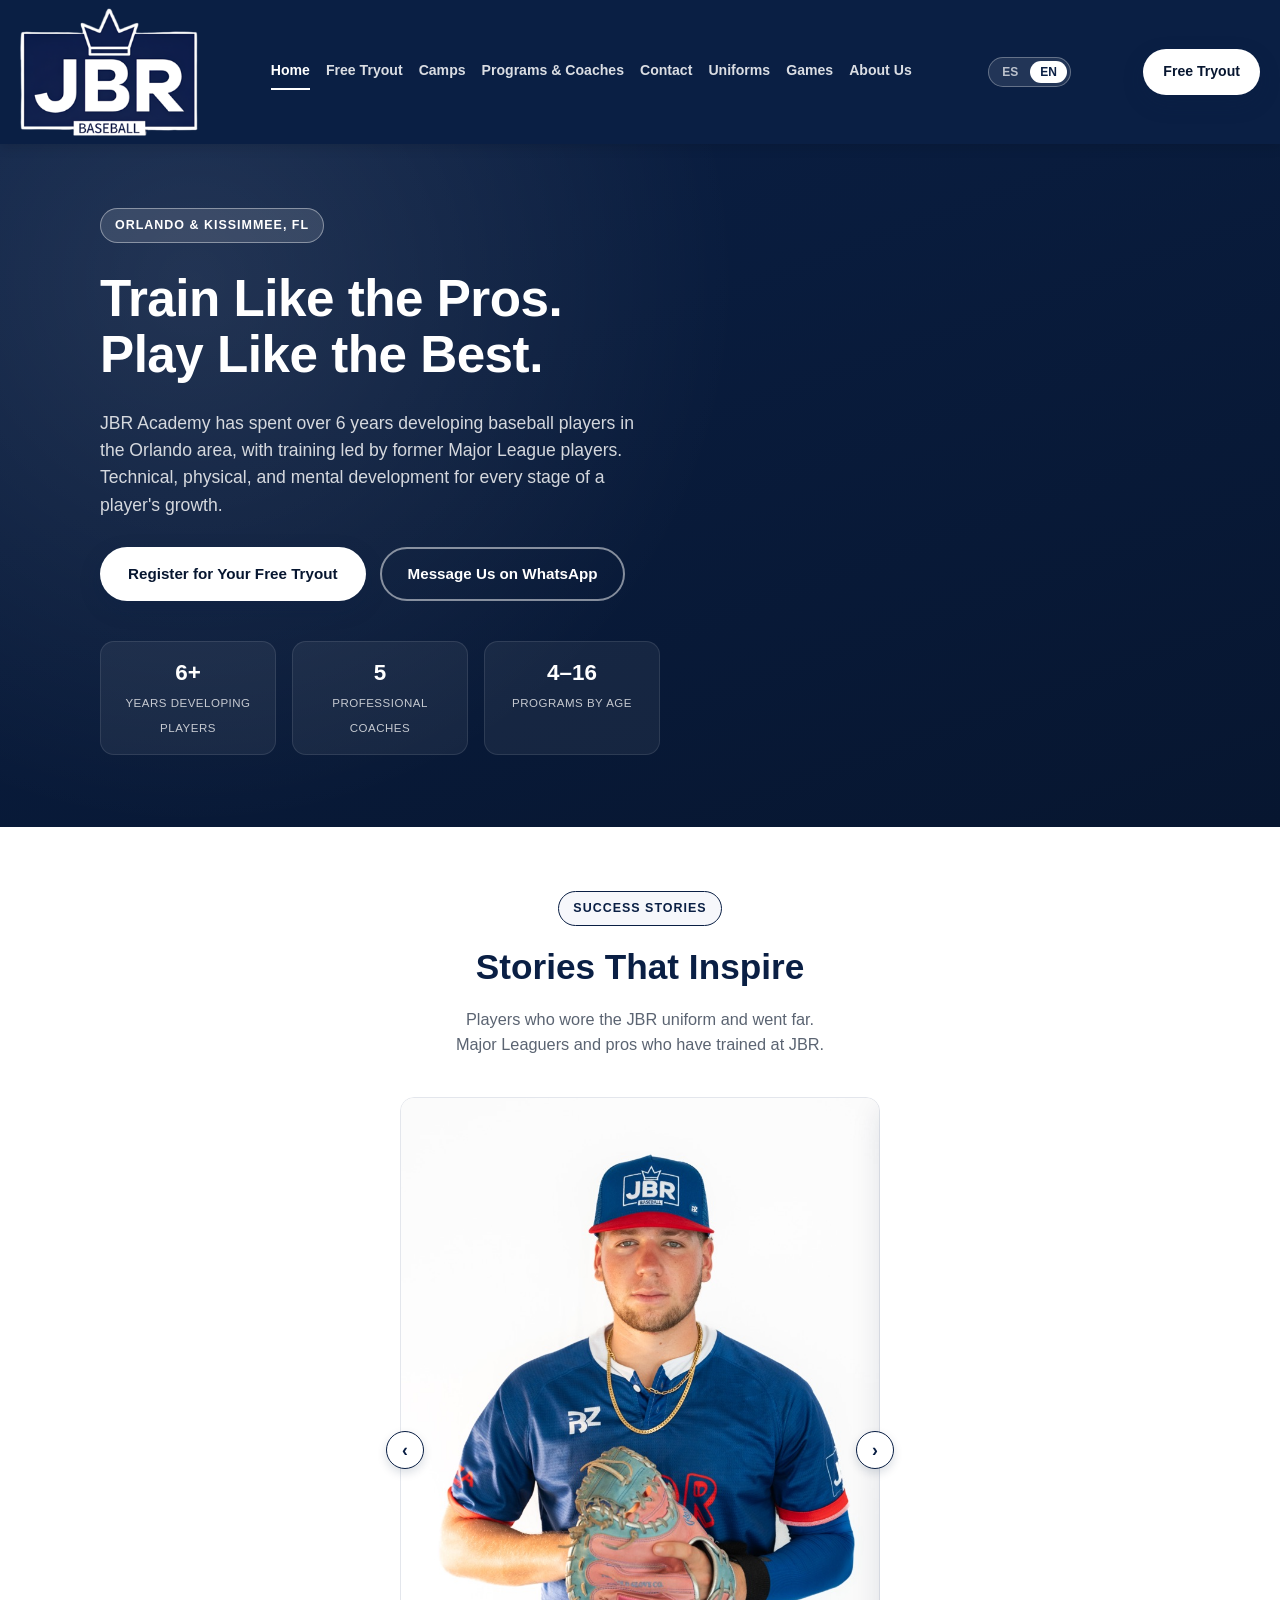
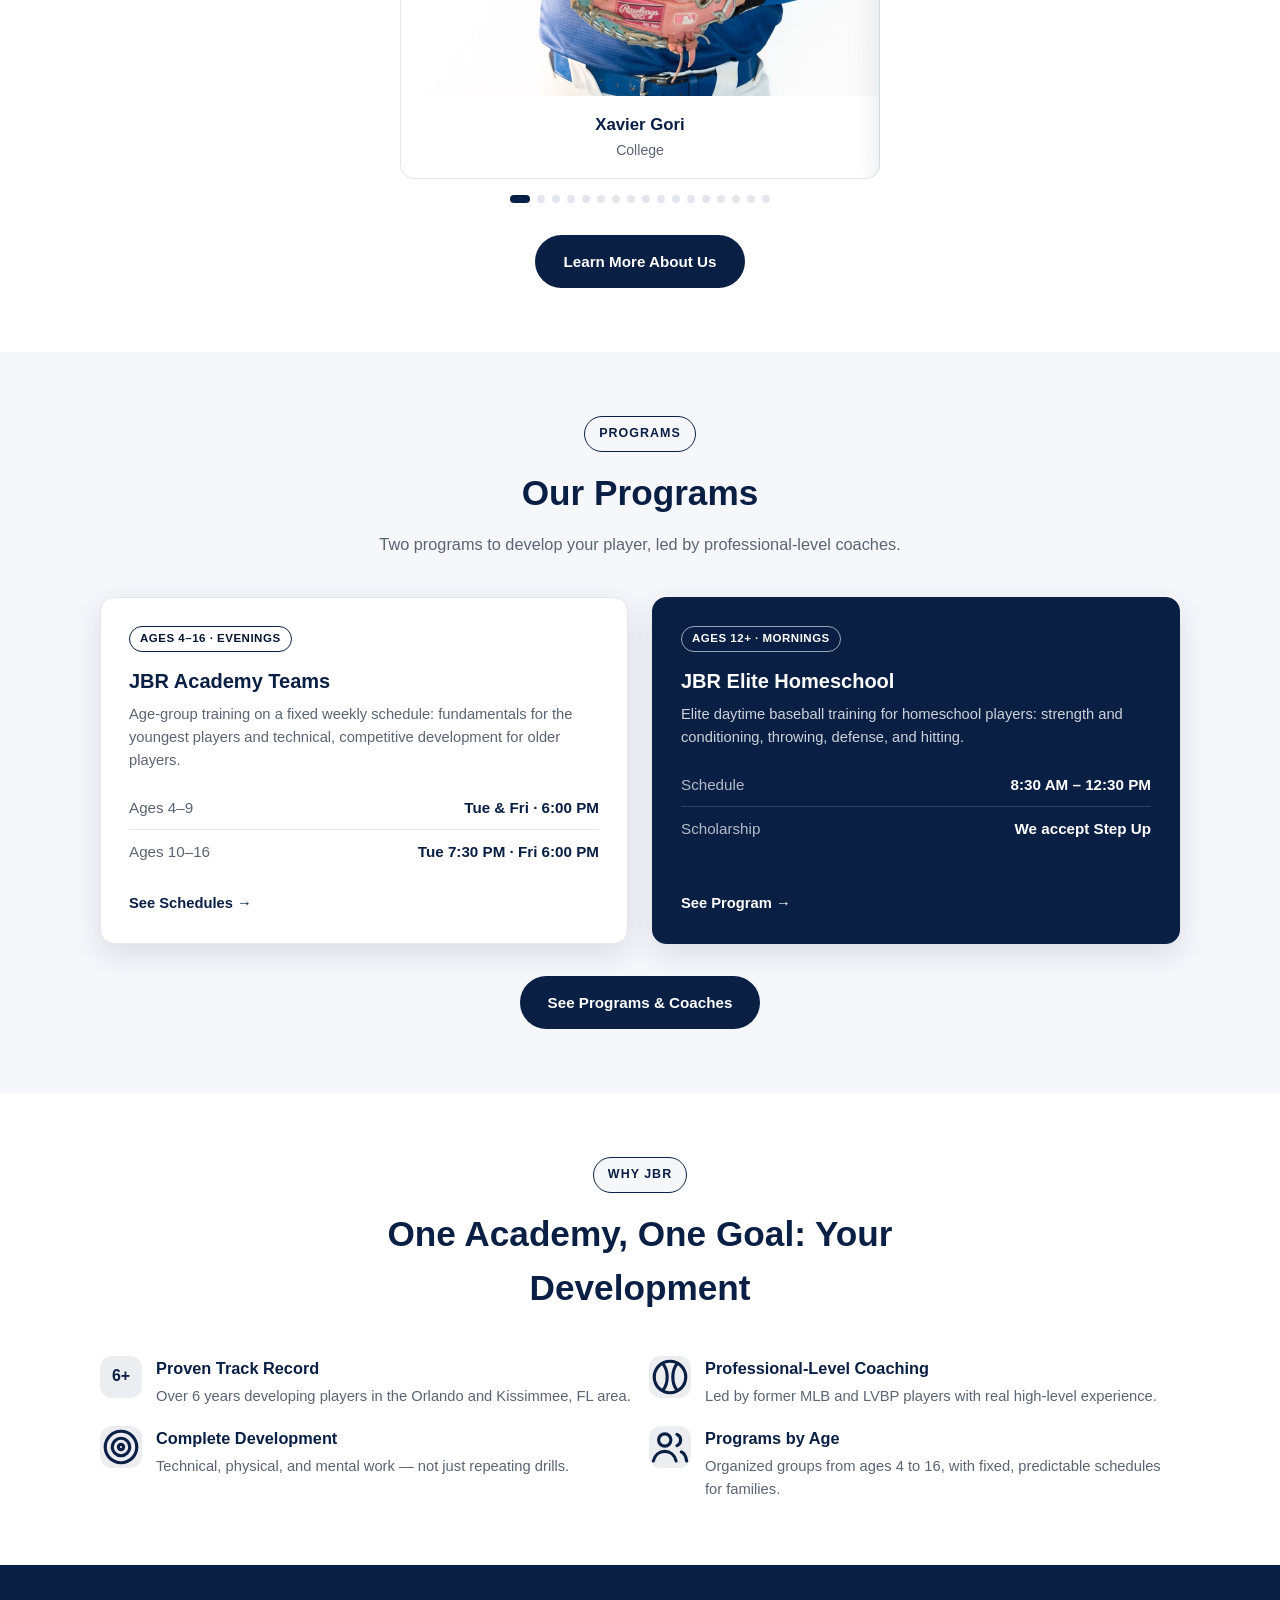
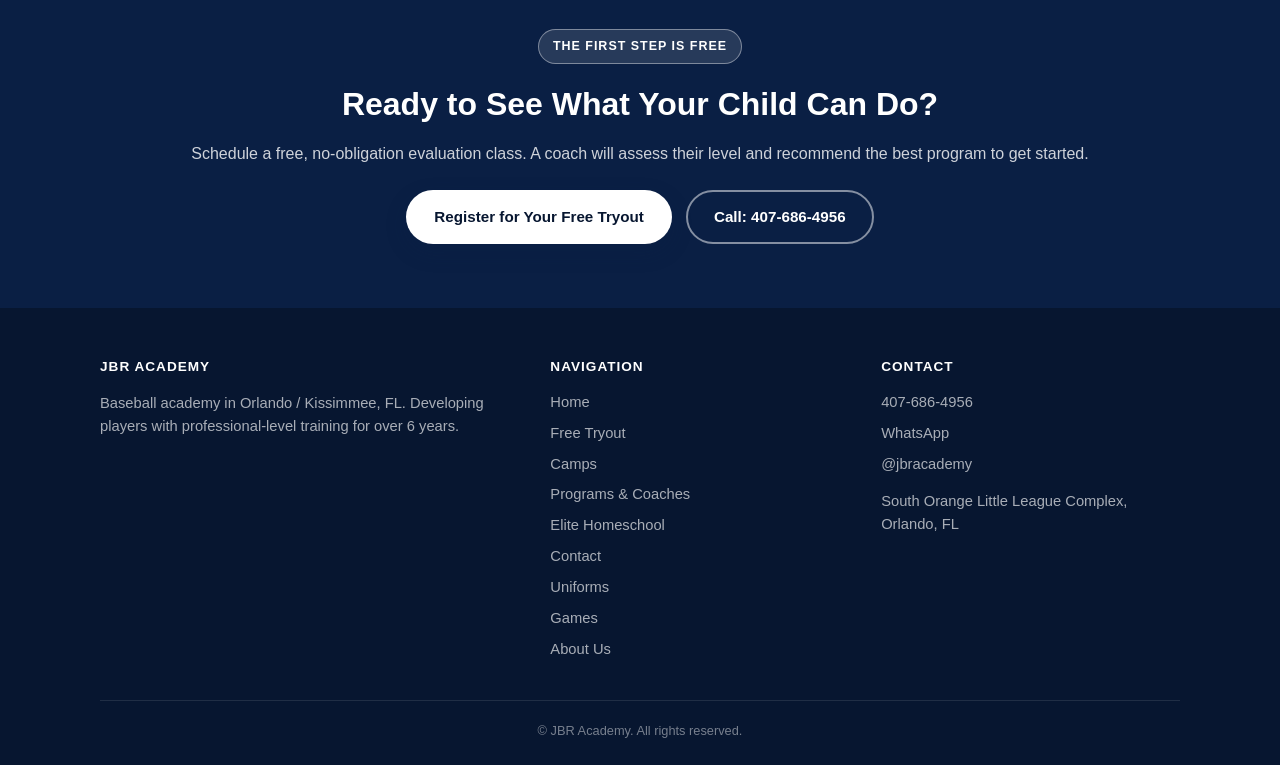
<file: site/index.html>
<!DOCTYPE html>
<html lang="es">
<head>
<meta charset="UTF-8">
<meta name="viewport" content="width=device-width, initial-scale=1.0">
<title>JBR Academy | Academia de béisbol en Orlando, FL</title>
<meta name="description" content="JBR Academy, academia de béisbol en Orlando/Kissimmee, FL. Entrenamiento con exjugadores de MLB. Regístrate a tu tryout gratis.">
<link rel="stylesheet" href="css/styles.css?v=11">
<link rel="stylesheet" href="css/i18n.css">
<link rel="stylesheet" href="css/campamentos.css?v=5">
</head>
<body>

<header class="site-header">
  <div class="container">
    <a href="index.html" class="brand">
      <span class="brand-badge"><img src="assets/logo.png?v=2" alt="JBR Academy" class="brand-mark"></span>
    </a>
    <nav class="main-nav">
      <a href="index.html" class="active" data-i18n="nav.home">Inicio</a>
      <a href="tryout.html" data-i18n="nav.tryout">Free Tryout</a>
      <a href="campamentos.html" data-i18n="nav.camps">Campamentos</a>
      <a href="programas.html" data-i18n="nav.programs">Programas y Coaches</a>
      <a href="contacto.html" data-i18n="nav.contact">Contacto</a>
      <a href="uniformes.html" data-i18n="nav.uniforms">Uniformes</a>
      <a href="juegos.html" data-i18n="nav.games">Juegos</a>
      <a href="conocenos.html" data-i18n="nav.about">Conócenos</a>
    </nav>
    <div class="lang-switch">
      <button class="lang-btn" data-lang="es">ES</button>
      <button class="lang-btn" data-lang="en">EN</button>
    </div>
    <a href="tryout.html" class="btn btn-white header-cta" data-i18n="nav.ctaButton">Tryout Gratis</a>
    <button class="menu-toggle" aria-label="Abrir menú" onclick="document.getElementById('mobileMenu').classList.toggle('open')">☰</button>
  </div>
  <div class="mobile-menu" id="mobileMenu">
    <a href="index.html" data-i18n="nav.home">Inicio</a>
    <a href="tryout.html" data-i18n="nav.tryout">Free Tryout</a>
    <a href="campamentos.html" data-i18n="nav.camps">Campamentos</a>
    <a href="programas.html" data-i18n="nav.programs">Programas y Coaches</a>
    <a href="contacto.html" data-i18n="nav.contact">Contacto</a>
    <a href="uniformes.html" data-i18n="nav.uniforms">Uniformes</a>
    <a href="juegos.html" data-i18n="nav.games">Juegos</a>
    <a href="conocenos.html" data-i18n="nav.about">Conócenos</a>
    <div class="lang-switch">
      <button class="lang-btn" data-lang="es">ES</button>
      <button class="lang-btn" data-lang="en">EN</button>
    </div>
    <a href="tryout.html" class="btn btn-white btn-block" data-i18n="home.hero.ctaPrimary">Regístrate a tu Tryout Gratis</a>
  </div>
</header>

<section class="hero">
  <div class="container">
    <span class="eyebrow" data-i18n="home.hero.badge">Orlando &amp; Kissimmee, FL</span>
    <h1 data-i18n-html="home.hero.title">Entrena como los pros.<br>Juega como los <span>mejores</span>.</h1>
    <p class="lead" data-i18n="home.hero.lead">JBR Academy lleva más de 6 años formando jugadores de béisbol en el área de Orlando, con entrenamiento dirigido por exjugadores de Grandes Ligas. Desarrollo técnico, físico y mental para cada etapa del jugador.</p>
    <div class="hero-actions">
      <a href="tryout.html" class="btn btn-white" data-i18n="home.hero.ctaPrimary">Regístrate a tu Tryout Gratis</a>
      <a href="https://wa.me/14076864956" class="btn btn-outline" target="_blank" rel="noopener" data-i18n="home.hero.ctaSecondary">Escríbenos por WhatsApp</a>
    </div>
    <div class="hero-stats">
      <div><strong data-i18n="home.stats.years">+6</strong><span data-i18n="home.stats.yearsLabel">Años formando jugadores</span></div>
      <div><strong data-i18n="home.stats.coaches">5</strong><span data-i18n="home.stats.coachesLabel">Coaches profesionales</span></div>
      <div><strong data-i18n="home.stats.programs">4–16</strong><span data-i18n="home.stats.programsLabel">Programas por edad</span></div>
    </div>
  </div>
</section>

<section class="camp-promo" id="campPromo" hidden>
  <div class="container">
    <div class="camp-promo-inner">
      <div>
        <span class="camp-next-label" data-i18n="camps.next.label">Próximo campamento</span>
        <strong data-promo-name></strong>
        <p data-promo-dates></p>
      </div>
      <a href="campamentos.html#inscripcion" class="btn btn-white" data-i18n="camps.promo.cta">Inscríbete aquí</a>
    </div>
  </div>
</section>

<section>
  <div class="container">
    <div class="section-head">
      <span class="eyebrow" data-i18n="home.success.eyebrow">Historias de éxito</span>
      <h2 data-i18n="home.success.title">Historias que inspiran</h2>
      <p data-i18n-html="home.success.lead">Jugadores que vistieron el uniforme de JBR y llegaron lejos.<br>Peloteros de Grandes Ligas y profesionales que han entrenado en JBR.</p>
    </div>

    <div class="carousel" data-interval="4000">
      <div class="carousel-viewport">
        <div class="carousel-track">
          <div class="carousel-slide"><div class="carousel-card"><div class="carousel-photo"><img src="assets/historias-exito/xavier-gori.jpg" alt="Xavier Gori"></div><div class="carousel-caption"><div class="name" data-i18n="story.xavierGori.name">Xavier Gori</div><div class="detail" data-i18n="story.xavierGori.detail">College</div></div></div></div>
          <div class="carousel-slide"><div class="carousel-card"><div class="carousel-photo"><img src="assets/historias-exito/contreras-1.jpg" alt="Willson y William Contreras"></div><div class="carousel-caption"><div class="name" data-i18n="visit.contrerasBoth.name">Willson &amp; William Contreras</div><div class="detail" data-i18n="visit.contrerasBoth.detail">Jugadores de MLB · Temporada baja en JBR</div></div></div></div>
          <div class="carousel-slide"><div class="carousel-card"><div class="carousel-photo"><img src="assets/historias-exito/ander-elorriaga.jpg" alt="Ander Elorriaga"></div><div class="carousel-caption"><div class="name" data-i18n="story.anderElorriaga.name">Ander Elorriaga</div><div class="detail" data-i18n="story.anderElorriaga.detail">D1 College</div></div></div></div>
          <div class="carousel-slide"><div class="carousel-card"><div class="carousel-photo"><img src="assets/historias-exito/carlos-cordero.jpg" alt="Carlos Cordero"></div><div class="carousel-caption"><div class="name" data-i18n="story.carlosCordero.name">Carlos Cordero</div><div class="detail" data-i18n="story.carlosCordero.detail">D1 College</div></div></div></div>
          <div class="carousel-slide"><div class="carousel-card"><div class="carousel-photo pos-top"><img src="assets/historias-exito/ali-castillo.jpg" alt="Ali Castillo"></div><div class="carousel-caption"><div class="name" data-i18n="visit.aliCastillo.name">Ali Castillo</div><div class="detail" data-i18n="visit.aliCastillo.detail">Profesional · Entrenó con nosotros</div></div></div></div>
          <div class="carousel-slide"><div class="carousel-card"><div class="carousel-photo"><img src="assets/historias-exito/dj-macares-ayden-johnson.jpg" alt="DJ Macares y Ayden Johnson"></div><div class="carousel-caption"><div class="name" data-i18n="story.djAyden.name">DJ Macares &amp; Ayden Johnson</div><div class="detail" data-i18n="story.djAyden.detail">Sistema SF Giants &amp; Oakland Athletics</div></div></div></div>
          <div class="carousel-slide"><div class="carousel-card"><div class="carousel-photo pos-gavalo"><img src="assets/historias-exito/fabian-gavalo.jpg" alt="Fabian Gavalo"></div><div class="carousel-caption"><div class="name" data-i18n="story.fabianGavalo.name">Fabian Gavalo</div><div class="detail" data-i18n="story.fabianGavalo.detail">College</div></div></div></div>
          <div class="carousel-slide"><div class="carousel-card"><div class="carousel-photo"><img src="assets/historias-exito/hernan-perez.jpg" alt="Hernan Perez"></div><div class="carousel-caption"><div class="name" data-i18n="visit.hernanPerez.name">Hernan Perez</div><div class="detail" data-i18n="visit.hernanPerez.detail">Profesional</div></div></div></div>
          <div class="carousel-slide"><div class="carousel-card"><div class="carousel-photo"><img src="assets/historias-exito/geronimo-fermin.jpg" alt="Geronimo Fermin"></div><div class="carousel-caption"><div class="name" data-i18n="story.geronimoFermin.name">Geronimo Fermin</div><div class="detail" data-i18n="story.geronimoFermin.detail">Sistema Arizona Diamondbacks</div></div></div></div>
          <div class="carousel-slide"><div class="carousel-card"><div class="carousel-photo"><img src="assets/historias-exito/jhoander-irigoyen.jpg" alt="Jhoander Irigoyen"></div><div class="carousel-caption"><div class="name" data-i18n="story.jhoanderIrigoyen.name">Jhoander Irigoyen</div><div class="detail" data-i18n="story.jhoanderIrigoyen.detail">Sistema Chicago Cubs</div></div></div></div>
          <div class="carousel-slide"><div class="carousel-card"><div class="carousel-photo"><img src="assets/historias-exito/alvaro-gonzalez.jpg" alt="Alvaro Gonzalez"></div><div class="carousel-caption"><div class="name" data-i18n="visit.alvaroGonzalez.name">Alvaro Gonzalez</div><div class="detail" data-i18n="visit.alvaroGonzalez.detail">Profesional</div></div></div></div>
          <div class="carousel-slide"><div class="carousel-card"><div class="carousel-photo"><img src="assets/historias-exito/juan-orozco.jpg" alt="Juan Orozco"></div><div class="carousel-caption"><div class="name" data-i18n="story.juanOrozco.name">Juan Orozco</div><div class="detail" data-i18n="story.juanOrozco.detail">D1 College</div></div></div></div>
          <div class="carousel-slide"><div class="carousel-card"><div class="carousel-photo"><img src="assets/historias-exito/miguel-figueroa.jpg" alt="Miguel Figueroa"></div><div class="carousel-caption"><div class="name" data-i18n="story.miguelFigueroa.name">Miguel Figueroa</div><div class="detail" data-i18n="story.miguelFigueroa.detail">College</div></div></div></div>
          <div class="carousel-slide"><div class="carousel-card"><div class="carousel-photo"><img src="assets/historias-exito/adrian-almeida.jpg" alt="Adrian Almeida"></div><div class="carousel-caption"><div class="name" data-i18n="visit.adrianAlmeida.name">Adrian Almeida</div><div class="detail" data-i18n="visit.adrianAlmeida.detail">Profesional</div></div></div></div>
          <div class="carousel-slide"><div class="carousel-card"><div class="carousel-photo"><img src="assets/historias-exito/miguel-allegri.jpg" alt="Miguel Allegri"></div><div class="carousel-caption"><div class="name" data-i18n="story.miguelAllegri.name">Miguel Allegri</div><div class="detail" data-i18n="story.miguelAllegri.detail">College</div></div></div></div>
          <div class="carousel-slide"><div class="carousel-card"><div class="carousel-photo"><img src="assets/historias-exito/isaias-ducasse.jpg" alt="Isaias Ducasse"></div><div class="carousel-caption"><div class="name" data-i18n="story.isaiasDucasse.name">Isaias Ducasse</div><div class="detail" data-i18n="story.isaiasDucasse.detail">D1 College</div></div></div></div>
          <div class="carousel-slide"><div class="carousel-card"><div class="carousel-photo"><img src="assets/historias-exito/contreras-2.jpg" alt="William Contreras"></div><div class="carousel-caption"><div class="name" data-i18n="visit.williamContreras.name">William Contreras</div><div class="detail" data-i18n="visit.williamContreras.detail">Jugador de MLB · Temporada baja en JBR</div></div></div></div>
        </div>
      </div>
      <button class="carousel-arrow prev" aria-label="Anterior">‹</button>
      <button class="carousel-arrow next" aria-label="Siguiente">›</button>
      <div class="carousel-dots"></div>
    </div>

    <div style="text-align:center; margin-top:32px;">
      <a href="conocenos.html" class="btn btn-navy" data-i18n="home.success.viewMore">Conócenos más</a>
    </div>
  </div>
</section>

<section class="bg-off">
  <div class="container">
    <div class="section-head">
      <span class="eyebrow" data-i18n="home.programs.eyebrow">Programas</span>
      <h2 data-i18n="home.programs.title">Nuestros programas</h2>
      <p data-i18n="home.programs.lead">Dos programas para desarrollar a tu jugador, dirigidos por coaches de nivel profesional.</p>
    </div>
    <div class="grid-2 programs-duo">
      <div class="card program-card">
        <span class="tag" data-i18n="prog.teams.tag">4 a 16 años · Tardes</span>
        <h3 data-i18n="prog.teams.title">JBR Academy Teams</h3>
        <p class="program-text" data-i18n="prog.teams.text">Grupos por edad con horario fijo semanal: fundamentos para los más pequeños y desarrollo técnico y competitivo para los mayores.</p>
        <div class="schedule-row"><span data-i18n="prog.teams.r1">4 a 9 años</span><span data-i18n="prog.teams.r1v">Mar. y vie. · 6:00 PM</span></div>
        <div class="schedule-row"><span data-i18n="prog.teams.r2">10 a 16 años</span><span data-i18n="prog.teams.r2v">Mar. 7:30 PM · Vie. 6:00 PM</span></div>
        <a href="programas.html#academy-teams" class="program-link" data-i18n="prog.teams.cta">Ver horarios</a>
      </div>
      <div class="card program-card program-card--elite">
        <span class="tag" data-i18n="prog.hs.tag">12+ años · Mañanas</span>
        <h3 data-i18n="prog.hs.title">JBR Elite Homeschool</h3>
        <p class="program-text" data-i18n="prog.hs.text">Entrenamiento élite de béisbol en horario de día para jugadores que estudian en casa: preparación física, lanzamiento, defensa y bateo.</p>
        <div class="schedule-row"><span data-i18n="prog.hs.r1">Horario</span><span data-i18n="prog.hs.r1v">8:30 AM – 12:30 PM</span></div>
        <div class="schedule-row"><span data-i18n="prog.hs.r2">Beca</span><span data-i18n="prog.hs.r2v">Aceptamos Step Up</span></div>
        <a href="homeschool.html" class="program-link" data-i18n="prog.hs.cta">Ver programa</a>
      </div>
    </div>
    <div style="text-align:center; margin-top:32px;">
      <a href="programas.html" class="btn btn-navy" data-i18n="home.programs.viewMore">Ver programas y coaches</a>
    </div>
  </div>
</section>

<section>
  <div class="container">
    <div class="section-head">
      <span class="eyebrow" data-i18n="home.why.eyebrow">Por qué JBR</span>
      <h2 data-i18n="home.why.title">Una academia, un solo objetivo: tu desarrollo</h2>
    </div>
    <div class="feature-list">
      <div class="feature">
        <div class="feature-icon">6+</div>
        <div>
          <h4 data-i18n="home.why.f1Title">Trayectoria comprobada</h4>
          <p data-i18n="home.why.f1Text">Más de 6 años formando jugadores en el área de Orlando y Kissimmee, FL.</p>
        </div>
      </div>
      <div class="feature">
        <div class="feature-icon"><svg class="ico" viewBox="0 0 24 24" fill="none" stroke="currentColor" stroke-width="1.8" stroke-linecap="round" stroke-linejoin="round" aria-hidden="true"><circle cx="12" cy="12" r="9"/><path d="M8 4.5c1.6 2 2.4 4.6 2.4 7.5S9.6 17.5 8 19.5M16 4.5c-1.6 2-2.4 4.6-2.4 7.5s.8 5.5 2.4 7.5"/></svg></div>
        <div>
          <h4 data-i18n="home.why.f2Title">Coaching de nivel profesional</h4>
          <p data-i18n="home.why.f2Text">Dirigido por exjugadores de MLB y de la LVBP con experiencia real de alto nivel.</p>
        </div>
      </div>
      <div class="feature">
        <div class="feature-icon"><svg class="ico" viewBox="0 0 24 24" fill="none" stroke="currentColor" stroke-width="1.8" stroke-linecap="round" stroke-linejoin="round" aria-hidden="true"><circle cx="12" cy="12" r="9"/><circle cx="12" cy="12" r="5"/><circle cx="12" cy="12" r="1.5"/></svg></div>
        <div>
          <h4 data-i18n="home.why.f3Title">Desarrollo integral</h4>
          <p data-i18n="home.why.f3Text">Trabajo técnico, físico y mental, no solo repetición de drills.</p>
        </div>
      </div>
      <div class="feature">
        <div class="feature-icon"><svg class="ico" viewBox="0 0 24 24" fill="none" stroke="currentColor" stroke-width="1.8" stroke-linecap="round" stroke-linejoin="round" aria-hidden="true"><circle cx="9" cy="8" r="3.5"/><path d="M2.5 20c.8-3.5 3.4-5.5 6.5-5.5s5.7 2 6.5 5.5"/><path d="M16 4.8a3.5 3.5 0 0 1 0 6.4M18.5 14.8c1.6.8 2.7 2.6 3 5.2"/></svg></div>
        <div>
          <h4 data-i18n="home.why.f4Title">Programas por edad</h4>
          <p data-i18n="home.why.f4Text">Grupos organizados de 4 a 16 años, con horarios fijos y predecibles para las familias.</p>
        </div>
      </div>
    </div>
  </div>
</section>

<section class="bg-navy">
  <div class="container">
    <div class="cta-banner" style="background:none; padding:0; margin:0; max-width:none;">
      <span class="eyebrow" style="margin:0 auto 16px;" data-i18n="home.cta.eyebrow">El primer paso es gratis</span>
      <h2 data-i18n="home.cta.title">¿Listo para ver de qué es capaz tu hijo/a?</h2>
      <p data-i18n="home.cta.lead">Agenda una clase de evaluación gratuita, sin compromiso. Un coach evaluará
        su nivel y te recomendará el mejor programa para empezar.</p>
      <div class="cta-actions">
        <a href="tryout.html" class="btn btn-white" data-i18n="home.hero.ctaPrimary">Regístrate a tu Tryout Gratis</a>
        <a href="tel:+14076864956" class="btn btn-outline" data-i18n="home.cta.call">Llamar: 407-686-4956</a>
      </div>
    </div>
  </div>
</section>

<footer class="site-footer">
  <div class="container">
    <div class="footer-grid">
      <div>
        <h5 data-i18n="footer.brandTitle">JBR Academy</h5>
        <p data-i18n="footer.tagline">Academia de béisbol en Orlando / Kissimmee, FL. Formando jugadores con entrenamiento de nivel profesional desde hace más de 6 años.</p>
      </div>
      <div>
        <h5 data-i18n="footer.navTitle">Navegación</h5>
        <a href="index.html" data-i18n="nav.home">Inicio</a>
        <a href="tryout.html" data-i18n="nav.tryout">Free Tryout</a>
        <a href="campamentos.html" data-i18n="nav.camps">Campamentos</a>
        <a href="programas.html" data-i18n="nav.programs">Programas y Coaches</a>
        <a href="homeschool.html" data-i18n="nav.homeschool">Elite Homeschool</a>
        <a href="contacto.html" data-i18n="nav.contact">Contacto</a>
        <a href="uniformes.html" data-i18n="nav.uniforms">Uniformes</a>
        <a href="juegos.html" data-i18n="nav.games">Juegos</a>
        <a href="conocenos.html" data-i18n="nav.about">Conócenos</a>
      </div>
      <div>
        <h5 data-i18n="footer.contactTitle">Contacto</h5>
        <a href="tel:+14076864956">407-686-4956</a>
        <a href="https://wa.me/14076864956" target="_blank" rel="noopener">WhatsApp</a>
        <a href="https://www.instagram.com/jbracademy/" target="_blank" rel="noopener">@jbracademy</a>
        <p data-i18n="footer.address">South Orange Little League Complex, Orlando, FL</p>
      </div>
    </div>
    <div class="footer-bottom" data-i18n="footer.rights">© JBR Academy. Todos los derechos reservados.</div>
  </div>
</footer>

<script src="js/i18n-data.js?v=22"></script>
<script src="js/i18n.js"></script>
<script src="js/campamentos-data.js?v=3"></script>
<script src="js/camp-promo.js?v=1"></script>
<script src="js/carousel.js"></script>
</body>
</html>
</file>
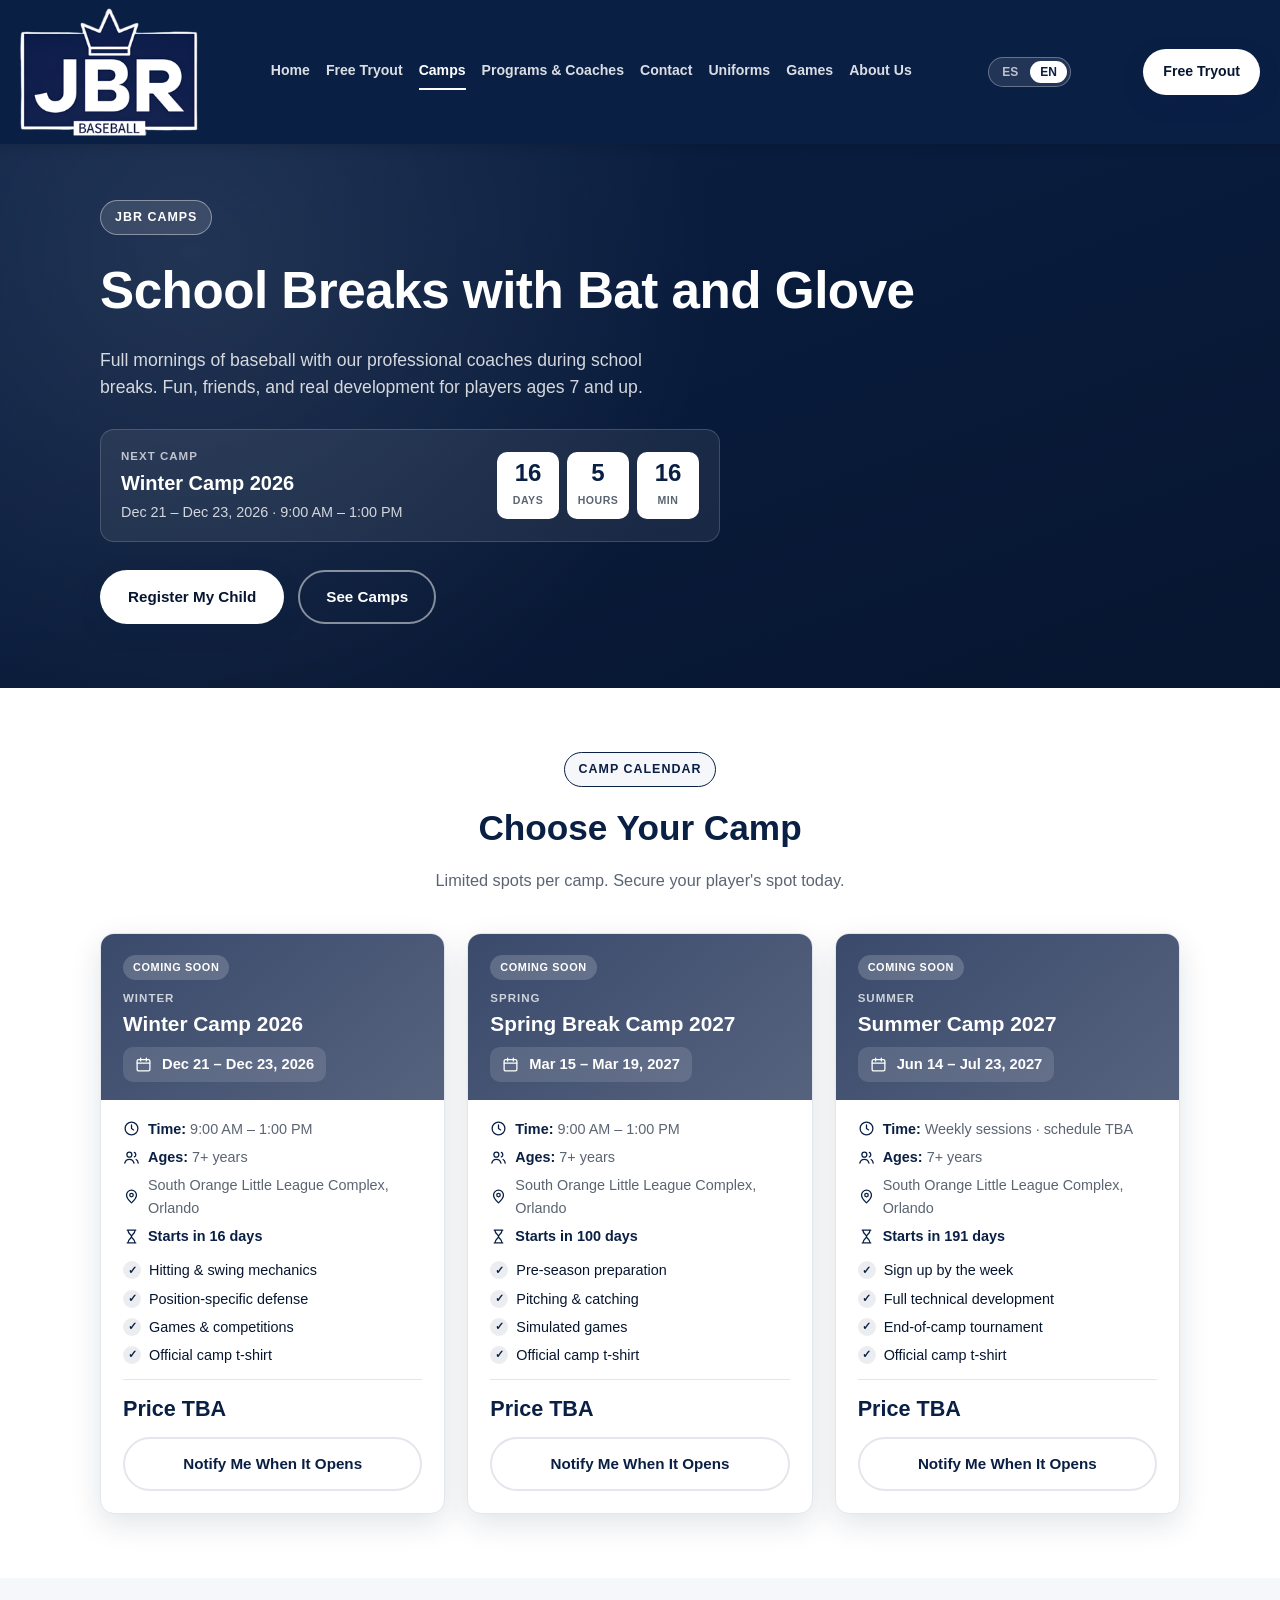
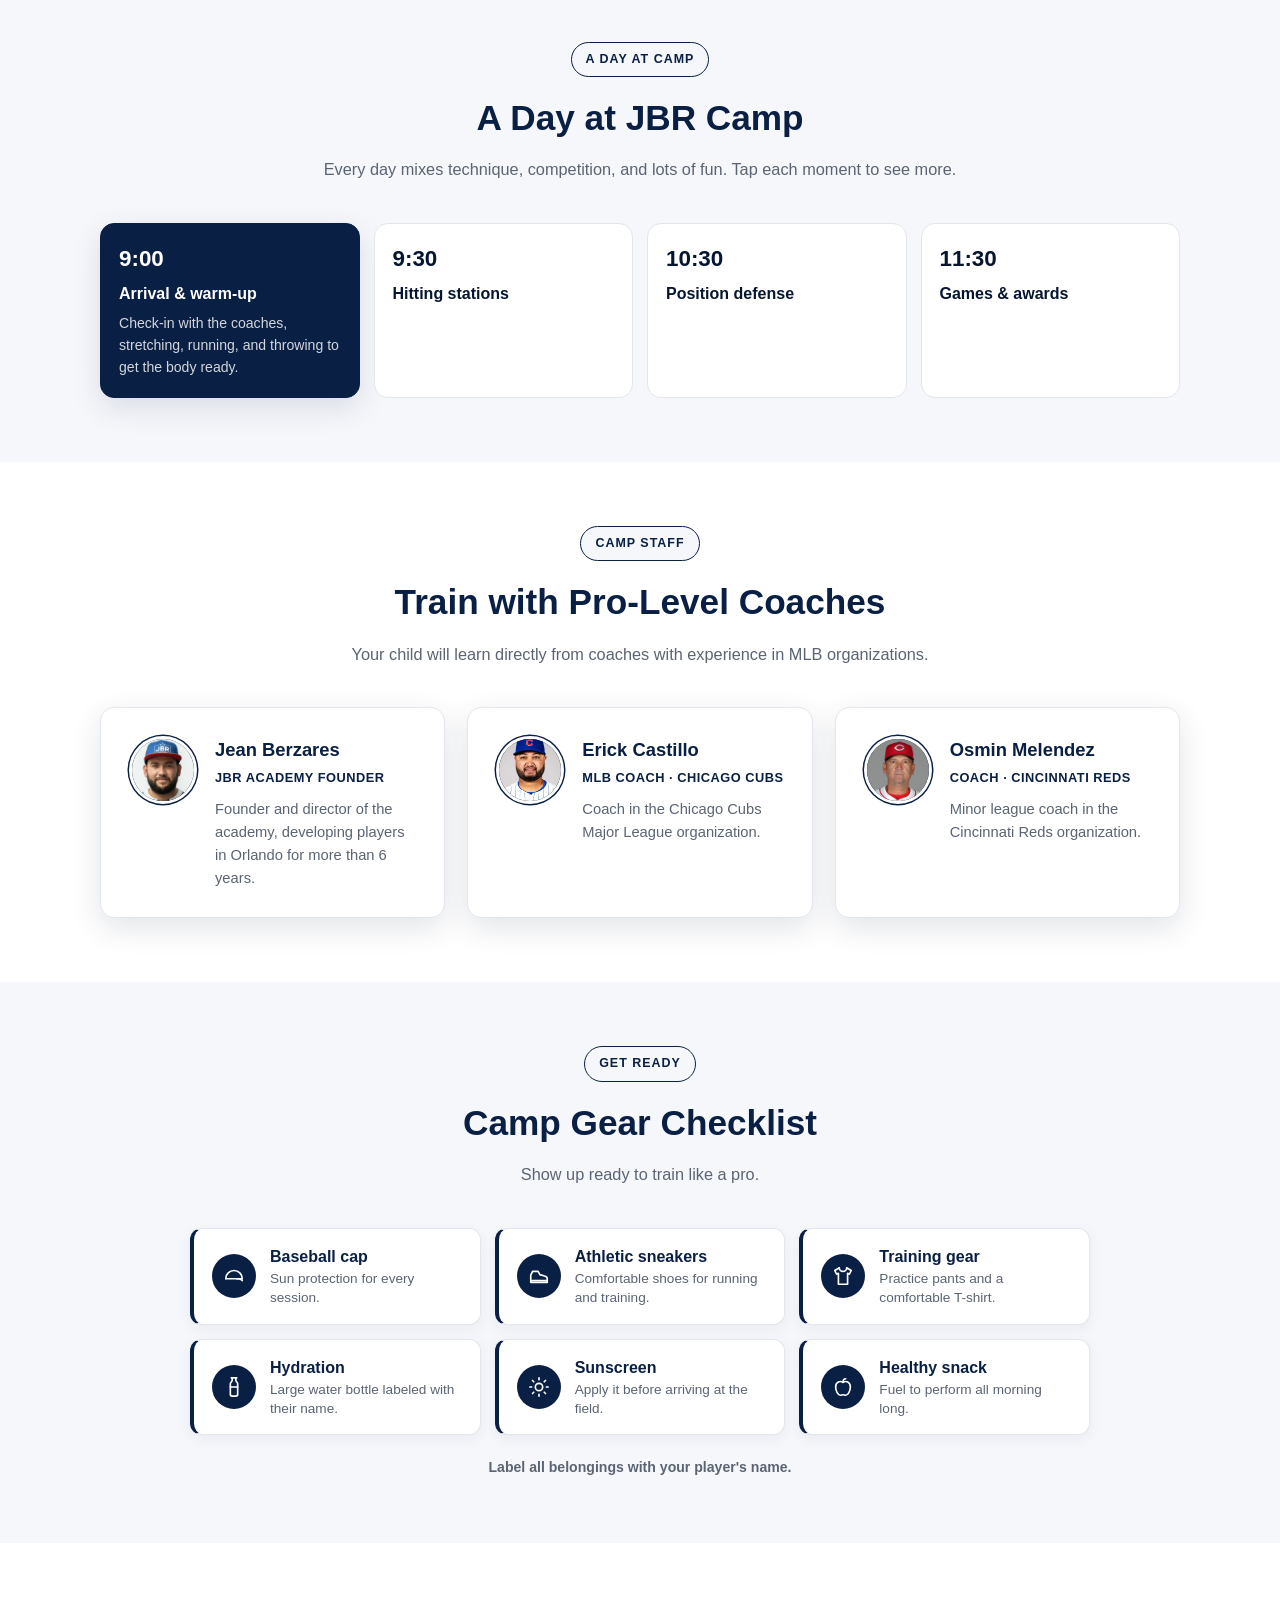
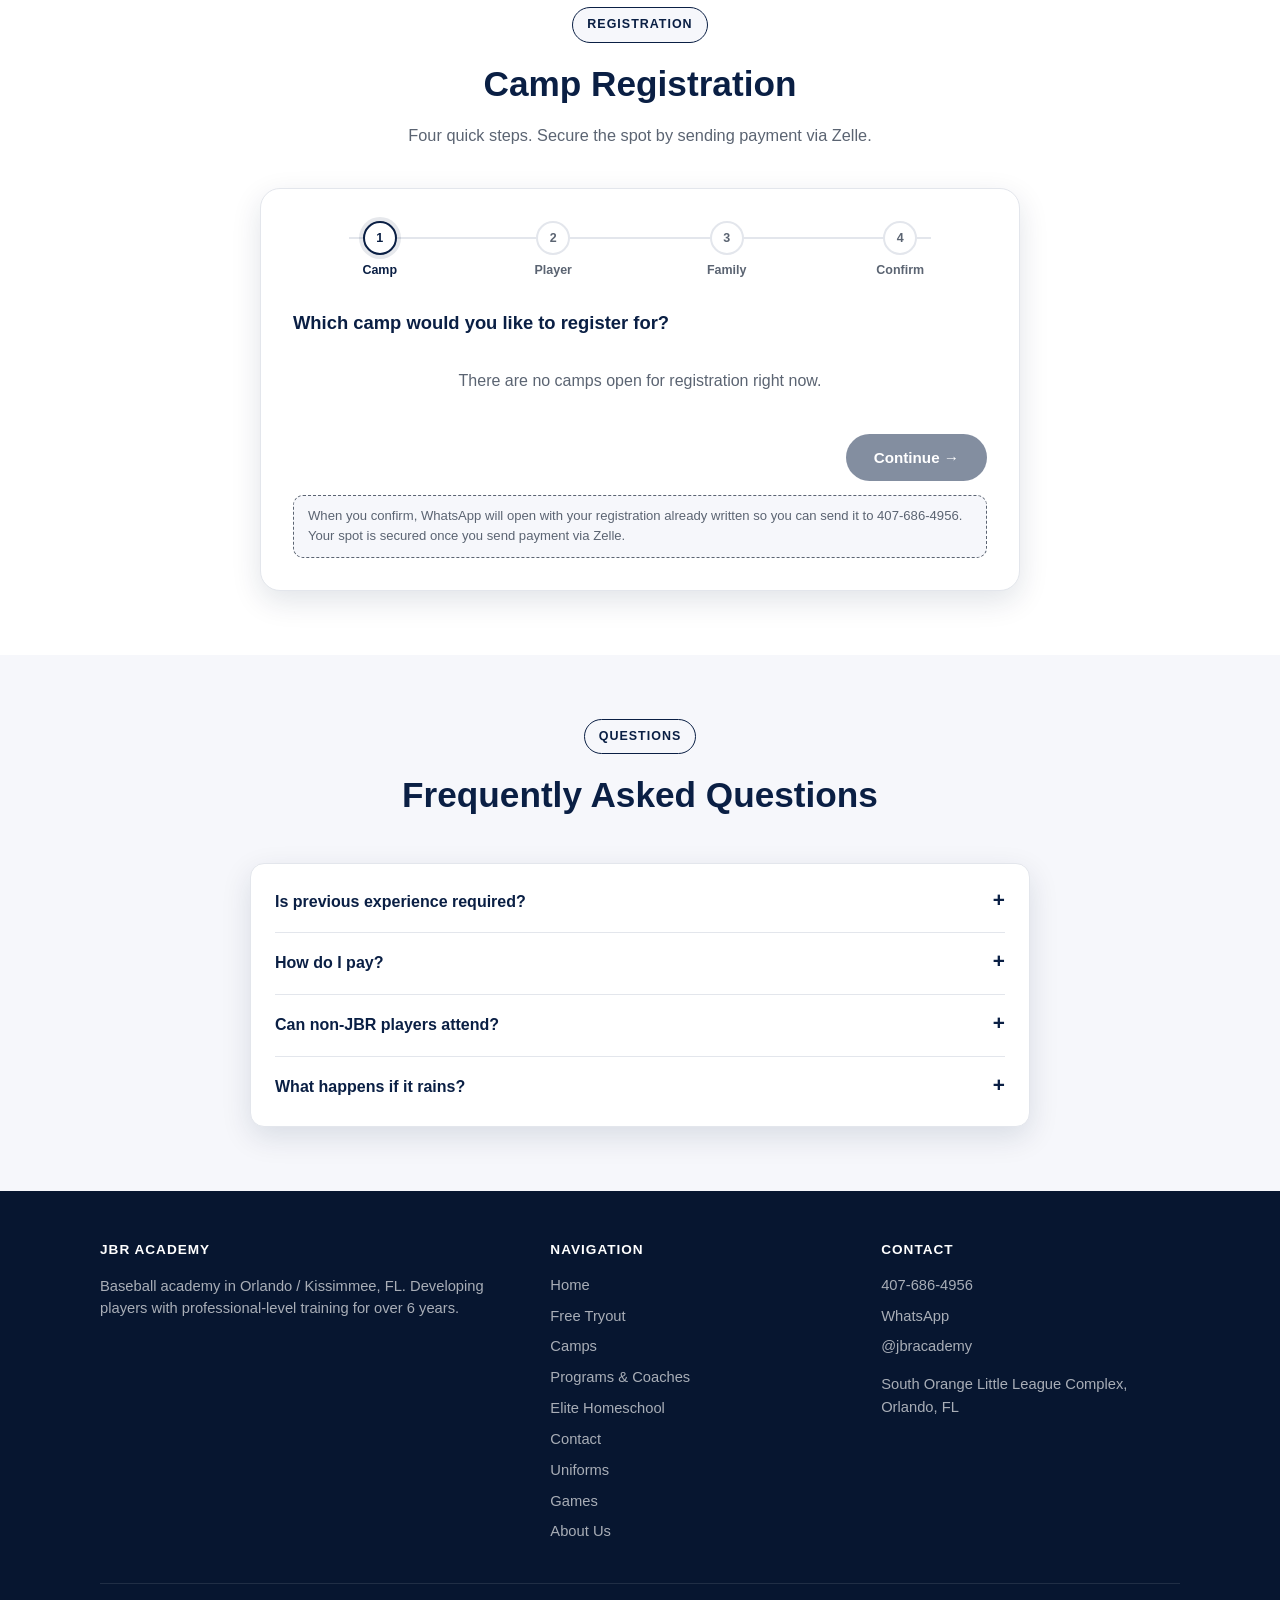
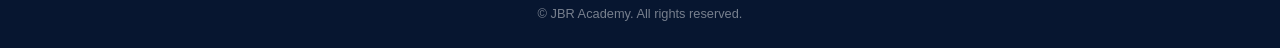
<file: site/campamentos.html>
<!DOCTYPE html>
<html lang="es">
<head>
<meta charset="UTF-8">
<meta name="viewport" content="width=device-width, initial-scale=1.0">
<title>Campamentos de béisbol | JBR Academy</title>
<meta name="description" content="Campamentos de béisbol de JBR Academy en Orlando, FL: Thanksgiving, invierno, Spring Break y verano para jugadores de 7 años en adelante. Inscríbete en línea.">
<link rel="stylesheet" href="css/styles.css?v=11">
<link rel="stylesheet" href="css/i18n.css">
<link rel="stylesheet" href="css/campamentos.css?v=5">
</head>
<body>

<header class="site-header">
  <div class="container">
    <a href="index.html" class="brand">
      <span class="brand-badge"><img src="assets/logo.png?v=2" alt="JBR Academy" class="brand-mark"></span>
    </a>
    <nav class="main-nav">
      <a href="index.html" data-i18n="nav.home">Inicio</a>
      <a href="tryout.html" data-i18n="nav.tryout">Free Tryout</a>
      <a href="campamentos.html" class="active" data-i18n="nav.camps">Campamentos</a>
      <a href="programas.html" data-i18n="nav.programs">Programas y Coaches</a>
      <a href="contacto.html" data-i18n="nav.contact">Contacto</a>
      <a href="uniformes.html" data-i18n="nav.uniforms">Uniformes</a>
      <a href="juegos.html" data-i18n="nav.games">Juegos</a>
      <a href="conocenos.html" data-i18n="nav.about">Conócenos</a>
    </nav>
    <div class="lang-switch">
      <button class="lang-btn" data-lang="es">ES</button>
      <button class="lang-btn" data-lang="en">EN</button>
    </div>
    <a href="tryout.html" class="btn btn-white header-cta" data-i18n="nav.ctaButton">Tryout Gratis</a>
    <button class="menu-toggle" aria-label="Abrir menú" onclick="document.getElementById('mobileMenu').classList.toggle('open')">☰</button>
  </div>
  <div class="mobile-menu" id="mobileMenu">
    <a href="index.html" data-i18n="nav.home">Inicio</a>
    <a href="tryout.html" data-i18n="nav.tryout">Free Tryout</a>
    <a href="campamentos.html" data-i18n="nav.camps">Campamentos</a>
    <a href="programas.html" data-i18n="nav.programs">Programas y Coaches</a>
    <a href="contacto.html" data-i18n="nav.contact">Contacto</a>
    <a href="uniformes.html" data-i18n="nav.uniforms">Uniformes</a>
    <a href="juegos.html" data-i18n="nav.games">Juegos</a>
    <a href="conocenos.html" data-i18n="nav.about">Conócenos</a>
    <div class="lang-switch">
      <button class="lang-btn" data-lang="es">ES</button>
      <button class="lang-btn" data-lang="en">EN</button>
    </div>
  </div>
</header>

<section class="hero camp-hero">
  <div class="container">
    <span class="eyebrow" data-i18n="camps.hero.eyebrow">Campamentos JBR</span>
    <h1 data-i18n-html="camps.hero.title">Vacaciones con <span>bate y guante</span></h1>
    <p class="lead" data-i18n="camps.hero.lead">Mañanas completas de béisbol con nuestros coaches profesionales durante los recesos escolares. Diversión, amigos y desarrollo real para jugadores de 7 años en adelante.</p>

    <div class="camp-next" id="campNext" hidden>
      <div class="camp-next-info">
        <span class="camp-next-label" data-i18n="camps.next.label">Próximo campamento</span>
        <strong class="camp-next-name" id="campNextName"></strong>
        <span class="camp-next-dates" id="campNextDates"></span>
      </div>
      <div class="countdown" id="campCountdown" aria-live="polite">
        <div><strong data-cd="d">0</strong><span data-i18n="camps.cd.days">días</span></div>
        <div><strong data-cd="h">0</strong><span data-i18n="camps.cd.hours">horas</span></div>
        <div><strong data-cd="m">0</strong><span data-i18n="camps.cd.minutes">min</span></div>
      </div>
    </div>

    <div class="hero-actions">
      <a href="#inscripcion" class="btn btn-white" data-i18n="camps.hero.ctaRegister">Inscribir a mi hijo/a</a>
      <a href="#calendario" class="btn btn-outline" data-i18n="camps.hero.ctaSee">Ver campamentos</a>
    </div>
  </div>
</section>

<section id="calendario">
  <div class="container">
    <div class="section-head">
      <span class="eyebrow" data-i18n="camps.list.eyebrow">Calendario de campamentos</span>
      <h2 data-i18n="camps.list.title">Elige tu campamento</h2>
      <p data-i18n="camps.list.lead">Cupos limitados por campamento. Asegura el lugar de tu jugador/a desde ahora.</p>
    </div>
    <div class="camp-grid" id="campGrid"></div>
  </div>
</section>

<section class="bg-off">
  <div class="container">
    <div class="section-head">
      <span class="eyebrow" data-i18n="camps.day.eyebrow">Un día en el camp</span>
      <h2 data-i18n="camps.day.title">Así se vive un día JBR</h2>
      <p data-i18n="camps.day.lead">Cada jornada combina técnica, competencia y mucha diversión. Toca cada momento para ver más.</p>
    </div>
    <div class="day-timeline" id="dayTimeline">
      <button type="button" class="day-step active" data-step="0">
        <span class="day-time">9:00</span>
        <span class="day-title" data-i18n="camps.day.s1">Llegada y calentamiento</span>
        <span class="day-text" data-i18n="camps.day.s1t">Check-in con los coaches, estiramientos, carreras y lanzamiento para preparar el cuerpo.</span>
      </button>
      <button type="button" class="day-step" data-step="1">
        <span class="day-time">9:30</span>
        <span class="day-title" data-i18n="camps.day.s2">Estaciones de bateo</span>
        <span class="day-text" data-i18n="camps.day.s2t">Tee, soft toss y práctica en vivo para trabajar la mecánica del swing, en grupos por edad.</span>
      </button>
      <button type="button" class="day-step" data-step="2">
        <span class="day-time">10:30</span>
        <span class="day-title" data-i18n="camps.day.s3">Defensa por posición</span>
        <span class="day-text" data-i18n="camps.day.s3t">Infield, outfield, pitcheo y catcheo con correcciones personalizadas de cada coach.</span>
      </button>
      <button type="button" class="day-step" data-step="3">
        <span class="day-time">11:30</span>
        <span class="day-title" data-i18n="camps.day.s4">Juegos y premiación</span>
        <span class="day-text" data-i18n="camps.day.s4t">Competencias, juego simulado y reconocimiento al esfuerzo del día antes de la salida.</span>
      </button>
    </div>
  </div>
</section>

<section>
  <div class="container">
    <div class="section-head">
      <span class="eyebrow" data-i18n="camps.coaches.eyebrow">Staff del campamento</span>
      <h2 data-i18n="camps.coaches.title">Entrena con coaches de nivel profesional</h2>
      <p data-i18n="camps.coaches.lead">Tu hijo/a aprenderá directamente de coaches con experiencia en organizaciones de MLB.</p>
    </div>
    <div class="grid-3">
      <div class="card coach-card">
        <div class="coach-avatar"><img src="assets/historias-exito/coach-jean-berzares.jpg" alt="Jean Berzares"></div>
        <div>
          <h3>Jean Berzares</h3>
          <div class="coach-role" data-i18n="camps.coaches.jeanRole">Fundador de JBR Academy</div>
          <p class="coach-bio" data-i18n="camps.coaches.jeanBio">Fundador y director de la academia, formando jugadores en Orlando desde hace más de 6 años.</p>
        </div>
      </div>
      <div class="card coach-card">
        <div class="coach-avatar"><img src="assets/historias-exito/coach-erick-castillo-cubs.jpg" alt="Erick Castillo"></div>
        <div>
          <h3>Erick Castillo</h3>
          <div class="coach-role" data-i18n="camps.coaches.erickRole">Coach MLB · Chicago Cubs</div>
          <p class="coach-bio" data-i18n="camps.coaches.erickBio">Coach en la organización de los Chicago Cubs de Grandes Ligas.</p>
        </div>
      </div>
      <div class="card coach-card">
        <div class="coach-avatar"><img src="assets/historias-exito/coach-osmin-melendez.jpg" alt="Osmin Melendez"></div>
        <div>
          <h3>Osmin Melendez</h3>
          <div class="coach-role" data-i18n="camps.coaches.osminRole">Coach · Cincinnati Reds</div>
          <p class="coach-bio" data-i18n="camps.coaches.osminBio">Coach en ligas menores de la organización de los Cincinnati Reds.</p>
        </div>
      </div>
    </div>
  </div>
</section>

<section class="bg-off">
  <div class="container">
    <div class="section-head">
      <span class="eyebrow" data-i18n="camps.bring.eyebrow">Prepárate</span>
      <h2 data-i18n="camps.bring.title">Equipo para el campamento</h2>
      <p data-i18n="camps.bring.lead">Llega listo para entrenar como profesional.</p>
    </div>
    <div class="bring-grid">
      <div class="bring-item">
        <span class="bring-icon"><svg viewBox="0 0 24 24" fill="none" stroke="currentColor" stroke-width="1.8" stroke-linecap="round" stroke-linejoin="round" aria-hidden="true"><path d="M3 15a9 9 0 0 1 18 0"/><path d="M3 15h18"/><path d="M15 15c2 0 5 .5 6 2"/></svg></span>
        <div><strong data-i18n="camps.bring.i1">Gorra de béisbol</strong><small data-i18n="camps.bring.d1">Protección contra el sol en cada sesión.</small></div>
      </div>
      <div class="bring-item">
        <span class="bring-icon"><svg viewBox="0 0 24 24" fill="none" stroke="currentColor" stroke-width="1.8" stroke-linecap="round" stroke-linejoin="round" aria-hidden="true"><path d="M3 17h18v-2c0-1.5-1-2.5-3-3l-5-1.5L11 7H5L3 11z"/><path d="M3 17v2h18v-2"/></svg></span>
        <div><strong data-i18n="camps.bring.i2">Tenis deportivos</strong><small data-i18n="camps.bring.d2">Calzado cómodo para correr y entrenar.</small></div>
      </div>
      <div class="bring-item">
        <span class="bring-icon"><svg viewBox="0 0 24 24" fill="none" stroke="currentColor" stroke-width="1.8" stroke-linecap="round" stroke-linejoin="round" aria-hidden="true"><path d="M8 3 3 6l2 4 2-1v12h10V9l2 1 2-4-5-3a4 4 0 0 1-8 0z"/></svg></span>
        <div><strong data-i18n="camps.bring.i3">Ropa de entrenamiento</strong><small data-i18n="camps.bring.d3">Pantalón de práctica y camiseta cómoda.</small></div>
      </div>
      <div class="bring-item">
        <span class="bring-icon"><svg viewBox="0 0 24 24" fill="none" stroke="currentColor" stroke-width="1.8" stroke-linecap="round" stroke-linejoin="round" aria-hidden="true"><path d="M9 2h6"/><path d="M10 2v3L8 8v12a2 2 0 0 0 2 2h4a2 2 0 0 0 2-2V8l-2-3V2"/><path d="M8 12h8"/></svg></span>
        <div><strong data-i18n="camps.bring.i4">Hidratación</strong><small data-i18n="camps.bring.d4">Botella de agua grande, marcada con su nombre.</small></div>
      </div>
      <div class="bring-item">
        <span class="bring-icon"><svg viewBox="0 0 24 24" fill="none" stroke="currentColor" stroke-width="1.8" stroke-linecap="round" stroke-linejoin="round" aria-hidden="true"><circle cx="12" cy="12" r="4"/><path d="M12 2v2M12 20v2M4.9 4.9l1.4 1.4M17.7 17.7l1.4 1.4M2 12h2M20 12h2M4.9 19.1l1.4-1.4M17.7 6.3l1.4-1.4"/></svg></span>
        <div><strong data-i18n="camps.bring.i5">Protector solar</strong><small data-i18n="camps.bring.d5">Aplícalo antes de llegar al campo.</small></div>
      </div>
      <div class="bring-item">
        <span class="bring-icon"><svg viewBox="0 0 24 24" fill="none" stroke="currentColor" stroke-width="1.8" stroke-linecap="round" stroke-linejoin="round" aria-hidden="true"><path d="M12 7c-3-2-8-1-8 5 0 5 3 9 5 9 1 0 2-.5 3-.5s2 .5 3 .5c2 0 5-4 5-9 0-6-5-7-8-5z"/><path d="M12 7c0-2 1-4 3-4"/></svg></span>
        <div><strong data-i18n="camps.bring.i6">Merienda saludable</strong><small data-i18n="camps.bring.d6">Energía para rendir toda la mañana.</small></div>
      </div>
    </div>
    <p class="bring-note" data-i18n="camps.bring.note">Marca todas sus pertenencias con su nombre.</p>
  </div>
</section>

<section id="inscripcion">
  <div class="container">
    <div class="section-head">
      <span class="eyebrow" data-i18n="camps.form.eyebrow">Inscripción</span>
      <h2 data-i18n="camps.form.title">Registro al campamento</h2>
      <p data-i18n="camps.form.lead">Cuatro pasos rápidos. Asegura el cupo enviando el pago por Zelle.</p>
    </div>

    <div class="form-card camp-form-card">
      <ol class="stepper" id="stepper">
        <li class="active"><span>1</span><em data-i18n="camps.step.camp">Campamento</em></li>
        <li><span>2</span><em data-i18n="camps.step.player">Jugador/a</em></li>
        <li><span>3</span><em data-i18n="camps.step.family">Familia</em></li>
        <li><span>4</span><em data-i18n="camps.step.confirm">Confirmar</em></li>
      </ol>

      <form id="campForm" novalidate>
        <!-- Paso 1 -->
        <fieldset class="camp-step active" data-step="0">
          <legend data-i18n="camps.form.chooseCamp">¿A qué campamento quieres inscribirlo/a?</legend>
          <div class="camp-choices" id="campChoices"></div>
          <p class="step-error" id="campChoiceError" data-i18n="camps.form.chooseCampError" hidden>Selecciona un campamento para continuar.</p>
        </fieldset>

        <!-- Paso 2 -->
        <fieldset class="camp-step" data-step="1">
          <legend data-i18n="camps.form.playerTitle">Datos del jugador/a</legend>
          <div class="form-row">
            <label for="cPlayerName" data-i18n="camps.form.playerName">Nombre completo del jugador/a</label>
            <input type="text" id="cPlayerName" required autocomplete="off">
          </div>
          <div class="grid-2">
            <div class="form-row">
              <label for="cBirth" data-i18n="camps.form.birth">Fecha de nacimiento</label>
              <input type="date" id="cBirth" required>
              <div class="schedule-hint" id="cAgeHint"></div>
            </div>
            <div class="form-row">
              <label for="cShirt" data-i18n="camps.form.shirt">Talla de camiseta</label>
              <select id="cShirt" required>
                <option value="" data-i18n="camps.form.select">Selecciona…</option>
                <option value="Youth S">Youth S</option>
                <option value="Youth M">Youth M</option>
                <option value="Youth L">Youth L</option>
                <option value="Youth XL">Youth XL</option>
                <option value="Adult S">Adult S</option>
                <option value="Adult M">Adult M</option>
                <option value="Adult L">Adult L</option>
                <option value="Adult XL">Adult XL</option>
              </select>
            </div>
          </div>
          <div class="form-row">
            <label data-i18n="camps.form.level">Nivel de experiencia</label>
            <div class="pill-choices" data-name="level">
              <label><input type="radio" name="cLevel" value="Principiante" required><span data-i18n="camps.form.levelBeg">Principiante</span></label>
              <label><input type="radio" name="cLevel" value="Intermedio"><span data-i18n="camps.form.levelMid">Intermedio</span></label>
              <label><input type="radio" name="cLevel" value="Avanzado"><span data-i18n="camps.form.levelAdv">Avanzado</span></label>
            </div>
          </div>
          <div class="grid-2">
            <div class="form-row">
              <label data-i18n="camps.form.jbr">¿Ya entrena en JBR Academy?</label>
              <div class="pill-choices">
                <label><input type="radio" name="cJbr" value="Sí" required><span data-i18n="camps.form.yes">Sí</span></label>
                <label><input type="radio" name="cJbr" value="No"><span data-i18n="camps.form.no">No</span></label>
              </div>
            </div>
            <div class="form-row">
              <label for="cPosition" data-i18n="camps.form.position">Posición favorita (opcional)</label>
              <input type="text" id="cPosition" placeholder="Ej.: shortstop, pitcher…" data-i18n-placeholder="camps.form.positionPh">
            </div>
          </div>
        </fieldset>

        <!-- Paso 3 -->
        <fieldset class="camp-step" data-step="2">
          <legend data-i18n="camps.form.familyTitle">Padre/madre y contacto de emergencia</legend>
          <div class="grid-2">
            <div class="form-row">
              <label for="cParent" data-i18n="camps.form.parent">Nombre del padre/madre o tutor</label>
              <input type="text" id="cParent" required>
            </div>
            <div class="form-row">
              <label for="cPhone" data-i18n="camps.form.phone">Teléfono (WhatsApp)</label>
              <input type="tel" id="cPhone" placeholder="(407) 000-0000" required>
            </div>
          </div>
          <div class="form-row">
            <label for="cEmail" data-i18n="camps.form.email">Correo electrónico</label>
            <input type="email" id="cEmail" placeholder="nombre@correo.com" required>
          </div>
          <div class="grid-2">
            <div class="form-row">
              <label for="cEmergName" data-i18n="camps.form.emergName">Contacto de emergencia (otra persona)</label>
              <input type="text" id="cEmergName" required>
            </div>
            <div class="form-row">
              <label for="cEmergPhone" data-i18n="camps.form.emergPhone">Teléfono de emergencia</label>
              <input type="tel" id="cEmergPhone" placeholder="(407) 000-0000" required>
            </div>
          </div>
          <div class="form-row">
            <label for="cMedical" data-i18n="camps.form.medical">Alergias, condiciones médicas o medicamentos</label>
            <textarea id="cMedical" rows="2" placeholder="Escribe “Ninguna” si no aplica" data-i18n-placeholder="camps.form.medicalPh" required></textarea>
          </div>
          <div class="form-row">
            <label for="cPickup" data-i18n="camps.form.pickup">Personas autorizadas para recogerlo/a (opcional)</label>
            <input type="text" id="cPickup" placeholder="Nombre y parentesco" data-i18n-placeholder="camps.form.pickupPh">
          </div>
        </fieldset>

        <!-- Paso 4 -->
        <fieldset class="camp-step" data-step="3">
          <legend data-i18n="camps.form.reviewTitle">Revisa y confirma</legend>
          <dl class="review" id="campReview"></dl>

          <div class="pay-box" data-pay-box>
            <div class="pay-head">
              <span class="pay-badge">Zelle</span>
              <div>
                <strong data-i18n="camps.pay.title">Asegura tu cupo con el pago</strong>
                <p data-i18n="camps.pay.text">El cupo queda asegurado y la inscripción completa al enviar el pago.</p>
              </div>
            </div>
            <dl class="pay-details">
              <dt data-i18n="camps.pay.amount">Monto</dt><dd data-pay-amount></dd>
              <dt data-i18n="camps.pay.to">Zelle a</dt><dd><span data-pay-zelle></span> <button type="button" class="pay-copy" data-pay-copy data-i18n="camps.pay.copy">Copiar</button></dd>
              <dt data-i18n="camps.pay.name">A nombre de</dt><dd data-pay-name></dd>
              <dt data-i18n="camps.pay.memo">Nota del Zelle</dt><dd data-i18n="camps.pay.memoText">Nombre del jugador/a + campamento</dd>
            </dl>
          </div>

          <div class="form-row">
            <label data-i18n="camps.form.waiverTitle">Exención de responsabilidad (waiver)</label>
            <div class="waiver-box" data-i18n-html="camps.form.waiverBody"><strong>JBR Academy — Exención de responsabilidad para campamentos</strong><br><br>Yo, como padre/madre o tutor legal, autorizo a mi hijo/a a participar en el campamento de JBR Academy. Reconozco que el béisbol es una actividad física que conlleva riesgo de lesión y libero a JBR Academy, a sus coaches y a sus representantes de responsabilidad por lesiones que puedan ocurrir durante la actividad, salvo negligencia comprobada.<br><br>Autorizo a JBR Academy a buscar atención médica de emergencia para mi hijo/a si fuera necesario, y confirmo que la información médica que proporcioné es correcta.<br><br>Declaro haber leído y comprendido este documento, y participo de forma voluntaria.</div>
          </div>
          <label class="check-row">
            <input type="checkbox" id="cWaiver" required>
            <span data-i18n="camps.form.waiverCheck">He leído y acepto la exención de responsabilidad.</span>
          </label>
          <label class="check-row">
            <input type="checkbox" id="cPhotos" checked>
            <span data-i18n="camps.form.photosCheck">Autorizo el uso de fotos y videos del campamento en redes sociales de JBR Academy.</span>
          </label>
        </fieldset>

        <div class="step-nav">
          <button type="button" class="btn btn-ghost" id="campPrev" data-i18n="camps.form.back" hidden>← Atrás</button>
          <button type="button" class="btn btn-navy" id="campNextBtn" data-i18n="camps.form.next">Continuar →</button>
          <button type="submit" class="btn btn-navy" id="campSubmit" data-i18n="camps.form.submit" hidden>Confirmar inscripción</button>
        </div>
        <div class="dev-note" data-i18n="camps.form.note">Al confirmar, se abrirá WhatsApp con la inscripción ya escrita para enviarla al 407-686-4956. Tu cupo queda asegurado al enviar el pago por Zelle.</div>
      </form>

      <div class="form-success" id="campSuccess">
        <div class="check">✓</div>
        <h3 style="color:var(--navy); margin:0 0 8px;" data-i18n="camps.success.title">¡Inscripción enviada!</h3>
        <p style="color:var(--gray); margin:0 0 18px;" data-i18n="camps.success.text">Último paso: envía el pago por Zelle para asegurar el cupo y completar la inscripción.</p>
        <div class="pay-box" data-pay-box>
          <div class="pay-head">
            <span class="pay-badge">Zelle</span>
            <div>
              <strong data-i18n="camps.pay.title">Asegura tu cupo con el pago</strong>
              <p data-i18n="camps.pay.text">El cupo queda asegurado y la inscripción completa al enviar el pago.</p>
            </div>
          </div>
          <dl class="pay-details">
            <dt data-i18n="camps.pay.amount">Monto</dt><dd data-pay-amount></dd>
            <dt data-i18n="camps.pay.to">Zelle a</dt><dd><span data-pay-zelle></span> <button type="button" class="pay-copy" data-pay-copy data-i18n="camps.pay.copy">Copiar</button></dd>
            <dt data-i18n="camps.pay.name">A nombre de</dt><dd data-pay-name></dd>
            <dt data-i18n="camps.pay.memo">Nota del Zelle</dt><dd data-i18n="camps.pay.memoText">Nombre del jugador/a + campamento</dd>
          </dl>
        </div>
        <button type="button" class="btn btn-navy" id="campAnother" data-i18n="camps.success.another">Inscribir otro hermano/a</button>
      </div>
    </div>
  </div>
</section>

<section class="bg-off">
  <div class="container" style="max-width:820px;">
    <div class="section-head">
      <span class="eyebrow" data-i18n="camps.faq.eyebrow">Preguntas</span>
      <h2 data-i18n="camps.faq.title">Preguntas frecuentes</h2>
    </div>
    <div class="card camp-faq">
      <details>
        <summary data-i18n="camps.faq.q1">¿Necesita experiencia previa?</summary>
        <p data-i18n="camps.faq.a1">No. Dividimos a los jugadores por edad y nivel para que todos aprendan y se diviertan.</p>
      </details>
      <details>
        <summary data-i18n="camps.faq.q2">¿Cómo se paga?</summary>
        <p data-i18n="camps.faq.a2">Por Zelle al 407-520-8206 (JBR Academy LLC). El cupo queda asegurado y la inscripción completa cuando recibimos el pago. Escribe el nombre del jugador/a en la nota del Zelle.</p>
      </details>
      <details>
        <summary data-i18n="camps.faq.q3">¿Pueden asistir jugadores que no son de JBR?</summary>
        <p data-i18n="camps.faq.a3">¡Sí! Los campamentos están abiertos a todos los jugadores de 7 años en adelante.</p>
      </details>
      <details>
        <summary data-i18n="camps.faq.q4">¿Qué pasa si llueve?</summary>
        <p data-i18n="camps.faq.a4">Si el clima no permite entrenar, te avisamos por WhatsApp y reprogramamos la sesión.</p>
      </details>
    </div>
  </div>
</section>

<footer class="site-footer">
  <div class="container">
    <div class="footer-grid">
      <div>
        <h5 data-i18n="footer.brandTitle">JBR Academy</h5>
        <p data-i18n="footer.tagline">Academia de béisbol en Orlando / Kissimmee, FL. Formando jugadores con entrenamiento de nivel profesional desde hace más de 6 años.</p>
      </div>
      <div>
        <h5 data-i18n="footer.navTitle">Navegación</h5>
        <a href="index.html" data-i18n="nav.home">Inicio</a>
        <a href="tryout.html" data-i18n="nav.tryout">Free Tryout</a>
        <a href="campamentos.html" data-i18n="nav.camps">Campamentos</a>
        <a href="programas.html" data-i18n="nav.programs">Programas y Coaches</a>
        <a href="homeschool.html" data-i18n="nav.homeschool">Elite Homeschool</a>
        <a href="contacto.html" data-i18n="nav.contact">Contacto</a>
        <a href="uniformes.html" data-i18n="nav.uniforms">Uniformes</a>
        <a href="juegos.html" data-i18n="nav.games">Juegos</a>
        <a href="conocenos.html" data-i18n="nav.about">Conócenos</a>
      </div>
      <div>
        <h5 data-i18n="footer.contactTitle">Contacto</h5>
        <a href="tel:+14076864956">407-686-4956</a>
        <a href="https://wa.me/14076864956" target="_blank" rel="noopener">WhatsApp</a>
        <a href="https://www.instagram.com/jbracademy/" target="_blank" rel="noopener">@jbracademy</a>
        <p data-i18n="footer.address">South Orange Little League Complex, Orlando, FL</p>
      </div>
    </div>
    <div class="footer-bottom" data-i18n="footer.rights">© JBR Academy. Todos los derechos reservados.</div>
  </div>
</footer>

<script src="js/i18n-data.js?v=22"></script>
<script src="js/i18n.js"></script>
<script src="js/campamentos-data.js?v=3"></script>
<script src="js/campamentos.js?v=4"></script>
</body>
</html>
</file>
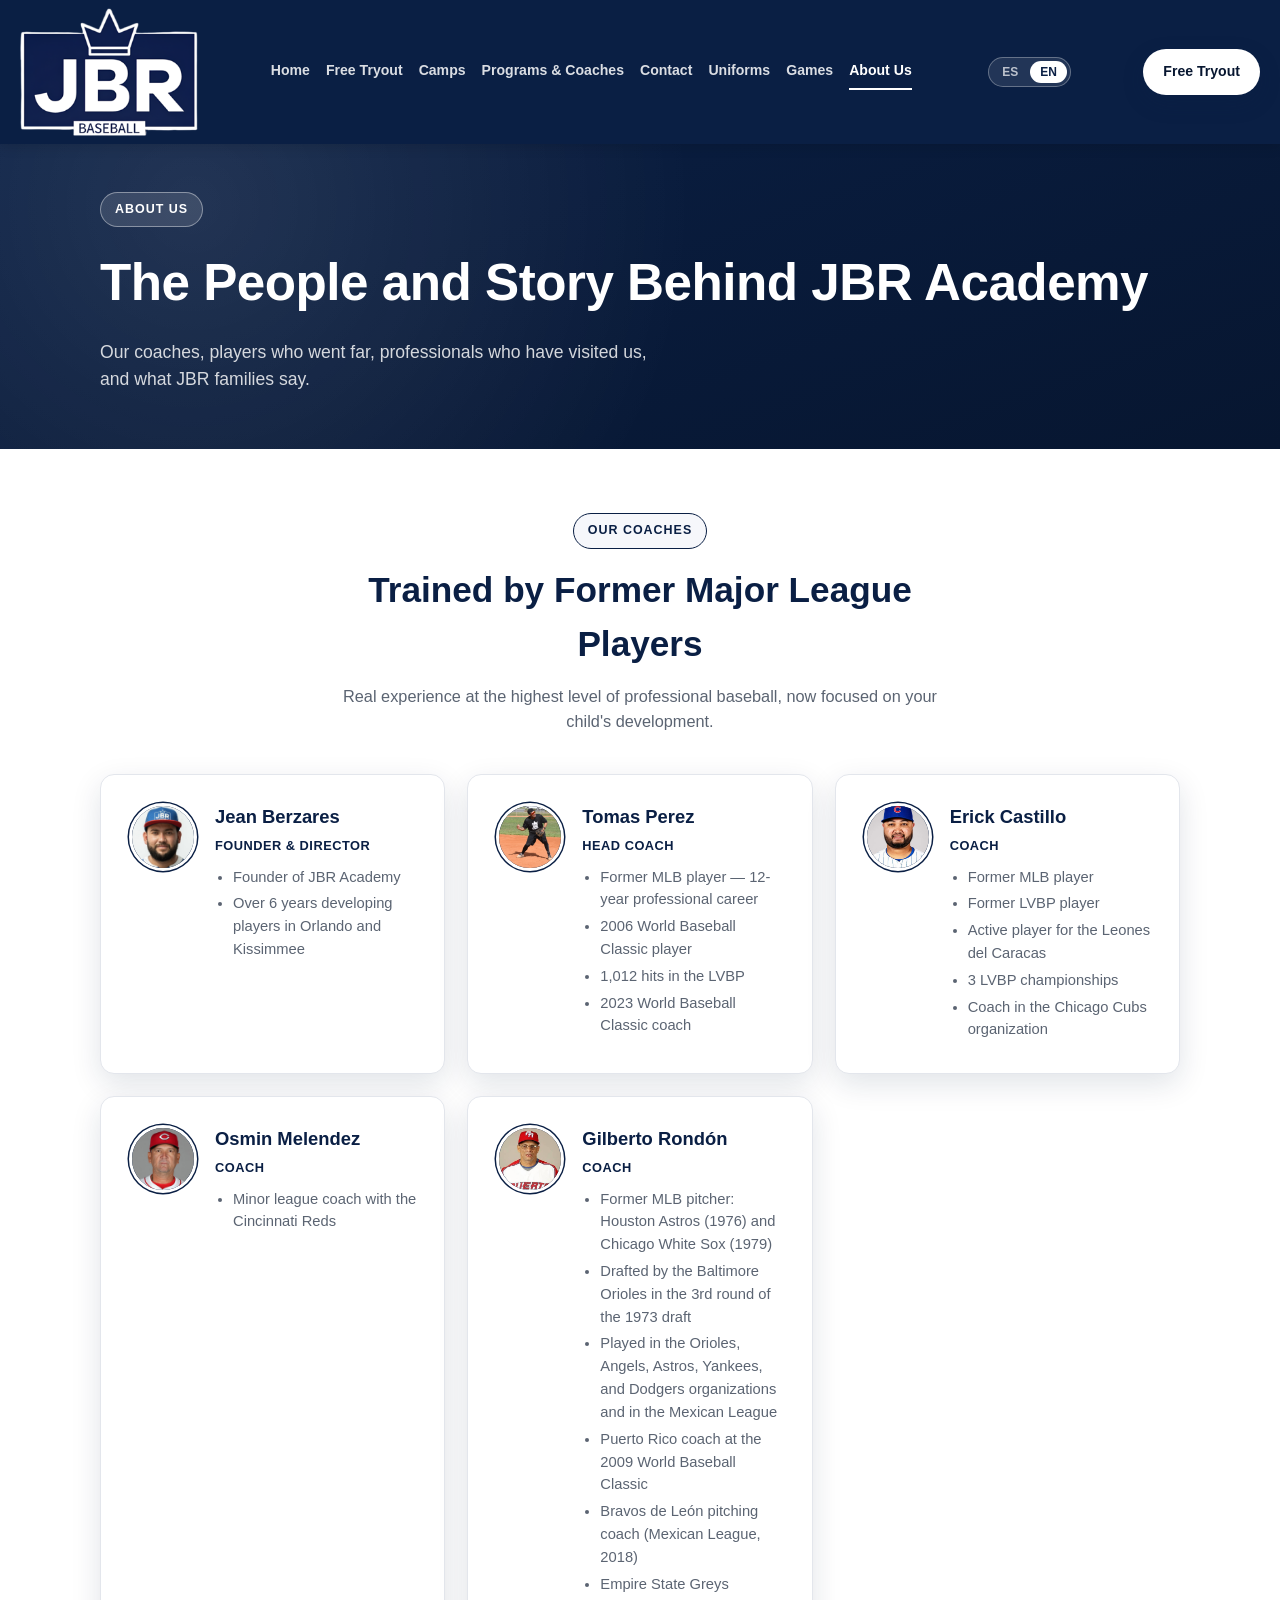
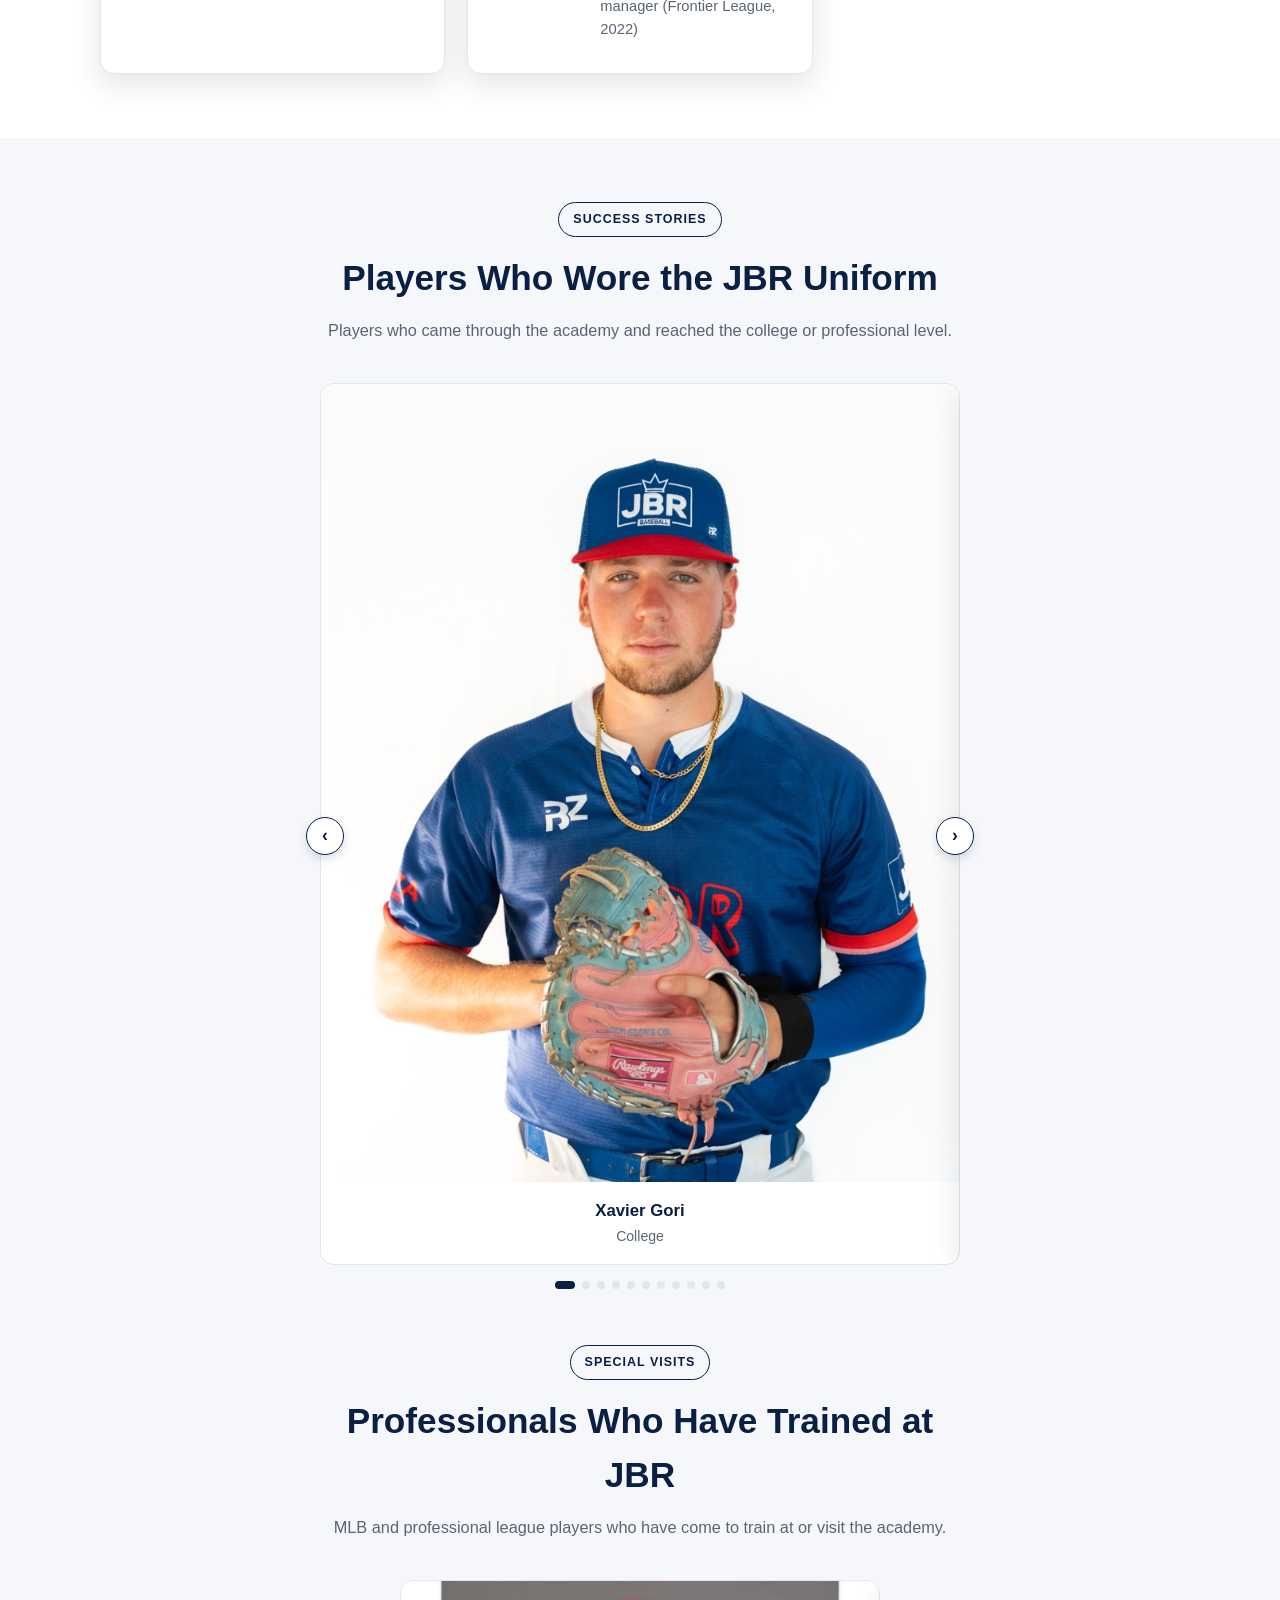
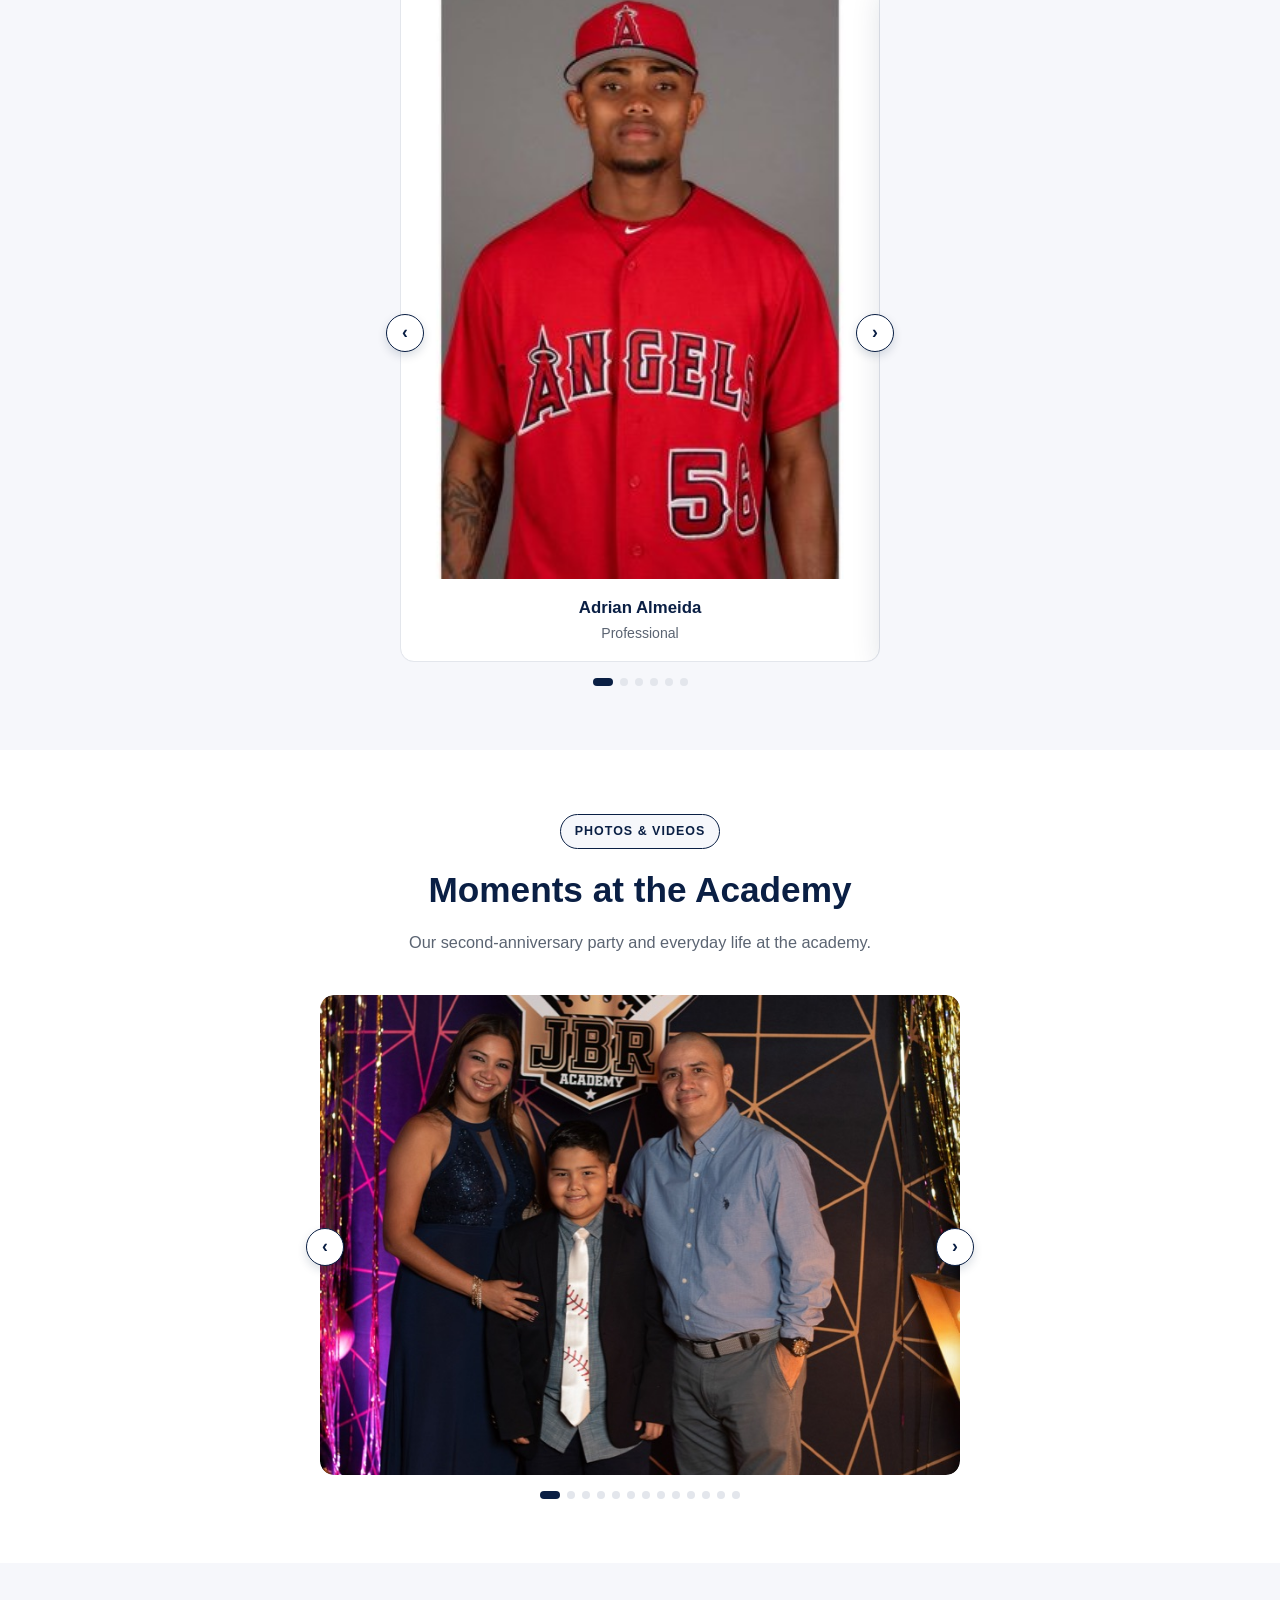
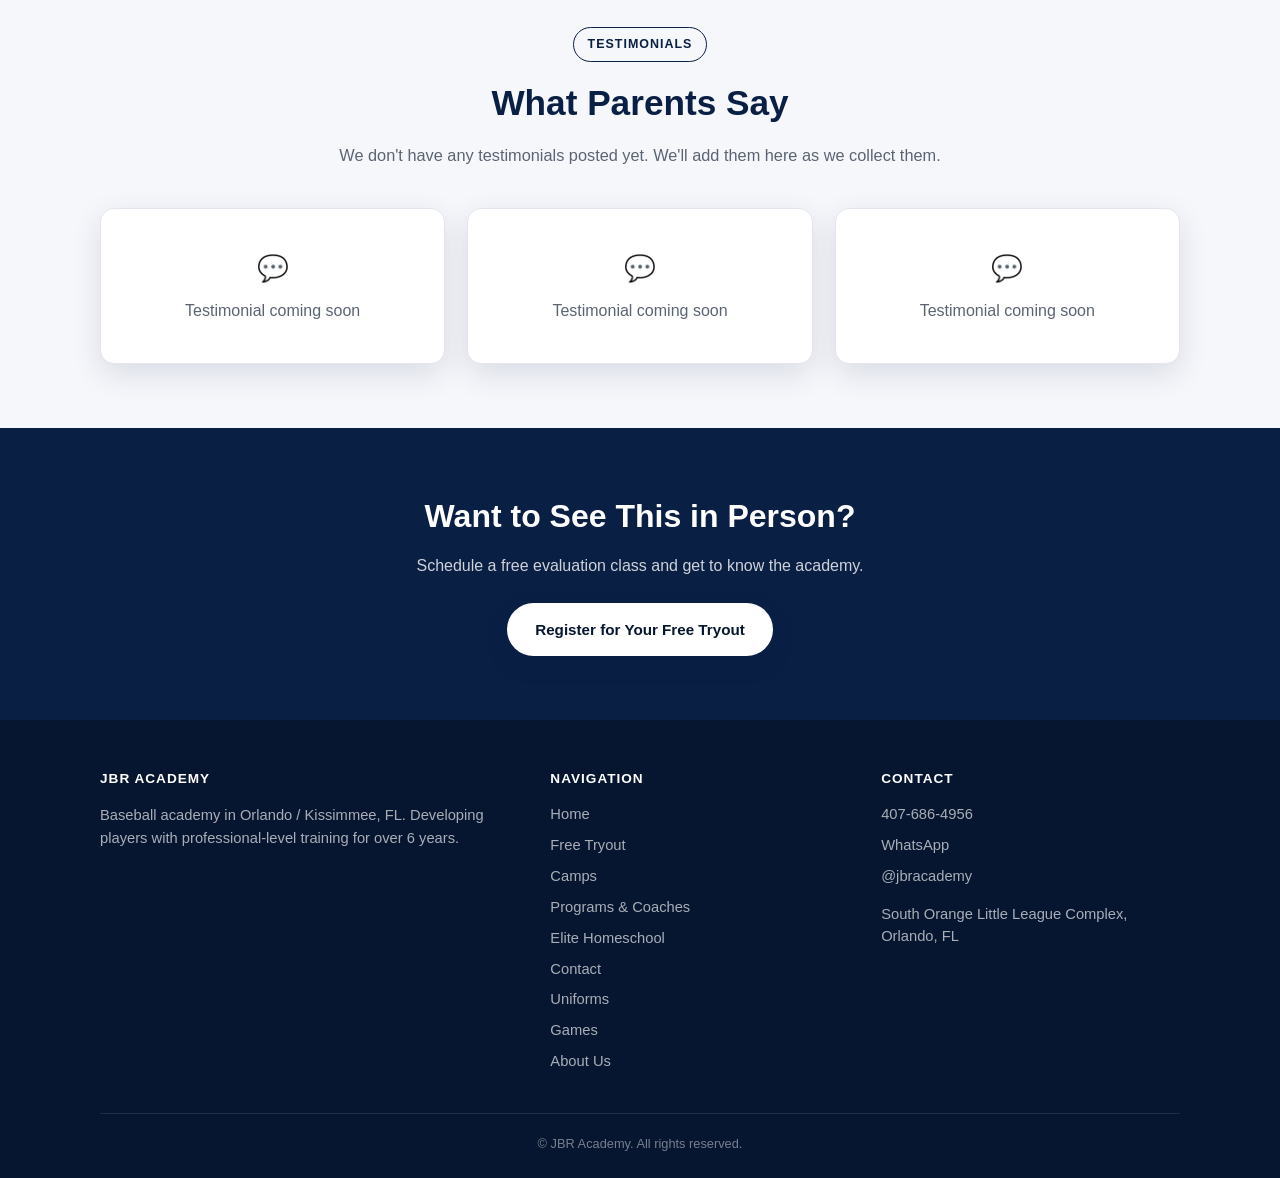
<file: site/conocenos.html>
<!DOCTYPE html>
<html lang="es">
<head>
<meta charset="UTF-8">
<meta name="viewport" content="width=device-width, initial-scale=1.0">
<title>Conócenos | JBR Academy</title>
<meta name="description" content="Conoce a los coaches, historias de éxito, visitas de profesionales, fotos y testimonios de JBR Academy en Orlando, FL.">
<link rel="stylesheet" href="css/styles.css?v=11">
<link rel="stylesheet" href="css/i18n.css">
</head>
<body>

<header class="site-header">
  <div class="container">
    <a href="index.html" class="brand">
      <span class="brand-badge"><img src="assets/logo.png?v=2" alt="JBR Academy" class="brand-mark"></span>
    </a>
    <nav class="main-nav">
      <a href="index.html" data-i18n="nav.home">Inicio</a>
      <a href="tryout.html" data-i18n="nav.tryout">Free Tryout</a>
      <a href="campamentos.html" data-i18n="nav.camps">Campamentos</a>
      <a href="programas.html" data-i18n="nav.programs">Programas y Coaches</a>
      <a href="contacto.html" data-i18n="nav.contact">Contacto</a>
      <a href="uniformes.html" data-i18n="nav.uniforms">Uniformes</a>
      <a href="juegos.html" data-i18n="nav.games">Juegos</a>
      <a href="conocenos.html" class="active" data-i18n="nav.about">Conócenos</a>
    </nav>
    <div class="lang-switch">
      <button class="lang-btn" data-lang="es">ES</button>
      <button class="lang-btn" data-lang="en">EN</button>
    </div>
    <a href="tryout.html" class="btn btn-white header-cta" data-i18n="nav.ctaButton">Tryout Gratis</a>
    <button class="menu-toggle" aria-label="Abrir menú" onclick="document.getElementById('mobileMenu').classList.toggle('open')">☰</button>
  </div>
  <div class="mobile-menu" id="mobileMenu">
    <a href="index.html" data-i18n="nav.home">Inicio</a>
    <a href="tryout.html" data-i18n="nav.tryout">Free Tryout</a>
    <a href="campamentos.html" data-i18n="nav.camps">Campamentos</a>
    <a href="programas.html" data-i18n="nav.programs">Programas y Coaches</a>
    <a href="contacto.html" data-i18n="nav.contact">Contacto</a>
    <a href="uniformes.html" data-i18n="nav.uniforms">Uniformes</a>
    <a href="juegos.html" data-i18n="nav.games">Juegos</a>
    <a href="conocenos.html" data-i18n="nav.about">Conócenos</a>
    <div class="lang-switch">
      <button class="lang-btn" data-lang="es">ES</button>
      <button class="lang-btn" data-lang="en">EN</button>
    </div>
  </div>
</header>

<section class="hero" style="padding: 48px 0 56px;">
  <div class="container">
    <span class="eyebrow" data-i18n="about.hero.eyebrow">Conócenos</span>
    <h1 data-i18n-html="about.hero.title">La gente y la historia detrás de <span>JBR Academy</span></h1>
    <p class="lead" data-i18n="about.hero.lead">Nuestros coaches, jugadores que llegaron lejos, profesionales que nos han visitado y lo que dicen las familias JBR.</p>
  </div>
</section>

<section>
  <div class="container">
    <div class="section-head">
      <span class="eyebrow" data-i18n="about.coaches.eyebrow">Nuestros coaches</span>
      <h2 data-i18n="about.coaches.title">Entrenados por exjugadores de Grandes Ligas</h2>
      <p data-i18n="about.coaches.lead">Experiencia real al más alto nivel del béisbol profesional, ahora enfocada en el desarrollo de tu hijo/a.</p>
    </div>
    <div class="grid-3">
      <div class="card coach-card">
        <div class="coach-avatar"><img src="assets/historias-exito/coach-jean-berzares.jpg" alt="Jean Berzares"></div>
        <div>
          <h3>Jean Berzares</h3>
          <div class="coach-role" data-i18n="coach.jeanBerzares.role">Fundador y director</div>
          <ul>
            <li data-i18n="coach.jeanBerzares.b1">Fundador de JBR Academy</li>
            <li data-i18n="coach.jeanBerzares.b2">Más de 6 años formando jugadores en Orlando y Kissimmee</li>
          </ul>
        </div>
      </div>
      <div class="card coach-card">
        <div class="coach-avatar"><img src="assets/historias-exito/coach-tomas-perez.jpg" alt="Tomas Perez"></div>
        <div>
          <h3 data-i18n="coach.tomasPerez.name">Tomas Perez</h3>
          <div class="coach-role" data-i18n="coach.tomasPerez.role">Coach principal</div>
          <ul>
            <li data-i18n="coach.tomasPerez.b1">Exjugador de MLB, con 12 años de carrera profesional</li>
            <li data-i18n="coach.tomasPerez.b2">Jugador del World Baseball Classic 2006</li>
            <li data-i18n="coach.tomasPerez.b3">1012 hits en la LVBP</li>
            <li data-i18n="coach.tomasPerez.b4">Coach del World Baseball Classic 2023</li>
          </ul>
        </div>
      </div>
      <div class="card coach-card">
        <div class="coach-avatar"><img src="assets/historias-exito/coach-erick-castillo-cubs.jpg" alt="Erick Castillo"></div>
        <div>
          <h3 data-i18n="coach.erickCastillo.name">Erick Castillo</h3>
          <div class="coach-role" data-i18n="coach.erickCastillo.role">Coach</div>
          <ul>
            <li data-i18n="coach.erickCastillo.b1">Exjugador de MLB</li>
            <li data-i18n="coach.erickCastillo.b2">Exjugador de la LVBP</li>
            <li data-i18n="coach.erickCastillo.b3">Jugador activo de los Leones del Caracas</li>
            <li data-i18n="coach.erickCastillo.b4">3 campeonatos de la LVBP</li>
            <li data-i18n="coach.erickCastillo.b5">Coach en la organización de los Chicago Cubs</li>
          </ul>
        </div>
      </div>
      <div class="card coach-card">
        <div class="coach-avatar"><img src="assets/historias-exito/coach-osmin-melendez.jpg" alt="Osmin Melendez"></div>
        <div>
          <h3>Osmin Melendez</h3>
          <div class="coach-role" data-i18n="coach.osminMelendez.role">Coach</div>
          <ul>
            <li data-i18n="coach.osminMelendez.b1">Coach en ligas menores de los Cincinnati Reds</li>
          </ul>
        </div>
      </div>
      <div class="card coach-card">
        <div class="coach-avatar"><img src="assets/historias-exito/coach-gilbert-rondon.jpg" alt="Gilberto Rondón"></div>
        <div>
          <h3 data-i18n="coach.gilbertRondon.name">Gilberto Rondón</h3>
          <div class="coach-role" data-i18n="coach.gilbertRondon.role">Coach</div>
          <ul>
            <li data-i18n="coach.gilbertRondon.b1">Exlanzador de MLB: Houston Astros (1976) y Chicago White Sox (1979)</li>
            <li data-i18n="coach.gilbertRondon.b2">Seleccionado por los Orioles de Baltimore en la 3.ª ronda del draft de 1973</li>
            <li data-i18n="coach.gilbertRondon.b3">Jugó en las organizaciones de Orioles, Angels, Astros, Yankees y Dodgers, y en la Liga Mexicana</li>
            <li data-i18n="coach.gilbertRondon.b4">Coach de Puerto Rico en el Clásico Mundial de Béisbol 2009</li>
            <li data-i18n="coach.gilbertRondon.b5">Coach de pitcheo de los Bravos de León (Liga Mexicana, 2018)</li>
            <li data-i18n="coach.gilbertRondon.b6">Mánager de los Empire State Greys (Frontier League, 2022)</li>
          </ul>
        </div>
      </div>
    </div>
  </div>
</section>

<section class="bg-off">
  <div class="container">
    <div class="section-head">
      <span class="eyebrow" data-i18n="about.success.eyebrow">Historias de éxito</span>
      <h2 data-i18n="about.success.title">Jugadores que vistieron el uniforme de JBR</h2>
      <p data-i18n="about.success.lead">Jugadores que pasaron por la academia y llegaron a nivel universitario
        o profesional.</p>
    </div>
    <div class="carousel carousel-wide" data-interval="4000">
      <div class="carousel-viewport">
        <div class="carousel-track">
          <div class="carousel-slide"><div class="carousel-card"><div class="carousel-photo"><img src="assets/historias-exito/xavier-gori.jpg" alt="Xavier Gori"></div><div class="carousel-caption"><div class="name" data-i18n="story.xavierGori.name">Xavier Gori</div><div class="detail" data-i18n="story.xavierGori.detail">College</div></div></div></div>
          <div class="carousel-slide"><div class="carousel-card"><div class="carousel-photo"><img src="assets/historias-exito/ander-elorriaga.jpg" alt="Ander Elorriaga"></div><div class="carousel-caption"><div class="name" data-i18n="story.anderElorriaga.name">Ander Elorriaga</div><div class="detail" data-i18n="story.anderElorriaga.detail">D1 College</div></div></div></div>
          <div class="carousel-slide"><div class="carousel-card"><div class="carousel-photo"><img src="assets/historias-exito/carlos-cordero.jpg" alt="Carlos Cordero"></div><div class="carousel-caption"><div class="name" data-i18n="story.carlosCordero.name">Carlos Cordero</div><div class="detail" data-i18n="story.carlosCordero.detail">D1 College</div></div></div></div>
          <div class="carousel-slide"><div class="carousel-card"><div class="carousel-photo"><img src="assets/historias-exito/dj-macares-ayden-johnson.jpg" alt="DJ Macares y Ayden Johnson"></div><div class="carousel-caption"><div class="name" data-i18n="story.djAyden.name">DJ Macares &amp; Ayden Johnson</div><div class="detail" data-i18n="story.djAyden.detail">Sistema SF Giants &amp; Oakland Athletics</div></div></div></div>
          <div class="carousel-slide"><div class="carousel-card"><div class="carousel-photo pos-gavalo"><img src="assets/historias-exito/fabian-gavalo.jpg" alt="Fabian Gavalo"></div><div class="carousel-caption"><div class="name" data-i18n="story.fabianGavalo.name">Fabian Gavalo</div><div class="detail" data-i18n="story.fabianGavalo.detail">College</div></div></div></div>
          <div class="carousel-slide"><div class="carousel-card"><div class="carousel-photo"><img src="assets/historias-exito/geronimo-fermin.jpg" alt="Geronimo Fermin"></div><div class="carousel-caption"><div class="name" data-i18n="story.geronimoFermin.name">Geronimo Fermin</div><div class="detail" data-i18n="story.geronimoFermin.detail">Sistema Arizona Diamondbacks</div></div></div></div>
          <div class="carousel-slide"><div class="carousel-card"><div class="carousel-photo"><img src="assets/historias-exito/jhoander-irigoyen.jpg" alt="Jhoander Irigoyen"></div><div class="carousel-caption"><div class="name" data-i18n="story.jhoanderIrigoyen.name">Jhoander Irigoyen</div><div class="detail" data-i18n="story.jhoanderIrigoyen.detail">Sistema Chicago Cubs</div></div></div></div>
          <div class="carousel-slide"><div class="carousel-card"><div class="carousel-photo"><img src="assets/historias-exito/juan-orozco.jpg" alt="Juan Orozco"></div><div class="carousel-caption"><div class="name" data-i18n="story.juanOrozco.name">Juan Orozco</div><div class="detail" data-i18n="story.juanOrozco.detail">D1 College</div></div></div></div>
          <div class="carousel-slide"><div class="carousel-card"><div class="carousel-photo"><img src="assets/historias-exito/miguel-figueroa.jpg" alt="Miguel Figueroa"></div><div class="carousel-caption"><div class="name" data-i18n="story.miguelFigueroa.name">Miguel Figueroa</div><div class="detail" data-i18n="story.miguelFigueroa.detail">College</div></div></div></div>
          <div class="carousel-slide"><div class="carousel-card"><div class="carousel-photo"><img src="assets/historias-exito/miguel-allegri.jpg" alt="Miguel Allegri"></div><div class="carousel-caption"><div class="name" data-i18n="story.miguelAllegri.name">Miguel Allegri</div><div class="detail" data-i18n="story.miguelAllegri.detail">College</div></div></div></div>
          <div class="carousel-slide"><div class="carousel-card"><div class="carousel-photo"><img src="assets/historias-exito/isaias-ducasse.jpg" alt="Isaias Ducasse"></div><div class="carousel-caption"><div class="name" data-i18n="story.isaiasDucasse.name">Isaias Ducasse</div><div class="detail" data-i18n="story.isaiasDucasse.detail">D1 College</div></div></div></div>
        </div>
      </div>
      <button class="carousel-arrow prev" aria-label="Anterior">‹</button>
      <button class="carousel-arrow next" aria-label="Siguiente">›</button>
      <div class="carousel-dots"></div>
    </div>

    <div class="section-head" style="margin-top:56px;">
      <span class="eyebrow" data-i18n="about.visits.eyebrow">Visitas especiales</span>
      <h2 data-i18n="about.visits.title">Profesionales que han entrenado en JBR</h2>
      <p data-i18n="about.visits.lead">Jugadores de MLB y de ligas profesionales que han venido a entrenar o a visitar la academia.</p>
    </div>
    <div class="carousel" data-interval="4500">
      <div class="carousel-viewport">
        <div class="carousel-track">
          <div class="carousel-slide"><div class="carousel-card"><div class="carousel-photo"><img src="assets/historias-exito/adrian-almeida.jpg" alt="Adrian Almeida"></div><div class="carousel-caption"><div class="name" data-i18n="visit.adrianAlmeida.name">Adrian Almeida</div><div class="detail" data-i18n="visit.adrianAlmeida.detail">Profesional</div></div></div></div>
          <div class="carousel-slide"><div class="carousel-card"><div class="carousel-photo pos-top"><img src="assets/historias-exito/ali-castillo.jpg" alt="Ali Castillo"></div><div class="carousel-caption"><div class="name" data-i18n="visit.aliCastillo.name">Ali Castillo</div><div class="detail" data-i18n="visit.aliCastillo.detail">Profesional · Entrenó con nosotros</div></div></div></div>
          <div class="carousel-slide"><div class="carousel-card"><div class="carousel-photo"><img src="assets/historias-exito/alvaro-gonzalez.jpg" alt="Alvaro Gonzalez"></div><div class="carousel-caption"><div class="name" data-i18n="visit.alvaroGonzalez.name">Alvaro Gonzalez</div><div class="detail" data-i18n="visit.alvaroGonzalez.detail">Profesional</div></div></div></div>
          <div class="carousel-slide"><div class="carousel-card"><div class="carousel-photo"><img src="assets/historias-exito/hernan-perez.jpg" alt="Hernan Perez"></div><div class="carousel-caption"><div class="name" data-i18n="visit.hernanPerez.name">Hernan Perez</div><div class="detail" data-i18n="visit.hernanPerez.detail">Profesional</div></div></div></div>
          <div class="carousel-slide"><div class="carousel-card"><div class="carousel-photo"><img src="assets/historias-exito/contreras-1.jpg" alt="Willson y William Contreras"></div><div class="carousel-caption"><div class="name" data-i18n="visit.contrerasBoth.name">Willson &amp; William Contreras</div><div class="detail" data-i18n="visit.contrerasBoth.detail">Jugadores de MLB · Temporada baja en JBR</div></div></div></div>
          <div class="carousel-slide"><div class="carousel-card"><div class="carousel-photo"><img src="assets/historias-exito/contreras-2.jpg" alt="William Contreras"></div><div class="carousel-caption"><div class="name" data-i18n="visit.williamContreras.name">William Contreras</div><div class="detail" data-i18n="visit.williamContreras.detail">Jugador de MLB · Temporada baja en JBR</div></div></div></div>
        </div>
      </div>
      <button class="carousel-arrow prev" aria-label="Anterior">‹</button>
      <button class="carousel-arrow next" aria-label="Siguiente">›</button>
      <div class="carousel-dots"></div>
    </div>
  </div>
</section>

<section>
  <div class="container">
    <div class="section-head">
      <span class="eyebrow" data-i18n="about.media.eyebrow">Fotos y videos</span>
      <h2 data-i18n="about.media.title">Momentos de la academia</h2>
      <p data-i18n="about.media.lead">La fiesta de nuestro segundo aniversario y la vida diaria de la academia.</p>
    </div>
    <div class="carousel carousel-wide" data-interval="3500">
      <div class="carousel-viewport">
        <div class="carousel-track">
          <div class="carousel-slide"><div class="gallery-photo" style="aspect-ratio:4/3;"><img src="assets/galeria/gala-1.jpg" alt="Familia JBR Academy en la fiesta de 2do aniversario"></div></div>
          <div class="carousel-slide"><div class="gallery-photo" style="aspect-ratio:4/3;"><img src="assets/galeria/gala-4.jpg" alt="Coach JBR Academy presentando el trofeo Player of the Year 2022"></div></div>
          <div class="carousel-slide"><div class="gallery-photo" style="aspect-ratio:4/3;"><img src="assets/galeria/gala-5.jpg" alt="Mesa de postres y trofeo Player of the Year, JBR Academy"></div></div>
          <div class="carousel-slide"><div class="gallery-photo" style="aspect-ratio:4/3;"><img src="assets/galeria/action-1.jpg" alt="Jugador de JBR Academy en el campo"></div></div>
          <div class="carousel-slide"><div class="gallery-photo" style="aspect-ratio:4/3;"><img src="assets/galeria/gala-3.jpg" alt="Fundador de JBR Academy con el trofeo Player of the Year 2022"></div></div>
          <div class="carousel-slide"><div class="gallery-photo" style="aspect-ratio:4/3;"><img src="assets/galeria/gala-2.jpg" alt="Familia JBR Academy en la fiesta de 2do aniversario"></div></div>
          <div class="carousel-slide"><div class="gallery-photo" style="aspect-ratio:4/3;"><img src="assets/galeria/team-1.jpg" alt="Equipo de JBR Academy en el campo"></div></div>
          <div class="carousel-slide"><div class="gallery-photo" style="aspect-ratio:4/3;"><img src="assets/galeria/gala-6.jpg" alt="Show en el escenario, fiesta de 2do aniversario JBR Academy"></div></div>
          <div class="carousel-slide"><div class="gallery-photo" style="aspect-ratio:4/3;"><img src="assets/galeria/gala-7.jpg" alt="Coach de JBR Academy en la fiesta de 2do aniversario"></div></div>
          <div class="carousel-slide"><div class="gallery-photo" style="aspect-ratio:4/3;"><img src="assets/galeria/champ-1.jpg" alt="Equipo JBR Academy, campeones USA Travel Ball State"></div></div>
          <div class="carousel-slide"><div class="gallery-photo" style="aspect-ratio:4/3;"><img src="assets/galeria/champ-2.jpg" alt="Equipo JBR Academy, campeones USA Travel Ball World Championships"></div></div>
          <div class="carousel-slide"><div class="gallery-photo" style="aspect-ratio:4/3;"><img src="assets/galeria/champ-3.jpg" alt="Equipo JBR Academy, campeones USA Travel Ball State"></div></div>
          <div class="carousel-slide"><div class="gallery-photo" style="aspect-ratio:4/3;"><img src="assets/galeria/champ-4.jpg" alt="Equipo JBR Academy, finalistas USA Travel Ball State"></div></div>
        </div>
      </div>
      <button class="carousel-arrow prev" aria-label="Anterior">‹</button>
      <button class="carousel-arrow next" aria-label="Siguiente">›</button>
      <div class="carousel-dots"></div>
    </div>
  </div>
</section>

<section class="bg-off">
  <div class="container">
    <div class="section-head">
      <span class="eyebrow" data-i18n="about.testimonials.eyebrow">Testimonios</span>
      <h2 data-i18n="about.testimonials.title">Lo que dicen los padres</h2>
      <p data-i18n="about.testimonials.lead">Aún no tenemos testimonios publicados; los agregaremos aquí a medida que los recopilemos.</p>
    </div>
    <div class="grid-3" id="testimonialGrid">
      <div class="card" style="text-align:center; padding:40px 20px; color:var(--gray);">
        <div style="font-size:1.6rem; margin-bottom:10px;">💬</div>
        <span data-i18n="about.testimonials.soon">Testimonio próximamente</span>
      </div>
      <div class="card" style="text-align:center; padding:40px 20px; color:var(--gray);">
        <div style="font-size:1.6rem; margin-bottom:10px;">💬</div>
        <span data-i18n="about.testimonials.soon">Testimonio próximamente</span>
      </div>
      <div class="card" style="text-align:center; padding:40px 20px; color:var(--gray);">
        <div style="font-size:1.6rem; margin-bottom:10px;">💬</div>
        <span data-i18n="about.testimonials.soon">Testimonio próximamente</span>
      </div>
    </div>
  </div>
</section>

<section class="bg-navy">
  <div class="container">
    <div class="cta-banner" style="background:none; padding:0; margin:0; max-width:none;">
      <h2 data-i18n="about.cta.title">¿Quieres ver esto en persona?</h2>
      <p data-i18n="about.cta.lead">Agenda una clase de evaluación gratuita y conoce la academia.</p>
      <div class="cta-actions">
        <a href="tryout.html" class="btn btn-white" data-i18n="home.hero.ctaPrimary">Regístrate a tu Tryout Gratis</a>
      </div>
    </div>
  </div>
</section>

<footer class="site-footer">
  <div class="container">
    <div class="footer-grid">
      <div>
        <h5 data-i18n="footer.brandTitle">JBR Academy</h5>
        <p data-i18n="footer.tagline">Academia de béisbol en Orlando / Kissimmee, FL. Formando jugadores con entrenamiento de nivel profesional desde hace más de 6 años.</p>
      </div>
      <div>
        <h5 data-i18n="footer.navTitle">Navegación</h5>
        <a href="index.html" data-i18n="nav.home">Inicio</a>
        <a href="tryout.html" data-i18n="nav.tryout">Free Tryout</a>
        <a href="campamentos.html" data-i18n="nav.camps">Campamentos</a>
        <a href="programas.html" data-i18n="nav.programs">Programas y Coaches</a>
        <a href="homeschool.html" data-i18n="nav.homeschool">Elite Homeschool</a>
        <a href="contacto.html" data-i18n="nav.contact">Contacto</a>
        <a href="uniformes.html" data-i18n="nav.uniforms">Uniformes</a>
        <a href="juegos.html" data-i18n="nav.games">Juegos</a>
        <a href="conocenos.html" data-i18n="nav.about">Conócenos</a>
      </div>
      <div>
        <h5 data-i18n="footer.contactTitle">Contacto</h5>
        <a href="tel:+14076864956">407-686-4956</a>
        <a href="https://wa.me/14076864956" target="_blank" rel="noopener">WhatsApp</a>
        <a href="https://www.instagram.com/jbracademy/" target="_blank" rel="noopener">@jbracademy</a>
        <p data-i18n="footer.address">South Orange Little League Complex, Orlando, FL</p>
      </div>
    </div>
    <div class="footer-bottom" data-i18n="footer.rights">© JBR Academy. Todos los derechos reservados.</div>
  </div>
</footer>

<script src="js/i18n-data.js?v=22"></script>
<script src="js/i18n.js"></script>
<script src="js/carousel.js"></script>
</body>
</html>
</file>
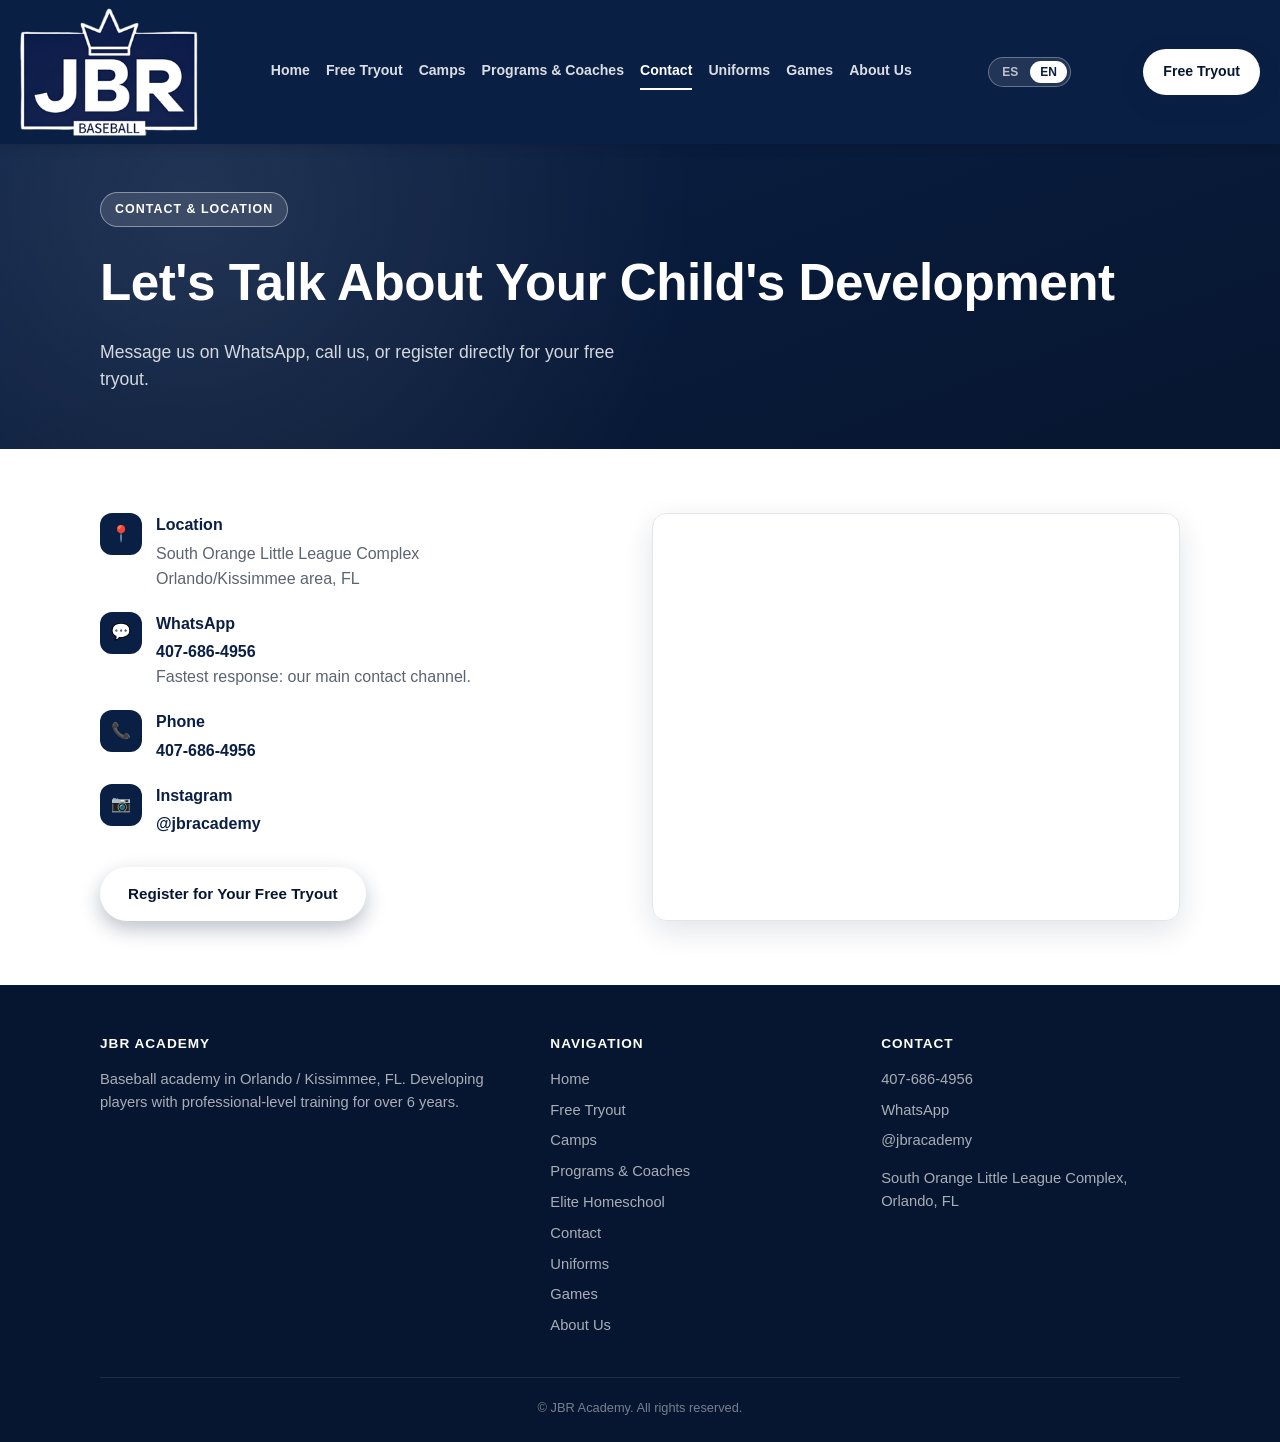
<file: site/contacto.html>
<!DOCTYPE html>
<html lang="es">
<head>
<meta charset="UTF-8">
<meta name="viewport" content="width=device-width, initial-scale=1.0">
<title>Contacto y ubicación | JBR Academy</title>
<meta name="description" content="Contacta a JBR Academy en Orlando, FL: South Orange Little League Complex. WhatsApp, teléfono e Instagram.">
<link rel="stylesheet" href="css/styles.css?v=11">
<link rel="stylesheet" href="css/i18n.css">
</head>
<body>

<header class="site-header">
  <div class="container">
    <a href="index.html" class="brand">
      <span class="brand-badge"><img src="assets/logo.png?v=2" alt="JBR Academy" class="brand-mark"></span>
    </a>
    <nav class="main-nav">
      <a href="index.html" data-i18n="nav.home">Inicio</a>
      <a href="tryout.html" data-i18n="nav.tryout">Free Tryout</a>
      <a href="campamentos.html" data-i18n="nav.camps">Campamentos</a>
      <a href="programas.html" data-i18n="nav.programs">Programas y Coaches</a>
      <a href="contacto.html" class="active" data-i18n="nav.contact">Contacto</a>
      <a href="uniformes.html" data-i18n="nav.uniforms">Uniformes</a>
      <a href="juegos.html" data-i18n="nav.games">Juegos</a>
      <a href="conocenos.html" data-i18n="nav.about">Conócenos</a>
    </nav>
    <div class="lang-switch">
      <button class="lang-btn" data-lang="es">ES</button>
      <button class="lang-btn" data-lang="en">EN</button>
    </div>
    <a href="tryout.html" class="btn btn-white header-cta" data-i18n="nav.ctaButton">Tryout Gratis</a>
    <button class="menu-toggle" aria-label="Abrir menú" onclick="document.getElementById('mobileMenu').classList.toggle('open')">☰</button>
  </div>
  <div class="mobile-menu" id="mobileMenu">
    <a href="index.html" data-i18n="nav.home">Inicio</a>
    <a href="tryout.html" data-i18n="nav.tryout">Free Tryout</a>
    <a href="campamentos.html" data-i18n="nav.camps">Campamentos</a>
    <a href="programas.html" data-i18n="nav.programs">Programas y Coaches</a>
    <a href="contacto.html" data-i18n="nav.contact">Contacto</a>
    <a href="uniformes.html" data-i18n="nav.uniforms">Uniformes</a>
    <a href="juegos.html" data-i18n="nav.games">Juegos</a>
    <a href="conocenos.html" data-i18n="nav.about">Conócenos</a>
    <div class="lang-switch">
      <button class="lang-btn" data-lang="es">ES</button>
      <button class="lang-btn" data-lang="en">EN</button>
    </div>
  </div>
</header>

<section class="hero" style="padding: 48px 0 56px;">
  <div class="container">
    <span class="eyebrow" data-i18n="contact.hero.eyebrow">Contacto y ubicación</span>
    <h1 data-i18n="contact.hero.title">Hablemos sobre el desarrollo de tu hijo/a</h1>
    <p class="lead" data-i18n="contact.hero.lead">Escríbenos por WhatsApp, llámanos o regístrate directamente a tu tryout gratuito.</p>
  </div>
</section>

<section>
  <div class="container">
    <div class="contact-grid">
      <div>
        <div class="contact-item">
          <div class="feature-icon">📍</div>
          <div>
            <h4 data-i18n="contact.location.title">Ubicación</h4>
            <p data-i18n-html="contact.location.text">South Orange Little League Complex<br>Área de Orlando / Kissimmee, FL</p>
          </div>
        </div>
        <div class="contact-item">
          <div class="feature-icon">💬</div>
          <div>
            <h4 data-i18n="contact.whatsapp.title">WhatsApp</h4>
            <p><a href="https://wa.me/14076864956" target="_blank" rel="noopener">407-686-4956</a><br>
              <span data-i18n="contact.whatsapp.text">La respuesta más rápida: es nuestro canal principal de contacto.</span></p>
          </div>
        </div>
        <div class="contact-item">
          <div class="feature-icon">📞</div>
          <div>
            <h4 data-i18n="contact.phone.title">Teléfono</h4>
            <p><a href="tel:+14076864956">407-686-4956</a></p>
          </div>
        </div>
        <div class="contact-item">
          <div class="feature-icon">📷</div>
          <div>
            <h4 data-i18n="contact.instagram.title">Instagram</h4>
            <p><a href="https://www.instagram.com/jbracademy/" target="_blank" rel="noopener">@jbracademy</a></p>
          </div>
        </div>

        <a href="tryout.html" class="btn btn-white" style="margin-top:10px;" data-i18n="home.hero.ctaPrimary">Regístrate a tu Tryout Gratis</a>
      </div>

      <div class="map-frame">
        <iframe
          src="https://maps.google.com/maps?q=South%20Orange%20Little%20League%20Complex%2C%20Orlando%2C%20FL&t=&z=13&ie=UTF8&iwloc=&output=embed"
          allowfullscreen loading="lazy" referrerpolicy="no-referrer-when-downgrade"
          title="Ubicación de JBR Academy"></iframe>
      </div>
    </div>
  </div>
</section>

<footer class="site-footer">
  <div class="container">
    <div class="footer-grid">
      <div>
        <h5 data-i18n="footer.brandTitle">JBR Academy</h5>
        <p data-i18n="footer.tagline">Academia de béisbol en Orlando / Kissimmee, FL. Formando jugadores con entrenamiento de nivel profesional desde hace más de 6 años.</p>
      </div>
      <div>
        <h5 data-i18n="footer.navTitle">Navegación</h5>
        <a href="index.html" data-i18n="nav.home">Inicio</a>
        <a href="tryout.html" data-i18n="nav.tryout">Free Tryout</a>
        <a href="campamentos.html" data-i18n="nav.camps">Campamentos</a>
        <a href="programas.html" data-i18n="nav.programs">Programas y Coaches</a>
        <a href="homeschool.html" data-i18n="nav.homeschool">Elite Homeschool</a>
        <a href="contacto.html" data-i18n="nav.contact">Contacto</a>
        <a href="uniformes.html" data-i18n="nav.uniforms">Uniformes</a>
        <a href="juegos.html" data-i18n="nav.games">Juegos</a>
        <a href="conocenos.html" data-i18n="nav.about">Conócenos</a>
      </div>
      <div>
        <h5 data-i18n="footer.contactTitle">Contacto</h5>
        <a href="tel:+14076864956">407-686-4956</a>
        <a href="https://wa.me/14076864956" target="_blank" rel="noopener">WhatsApp</a>
        <a href="https://www.instagram.com/jbracademy/" target="_blank" rel="noopener">@jbracademy</a>
        <p data-i18n="footer.address">South Orange Little League Complex, Orlando, FL</p>
      </div>
    </div>
    <div class="footer-bottom" data-i18n="footer.rights">© JBR Academy. Todos los derechos reservados.</div>
  </div>
</footer>

<script src="js/i18n-data.js?v=22"></script>
<script src="js/i18n.js"></script>
</body>
</html>
</file>
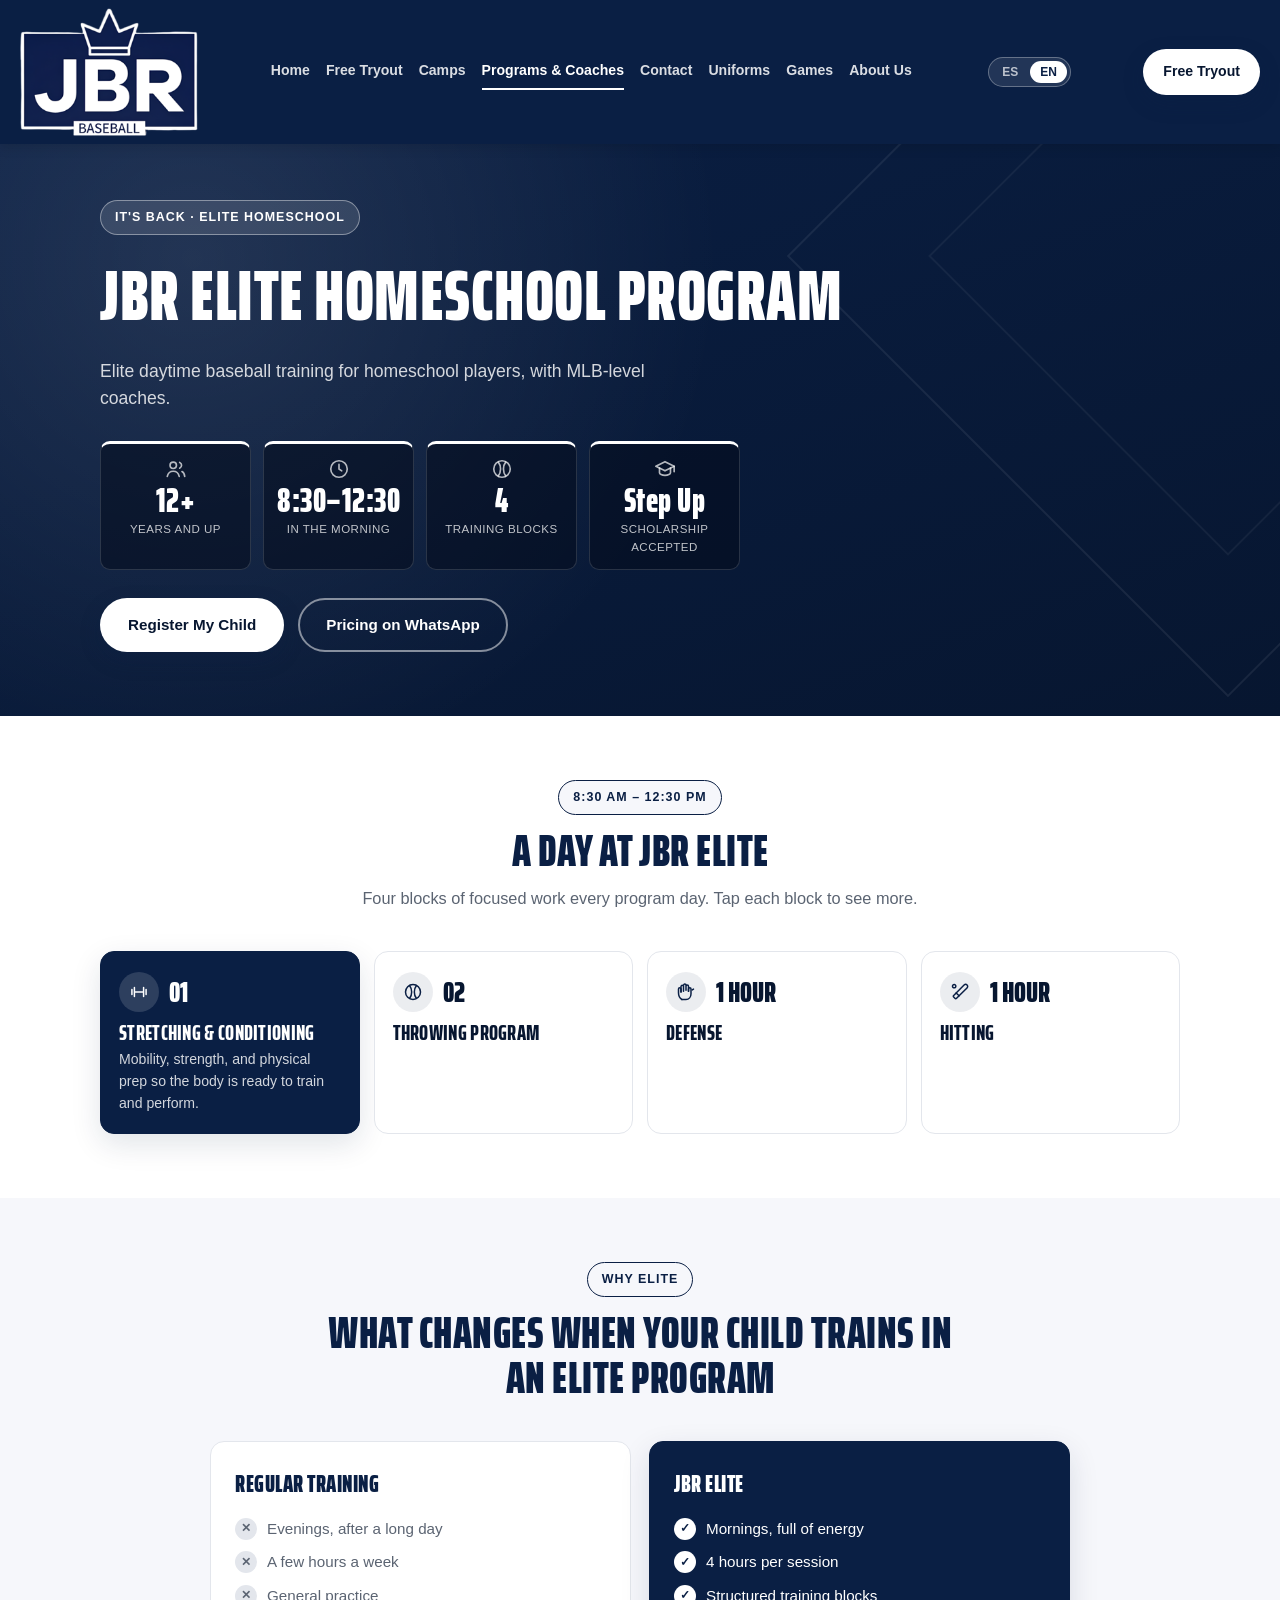
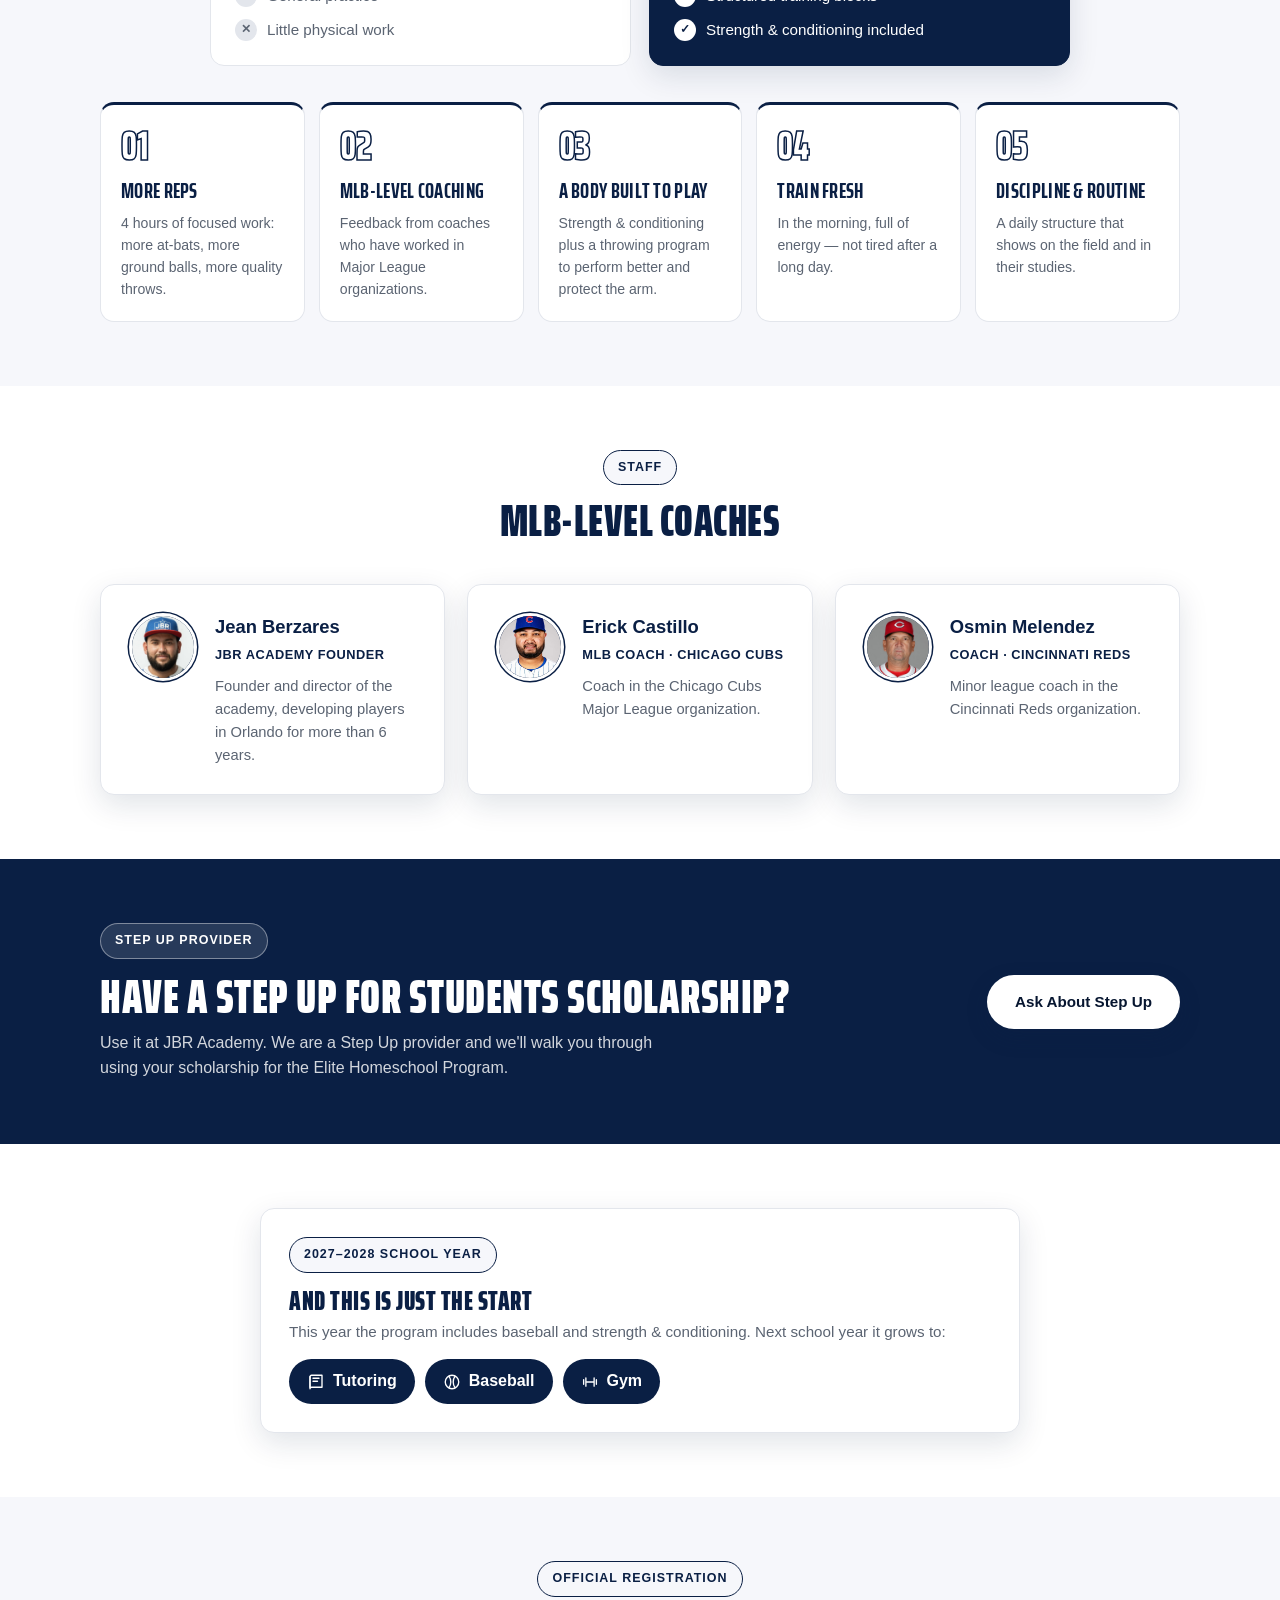
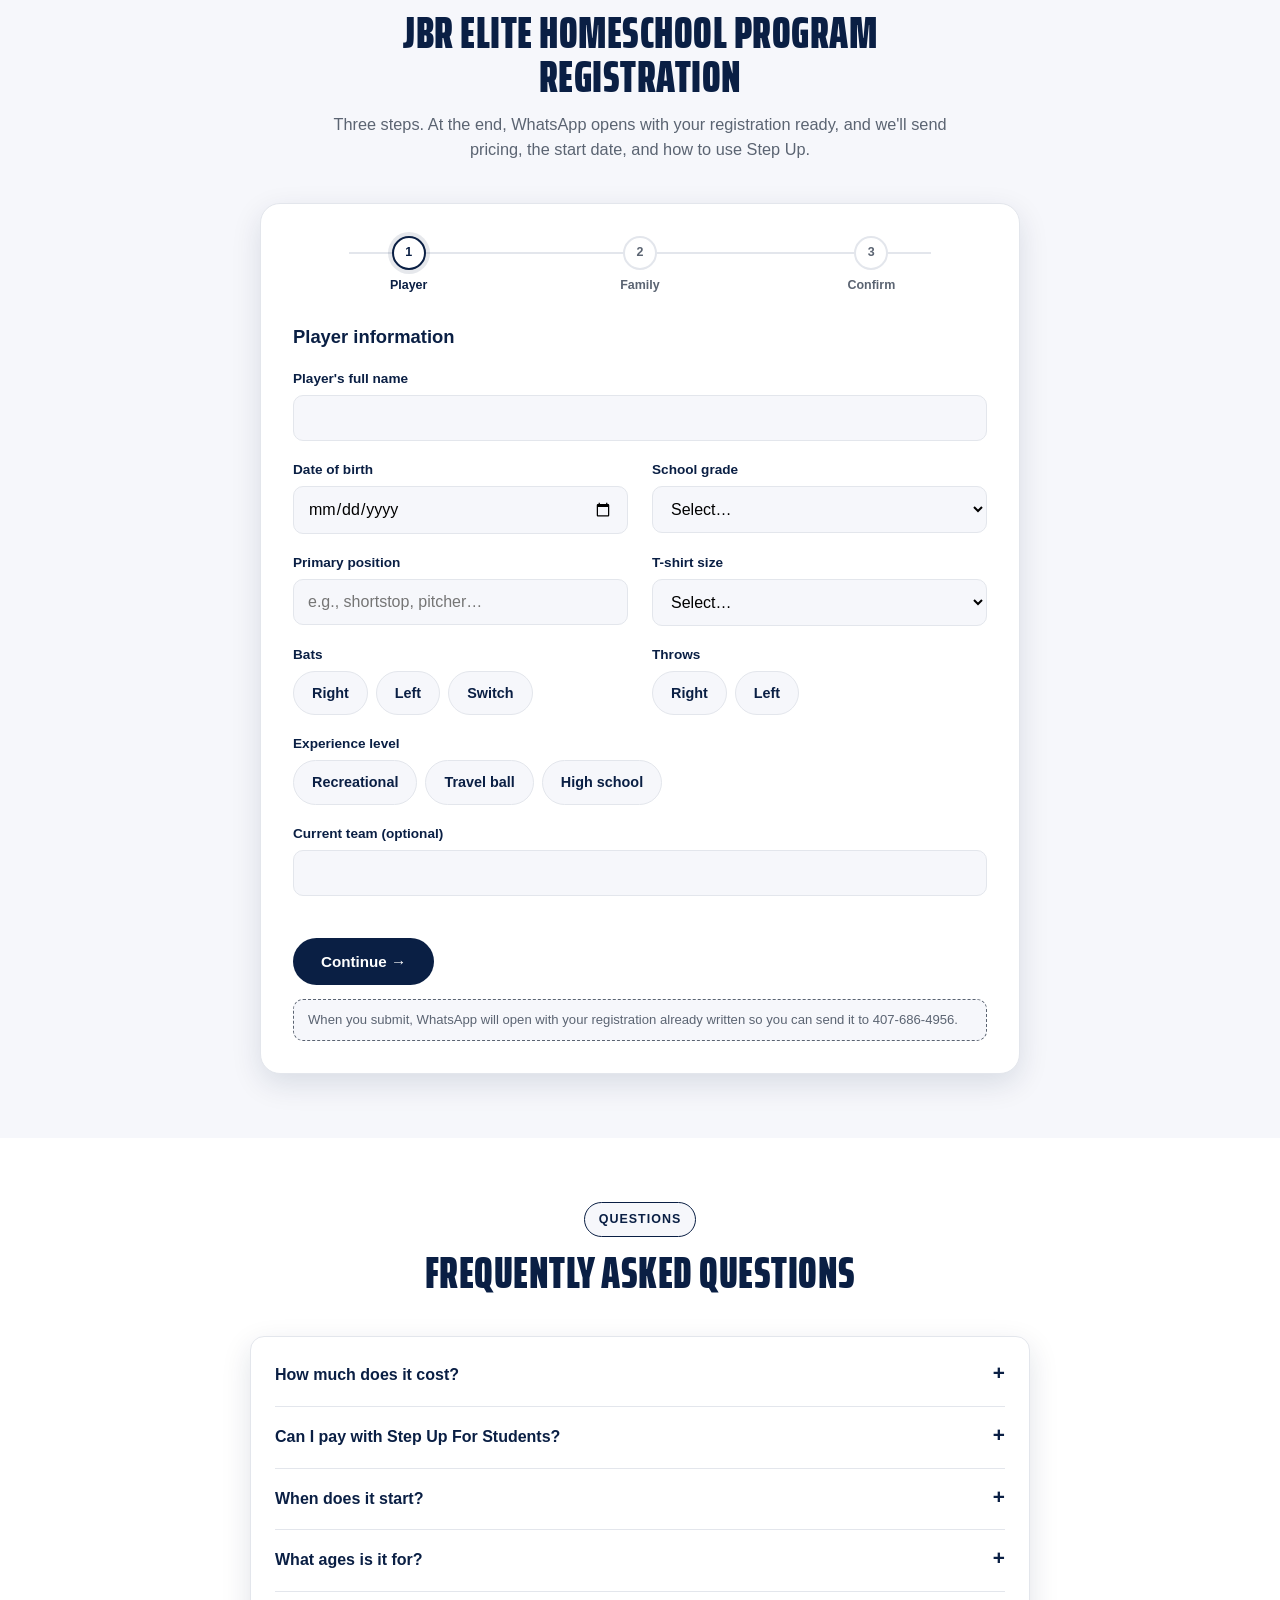
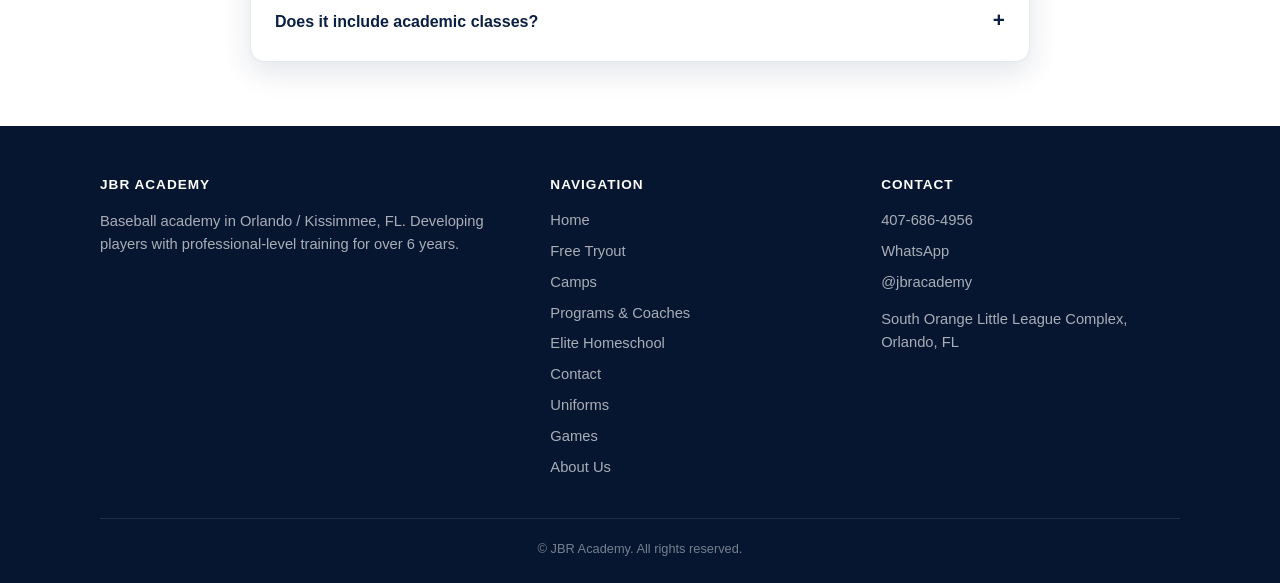
<file: site/homeschool.html>
<!DOCTYPE html>
<html lang="es">
<head>
<meta charset="UTF-8">
<meta name="viewport" content="width=device-width, initial-scale=1.0">
<title>JBR Elite Homeschool Program | JBR Academy</title>
<meta name="description" content="JBR Elite Homeschool Program: entrenamiento élite de béisbol de 8:30 AM a 12:30 PM para jugadores homeschool de 12 años en adelante en Orlando, FL. Aceptamos Step Up For Students.">
<link rel="stylesheet" href="css/styles.css?v=11">
<link rel="stylesheet" href="css/i18n.css">
<link rel="stylesheet" href="css/campamentos.css?v=5">
<link rel="preconnect" href="https://fonts.googleapis.com">
<link rel="preconnect" href="https://fonts.gstatic.com" crossorigin>
<link rel="stylesheet" href="https://fonts.googleapis.com/css2?family=Saira+Extra+Condensed:wght@700;800;900&display=swap">
<link rel="stylesheet" href="css/homeschool.css?v=5">
</head>
<body class="hs-page">

<header class="site-header">
  <div class="container">
    <a href="index.html" class="brand">
      <span class="brand-badge"><img src="assets/logo.png?v=2" alt="JBR Academy" class="brand-mark"></span>
    </a>
    <nav class="main-nav">
      <a href="index.html" data-i18n="nav.home">Inicio</a>
      <a href="tryout.html" data-i18n="nav.tryout">Free Tryout</a>
      <a href="campamentos.html" data-i18n="nav.camps">Campamentos</a>
      <a href="programas.html" class="active" data-i18n="nav.programs">Programas y Coaches</a>
      <a href="contacto.html" data-i18n="nav.contact">Contacto</a>
      <a href="uniformes.html" data-i18n="nav.uniforms">Uniformes</a>
      <a href="juegos.html" data-i18n="nav.games">Juegos</a>
      <a href="conocenos.html" data-i18n="nav.about">Conócenos</a>
    </nav>
    <div class="lang-switch">
      <button class="lang-btn" data-lang="es">ES</button>
      <button class="lang-btn" data-lang="en">EN</button>
    </div>
    <a href="tryout.html" class="btn btn-white header-cta" data-i18n="nav.ctaButton">Tryout Gratis</a>
    <button class="menu-toggle" aria-label="Abrir menú" onclick="document.getElementById('mobileMenu').classList.toggle('open')">☰</button>
  </div>
  <div class="mobile-menu" id="mobileMenu">
    <a href="index.html" data-i18n="nav.home">Inicio</a>
    <a href="tryout.html" data-i18n="nav.tryout">Free Tryout</a>
    <a href="campamentos.html" data-i18n="nav.camps">Campamentos</a>
    <a href="programas.html" data-i18n="nav.programs">Programas y Coaches</a>
    <a href="contacto.html" data-i18n="nav.contact">Contacto</a>
    <a href="uniformes.html" data-i18n="nav.uniforms">Uniformes</a>
    <a href="juegos.html" data-i18n="nav.games">Juegos</a>
    <a href="conocenos.html" data-i18n="nav.about">Conócenos</a>
    <div class="lang-switch">
      <button class="lang-btn" data-lang="es">ES</button>
      <button class="lang-btn" data-lang="en">EN</button>
    </div>
  </div>
</header>

<section class="hero hs-hero">
  <div class="container">
    <span class="eyebrow" data-i18n="hs.hero.eyebrow">Regresa · Elite Homeschool</span>
    <h1 data-i18n-html="hs.hero.title">JBR Elite <span>Homeschool Program</span></h1>
    <p class="lead" data-i18n="hs.hero.lead">Entrenamiento élite de béisbol en horario de día para jugadores que estudian en casa, con coaches de nivel MLB.</p>
    <div class="hs-facts">
      <div><svg class="ico" viewBox="0 0 24 24" fill="none" stroke="currentColor" stroke-width="1.8" stroke-linecap="round" stroke-linejoin="round" aria-hidden="true"><circle cx="9" cy="8" r="3.5"/><path d="M2.5 20c.8-3.5 3.4-5.5 6.5-5.5s5.7 2 6.5 5.5"/><path d="M16 4.8a3.5 3.5 0 0 1 0 6.4M18.5 14.8c1.6.8 2.7 2.6 3 5.2"/></svg><strong>12+</strong><span data-i18n="hs.fact.ages">años en adelante</span></div>
      <div><svg class="ico" viewBox="0 0 24 24" fill="none" stroke="currentColor" stroke-width="1.8" stroke-linecap="round" stroke-linejoin="round" aria-hidden="true"><circle cx="12" cy="12" r="9"/><path d="M12 7v5l3 2"/></svg><strong>8:30–12:30</strong><span data-i18n="hs.fact.hours">de la mañana</span></div>
      <div><svg class="ico" viewBox="0 0 24 24" fill="none" stroke="currentColor" stroke-width="1.8" stroke-linecap="round" stroke-linejoin="round" aria-hidden="true"><circle cx="12" cy="12" r="9"/><path d="M8 4.5c1.6 2 2.4 4.6 2.4 7.5S9.6 17.5 8 19.5M16 4.5c-1.6 2-2.4 4.6-2.4 7.5s.8 5.5 2.4 7.5"/></svg><strong>4</strong><span data-i18n="hs.fact.blocks">bloques de entrenamiento</span></div>
      <div><svg class="ico" viewBox="0 0 24 24" fill="none" stroke="currentColor" stroke-width="1.8" stroke-linecap="round" stroke-linejoin="round" aria-hidden="true"><path d="M2 9l10-5 10 5-10 5z"/><path d="M6 11v5c0 1.5 2.7 3 6 3s6-1.5 6-3v-5"/><path d="M22 9v6"/></svg><strong>Step Up</strong><span data-i18n="hs.fact.stepup">aceptamos la beca</span></div>
    </div>
    <div class="hero-actions">
      <a href="#registro" class="btn btn-white" data-i18n="hs.hero.ctaRegister">Registrar a mi hijo/a</a>
      <a href="https://wa.me/14076864956?text=HOMESCHOOL" class="btn btn-outline" target="_blank" rel="noopener" data-i18n="hs.hero.ctaInfo">Precio por WhatsApp</a>
    </div>
  </div>
</section>

<section>
  <div class="container">
    <div class="section-head">
      <span class="eyebrow" data-i18n="hs.day.eyebrow">8:30 AM – 12:30 PM</span>
      <h2 data-i18n="hs.day.title">Un día en JBR Elite</h2>
      <p data-i18n="hs.day.lead">Cuatro bloques de trabajo enfocado, cada día de programa. Toca cada bloque para ver más.</p>
    </div>
    <div class="day-timeline">
      <button type="button" class="day-step active">
        <span class="day-head"><span class="day-ico"><svg class="ico" viewBox="0 0 24 24" fill="none" stroke="currentColor" stroke-width="1.8" stroke-linecap="round" stroke-linejoin="round" aria-hidden="true"><path d="M6.5 6.5v11M17.5 6.5v11M3.5 9v6M20.5 9v6M6.5 12h11"/></svg></span><span class="day-time">01</span></span>
        <span class="day-title" data-i18n="hs.day.s1">Estiramiento y acondicionamiento</span>
        <span class="day-text" data-i18n="hs.day.s1t">Movilidad, fuerza y preparación física para rendir más y entrenar con el cuerpo listo.</span>
      </button>
      <button type="button" class="day-step">
        <span class="day-head"><span class="day-ico"><svg class="ico" viewBox="0 0 24 24" fill="none" stroke="currentColor" stroke-width="1.8" stroke-linecap="round" stroke-linejoin="round" aria-hidden="true"><circle cx="12" cy="12" r="9"/><path d="M8 4.5c1.6 2 2.4 4.6 2.4 7.5S9.6 17.5 8 19.5M16 4.5c-1.6 2-2.4 4.6-2.4 7.5s.8 5.5 2.4 7.5"/></svg></span><span class="day-time">02</span></span>
        <span class="day-title" data-i18n="hs.day.s2">Programa de lanzamiento</span>
        <span class="day-text" data-i18n="hs.day.s2t">Un brazo fuerte y sano: progresión de lanzamiento con buena mecánica.</span>
      </button>
      <button type="button" class="day-step">
        <span class="day-head"><span class="day-ico"><svg class="ico" viewBox="0 0 24 24" fill="none" stroke="currentColor" stroke-width="1.8" stroke-linecap="round" stroke-linejoin="round" aria-hidden="true"><path d="M7 21c-2.5-1.5-4-4.5-4-8V8.5a1.5 1.5 0 0 1 3 0V12"/><path d="M6 12V5.5a1.5 1.5 0 0 1 3 0V11M9 10V4a1.5 1.5 0 0 1 3 0v6M12 10V5a1.5 1.5 0 0 1 3 0v6"/><path d="M15 11V8.5a1.5 1.5 0 0 1 3 0V14c0 4-2.5 7-6 7H7"/><path d="M19.5 9.5l1.5-1"/></svg></span><span class="day-time" data-i18n="hs.day.hour">1 hora</span></span>
        <span class="day-title" data-i18n="hs.day.s3">Defensa</span>
        <span class="day-text" data-i18n="hs.day.s3t">Trabajo por posición con coaches de nivel MLB.</span>
      </button>
      <button type="button" class="day-step">
        <span class="day-head"><span class="day-ico"><svg class="ico" viewBox="0 0 24 24" fill="none" stroke="currentColor" stroke-width="1.8" stroke-linecap="round" stroke-linejoin="round" aria-hidden="true"><path d="M20.5 3.5c-1-1-2.6-.9-3.6.1L7.4 13.1l3.5 3.5 9.5-9.5c1-1 1.1-2.6.1-3.6z"/><path d="M7.4 13.1l-3 3a1.4 1.4 0 0 0 0 2l1.5 1.5a1.4 1.4 0 0 0 2 0l3-3"/><circle cx="5" cy="5" r="2"/></svg></span><span class="day-time" data-i18n="hs.day.hour">1 hora</span></span>
        <span class="day-title" data-i18n="hs.day.s4">Bateo</span>
        <span class="day-text" data-i18n="hs.day.s4t">Mecánica de swing y turnos en vivo.</span>
      </button>
    </div>
  </div>
</section>

<section class="bg-off">
  <div class="container">
    <div class="section-head">
      <span class="eyebrow" data-i18n="hs.ben.eyebrow">Por qué élite</span>
      <h2 data-i18n="hs.ben.title">Lo que cambia cuando tu hijo/a entrena en un programa élite</h2>
    </div>
    <div class="hs-compare">
      <div class="hs-col">
        <h3 data-i18n="hs.cmp.regular">Entrenamiento regular</h3>
        <ul class="hs-x">
          <li data-i18n="hs.cmp.r1">En la tarde, después de un día largo</li>
          <li data-i18n="hs.cmp.r2">Pocas horas a la semana</li>
          <li data-i18n="hs.cmp.r3">Práctica general</li>
          <li data-i18n="hs.cmp.r4">Poco trabajo físico</li>
        </ul>
      </div>
      <div class="hs-col elite">
        <h3>JBR Elite</h3>
        <ul class="hs-ok">
          <li data-i18n="hs.cmp.e1">En la mañana, con energía</li>
          <li data-i18n="hs.cmp.e2">4 horas por sesión</li>
          <li data-i18n="hs.cmp.e3">Rutina estructurada por bloques</li>
          <li data-i18n="hs.cmp.e4">Preparación física incluida</li>
        </ul>
      </div>
    </div>
    <div class="hs-benefits">
      <div class="hs-benefit"><span>01</span><h4 data-i18n="hs.ben.b1">Más repeticiones</h4><p data-i18n="hs.ben.b1t">4 horas de trabajo enfocado: más turnos, más rollings y más lanzamientos bien hechos.</p></div>
      <div class="hs-benefit"><span>02</span><h4 data-i18n="hs.ben.b2">Coaches de nivel MLB</h4><p data-i18n="hs.ben.b2t">Correcciones de coaches que han trabajado en organizaciones de Grandes Ligas.</p></div>
      <div class="hs-benefit"><span>03</span><h4 data-i18n="hs.ben.b3">Cuerpo preparado</h4><p data-i18n="hs.ben.b3t">Preparación física y programa de lanzamiento para rendir más y cuidar el brazo.</p></div>
      <div class="hs-benefit"><span>04</span><h4 data-i18n="hs.ben.b4">Entrena con energía</h4><p data-i18n="hs.ben.b4t">En la mañana, fresco, no cansado después de un día largo.</p></div>
      <div class="hs-benefit"><span>05</span><h4 data-i18n="hs.ben.b5">Disciplina y rutina</h4><p data-i18n="hs.ben.b5t">Una estructura diaria que se nota en el campo y en los estudios.</p></div>
    </div>
  </div>
</section>

<section>
  <div class="container">
    <div class="section-head">
      <span class="eyebrow" data-i18n="hs.coaches.eyebrow">Staff</span>
      <h2 data-i18n="hs.coaches.title">Coaches de nivel MLB</h2>
    </div>
    <div class="grid-3">
      <div class="card coach-card">
        <div class="coach-avatar"><img src="assets/historias-exito/coach-jean-berzares.jpg" alt="Jean Berzares"></div>
        <div>
          <h3>Jean Berzares</h3>
          <div class="coach-role" data-i18n="camps.coaches.jeanRole">Fundador de JBR Academy</div>
          <p class="coach-bio" data-i18n="camps.coaches.jeanBio">Fundador y director de la academia, formando jugadores en Orlando desde hace más de 6 años.</p>
        </div>
      </div>
      <div class="card coach-card">
        <div class="coach-avatar"><img src="assets/historias-exito/coach-erick-castillo-cubs.jpg" alt="Erick Castillo"></div>
        <div>
          <h3>Erick Castillo</h3>
          <div class="coach-role" data-i18n="camps.coaches.erickRole">Coach MLB · Chicago Cubs</div>
          <p class="coach-bio" data-i18n="camps.coaches.erickBio">Coach en la organización de los Chicago Cubs de Grandes Ligas.</p>
        </div>
      </div>
      <div class="card coach-card">
        <div class="coach-avatar"><img src="assets/historias-exito/coach-osmin-melendez.jpg" alt="Osmin Melendez"></div>
        <div>
          <h3>Osmin Melendez</h3>
          <div class="coach-role" data-i18n="camps.coaches.osminRole">Coach · Cincinnati Reds</div>
          <p class="coach-bio" data-i18n="camps.coaches.osminBio">Coach en ligas menores de la organización de los Cincinnati Reds.</p>
        </div>
      </div>
    </div>
  </div>
</section>

<section class="bg-navy hs-stepup">
  <div class="container">
    <div class="hs-stepup-inner">
      <div>
        <span class="eyebrow" data-i18n="hs.su.eyebrow">Somos proveedores</span>
        <h2 data-i18n-html="hs.su.title">¿Tienes beca de <span>Step Up For Students?</span></h2>
        <p data-i18n="hs.su.text">Úsala en JBR Academy. Somos proveedores de Step Up y te explicamos paso a paso cómo usar tu beca para el programa Elite Homeschool.</p>
      </div>
      <a href="https://wa.me/14076864956?text=STEP%20UP" class="btn btn-white" target="_blank" rel="noopener" data-i18n="hs.su.cta">Preguntar por Step Up</a>
    </div>
  </div>
</section>

<section>
  <div class="container">
    <div class="hs-two">
      <div class="card hs-next">
        <span class="eyebrow" data-i18n="hs.next.eyebrow">Año escolar 2027–2028</span>
        <h3 class="hs-h3" data-i18n="hs.next.title">Y esto apenas comienza</h3>
        <p class="hs-muted" data-i18n="hs.next.lead">Este año el programa incluye béisbol y preparación física. El próximo año escolar crece a:</p>
        <div class="hs-pills">
          <span><svg class="ico" viewBox="0 0 24 24" fill="none" stroke="currentColor" stroke-width="1.8" stroke-linecap="round" stroke-linejoin="round" aria-hidden="true"><path d="M4 5a2 2 0 0 1 2-2h14v16H6a2 2 0 0 0-2 2z"/><path d="M4 19V5M8 7h8M8 11h6"/></svg><em data-i18n="hs.next.p1">Tutoría</em></span>
          <span><svg class="ico" viewBox="0 0 24 24" fill="none" stroke="currentColor" stroke-width="1.8" stroke-linecap="round" stroke-linejoin="round" aria-hidden="true"><circle cx="12" cy="12" r="9"/><path d="M8 4.5c1.6 2 2.4 4.6 2.4 7.5S9.6 17.5 8 19.5M16 4.5c-1.6 2-2.4 4.6-2.4 7.5s.8 5.5 2.4 7.5"/></svg><em data-i18n="hs.next.p2">Béisbol</em></span>
          <span><svg class="ico" viewBox="0 0 24 24" fill="none" stroke="currentColor" stroke-width="1.8" stroke-linecap="round" stroke-linejoin="round" aria-hidden="true"><path d="M6.5 6.5v11M17.5 6.5v11M3.5 9v6M20.5 9v6M6.5 12h11"/></svg><em data-i18n="hs.next.p3">Gym</em></span>
        </div>
      </div>
    </div>
  </div>
</section>

<section class="bg-off" id="registro">
  <div class="container">
    <div class="section-head">
      <span class="eyebrow" data-i18n="hs.form.eyebrow">Registro formal</span>
      <h2 data-i18n="hs.form.title">Registro al JBR Elite Homeschool Program</h2>
      <p data-i18n="hs.form.lead">Tres pasos. Al final se abre WhatsApp con tu registro listo y te enviamos el precio, la fecha de inicio y cómo usar Step Up.</p>
    </div>

    <div class="form-card camp-form-card">
      <ol class="stepper" id="hsStepper">
        <li class="active"><span>1</span><em data-i18n="camps.step.player">Jugador/a</em></li>
        <li><span>2</span><em data-i18n="camps.step.family">Familia</em></li>
        <li><span>3</span><em data-i18n="camps.step.confirm">Confirmar</em></li>
      </ol>

      <form id="hsForm" novalidate>
        <fieldset class="camp-step active">
          <legend data-i18n="camps.form.playerTitle">Datos del jugador/a</legend>
          <div class="form-row">
            <label for="hPlayer" data-i18n="camps.form.playerName">Nombre completo del jugador/a</label>
            <input type="text" id="hPlayer" required autocomplete="off">
          </div>
          <div class="grid-2">
            <div class="form-row">
              <label for="hBirth" data-i18n="camps.form.birth">Fecha de nacimiento</label>
              <input type="date" id="hBirth" required>
              <div class="schedule-hint" id="hAgeHint"></div>
            </div>
            <div class="form-row">
              <label for="hGrade" data-i18n="hs.form.grade">Grado escolar</label>
              <select id="hGrade" required>
                <option value="" data-i18n="camps.form.select">Selecciona…</option>
                <option value="6">6</option><option value="7">7</option><option value="8">8</option>
                <option value="9">9</option><option value="10">10</option><option value="11">11</option><option value="12">12</option>
              </select>
            </div>
          </div>
          <div class="grid-2">
            <div class="form-row">
              <label for="hPosition" data-i18n="hs.form.position">Posición principal</label>
              <input type="text" id="hPosition" required placeholder="Ej.: shortstop, pitcher…" data-i18n-placeholder="camps.form.positionPh">
            </div>
            <div class="form-row">
              <label for="hShirt" data-i18n="camps.form.shirt">Talla de camiseta</label>
              <select id="hShirt" required>
                <option value="" data-i18n="camps.form.select">Selecciona…</option>
                <option>Youth M</option><option>Youth L</option><option>Youth XL</option>
                <option>Adult S</option><option>Adult M</option><option>Adult L</option><option>Adult XL</option><option>Adult 2XL</option>
              </select>
            </div>
          </div>
          <div class="grid-2">
            <div class="form-row">
              <label data-i18n="hs.form.bats">Batea</label>
              <div class="pill-choices">
                <label><input type="radio" name="hBats" value="Derecha" required><span data-i18n="hs.form.right">Derecha</span></label>
                <label><input type="radio" name="hBats" value="Zurda"><span data-i18n="hs.form.left">Zurda</span></label>
                <label><input type="radio" name="hBats" value="Ambas"><span data-i18n="hs.form.both">Ambas</span></label>
              </div>
            </div>
            <div class="form-row">
              <label data-i18n="hs.form.throws">Lanza</label>
              <div class="pill-choices">
                <label><input type="radio" name="hThrows" value="Derecha" required><span data-i18n="hs.form.right">Derecha</span></label>
                <label><input type="radio" name="hThrows" value="Zurda"><span data-i18n="hs.form.left">Zurda</span></label>
              </div>
            </div>
          </div>
          <div class="form-row">
            <label data-i18n="camps.form.level">Nivel de experiencia</label>
            <div class="pill-choices">
              <label><input type="radio" name="hLevel" value="Recreativo" required><span data-i18n="hs.form.levelRec">Recreativo</span></label>
              <label><input type="radio" name="hLevel" value="Travel ball"><span>Travel ball</span></label>
              <label><input type="radio" name="hLevel" value="High school"><span>High school</span></label>
            </div>
          </div>
          <div class="form-row">
            <label for="hTeam" data-i18n="hs.form.team">Equipo actual (opcional)</label>
            <input type="text" id="hTeam">
          </div>
        </fieldset>

        <fieldset class="camp-step">
          <legend data-i18n="camps.form.familyTitle">Padre/madre y contacto de emergencia</legend>
          <div class="grid-2">
            <div class="form-row">
              <label for="hParent" data-i18n="camps.form.parent">Nombre del padre/madre o tutor</label>
              <input type="text" id="hParent" required>
            </div>
            <div class="form-row">
              <label for="hPhone" data-i18n="camps.form.phone">Teléfono (WhatsApp)</label>
              <input type="tel" id="hPhone" placeholder="(407) 000-0000" required>
            </div>
          </div>
          <div class="grid-2">
            <div class="form-row">
              <label for="hEmail" data-i18n="camps.form.email">Correo electrónico</label>
              <input type="email" id="hEmail" placeholder="nombre@correo.com" required>
            </div>
            <div class="form-row">
              <label for="hCity" data-i18n="hs.form.city">Ciudad</label>
              <input type="text" id="hCity" placeholder="Orlando, Kissimmee..." required>
            </div>
          </div>
          <div class="form-row">
            <label data-i18n="hs.form.stepup">¿Tiene el jugador/a beca de Step Up For Students?</label>
            <div class="pill-choices">
              <label><input type="radio" name="hStepUp" value="Sí" required><span data-i18n="camps.form.yes">Sí</span></label>
              <label><input type="radio" name="hStepUp" value="En trámite"><span data-i18n="hs.form.pending">En trámite</span></label>
              <label><input type="radio" name="hStepUp" value="No"><span data-i18n="camps.form.no">No</span></label>
            </div>
          </div>
          <div class="grid-2">
            <div class="form-row">
              <label for="hEmergName" data-i18n="camps.form.emergName">Contacto de emergencia (otra persona)</label>
              <input type="text" id="hEmergName" required>
            </div>
            <div class="form-row">
              <label for="hEmergPhone" data-i18n="camps.form.emergPhone">Teléfono de emergencia</label>
              <input type="tel" id="hEmergPhone" placeholder="(407) 000-0000" required>
            </div>
          </div>
          <div class="form-row">
            <label for="hMedical" data-i18n="camps.form.medical">Alergias, condiciones médicas o medicamentos</label>
            <textarea id="hMedical" rows="2" required placeholder="Escribe “Ninguna” si no aplica" data-i18n-placeholder="camps.form.medicalPh"></textarea>
          </div>
          <div class="form-row">
            <label for="hHow" data-i18n="hs.form.how">¿Cómo nos conociste?</label>
            <select id="hHow">
              <option value="" data-i18n="camps.form.select">Selecciona…</option>
              <option value="Instagram">Instagram</option>
              <option value="Facebook">Facebook</option>
              <option value="Step Up" data-i18n="hs.form.howStepUp">Directorio de Step Up</option>
              <option value="Recomendación" data-i18n="hs.form.howRef">Recomendación de otra familia</option>
              <option value="Ya estuvo en JBR" data-i18n="hs.form.howBefore">Ya estuvo en JBR</option>
              <option value="Otro" data-i18n="hs.form.howOther">Otro</option>
            </select>
          </div>
        </fieldset>

        <fieldset class="camp-step">
          <legend data-i18n="camps.form.reviewTitle">Revisa y confirma</legend>
          <dl class="review" id="hsReview"></dl>
          <div class="hs-note" data-i18n-html="hs.form.priceNote"><strong>Precio y fecha de inicio:</strong> te los enviamos por WhatsApp al recibir tu registro. El cupo queda reservado al confirmar el pago o la aprobación de Step Up.</div>
          <div class="form-row">
            <label data-i18n="camps.form.waiverTitle">Exención de responsabilidad (waiver)</label>
            <div class="waiver-box" data-i18n-html="hs.form.waiverBody"><strong>JBR Academy — Exención de responsabilidad, Elite Homeschool Program</strong><br><br>Yo, como padre/madre o tutor legal, autorizo a mi hijo/a a participar en el JBR Elite Homeschool Program, que incluye entrenamiento de béisbol y preparación física. Reconozco que estas actividades conllevan riesgo de lesión y libero a JBR Academy, a sus coaches y a sus representantes de responsabilidad por lesiones que puedan ocurrir durante la actividad, salvo negligencia comprobada.<br><br>Autorizo a JBR Academy a buscar atención médica de emergencia para mi hijo/a si fuera necesario, y confirmo que la información médica que proporcioné es correcta.<br><br>Declaro haber leído y comprendido este documento, y participo de forma voluntaria.</div>
          </div>
          <label class="check-row">
            <input type="checkbox" id="hWaiver" required>
            <span data-i18n="camps.form.waiverCheck">He leído y acepto la exención de responsabilidad.</span>
          </label>
          <label class="check-row">
            <input type="checkbox" id="hPhotos" checked>
            <span data-i18n="hs.form.photosCheck">Autorizo el uso de fotos y videos del programa en redes sociales de JBR Academy.</span>
          </label>
        </fieldset>

        <div class="step-nav">
          <button type="button" class="btn btn-ghost" id="hsPrev" data-i18n="camps.form.back" hidden>← Atrás</button>
          <button type="button" class="btn btn-navy" id="hsNext" data-i18n="camps.form.next">Continuar →</button>
          <button type="submit" class="btn btn-navy" id="hsSubmit" data-i18n="hs.form.submit" hidden>Enviar registro</button>
        </div>
        <div class="dev-note" data-i18n="hs.form.note">Al enviar, se abrirá WhatsApp con tu registro ya escrito para enviarlo al 407-686-4956.</div>
      </form>

      <div class="form-success" id="hsSuccess">
        <div class="check">✓</div>
        <h3 style="color:var(--navy); margin:0 0 8px;" data-i18n="hs.success.title">¡Registro enviado!</h3>
        <p style="color:var(--gray); margin:0;" data-i18n="hs.success.text">Te escribiremos por WhatsApp con el precio, la fecha de inicio y los pasos para usar Step Up. ¡Bienvenidos a JBR Elite!</p>
      </div>
    </div>
  </div>
</section>

<section>
  <div class="container" style="max-width:820px;">
    <div class="section-head">
      <span class="eyebrow" data-i18n="camps.faq.eyebrow">Preguntas</span>
      <h2 data-i18n="camps.faq.title">Preguntas frecuentes</h2>
    </div>
    <div class="card camp-faq">
      <details>
        <summary data-i18n="hs.faq.q1">¿Cuánto cuesta?</summary>
        <p data-i18n="hs.faq.a1">Te enviamos el precio por WhatsApp. Escríbenos HOMESCHOOL al 407-686-4956 o completa el registro.</p>
      </details>
      <details>
        <summary data-i18n="hs.faq.q2">¿Puedo pagar con Step Up For Students?</summary>
        <p data-i18n="hs.faq.a2">Sí. Somos proveedores de Step Up y te explicamos cómo usar tu beca para el programa.</p>
      </details>
      <details>
        <summary data-i18n="hs.faq.q3">¿Cuándo empieza?</summary>
        <p data-i18n="hs.faq.a3">Anunciaremos la fecha de inicio muy pronto. Las familias registradas son las primeras en saberlo.</p>
      </details>
      <details>
        <summary data-i18n="hs.faq.q4">¿Para qué edades es?</summary>
        <p data-i18n="hs.faq.a4">Para jugadores de 12 años en adelante que estudian en casa.</p>
      </details>
      <details>
        <summary data-i18n="hs.faq.q5">¿Incluye clases académicas?</summary>
        <p data-i18n="hs.faq.a5">Este año el programa es de béisbol y preparación física. Desde el año escolar 2027–2028 incluirá tutoría, béisbol y gym.</p>
      </details>
    </div>
  </div>
</section>

<footer class="site-footer">
  <div class="container">
    <div class="footer-grid">
      <div>
        <h5 data-i18n="footer.brandTitle">JBR Academy</h5>
        <p data-i18n="footer.tagline">Academia de béisbol en Orlando / Kissimmee, FL. Formando jugadores con entrenamiento de nivel profesional desde hace más de 6 años.</p>
      </div>
      <div>
        <h5 data-i18n="footer.navTitle">Navegación</h5>
        <a href="index.html" data-i18n="nav.home">Inicio</a>
        <a href="tryout.html" data-i18n="nav.tryout">Free Tryout</a>
        <a href="campamentos.html" data-i18n="nav.camps">Campamentos</a>
        <a href="programas.html" data-i18n="nav.programs">Programas y Coaches</a>
        <a href="homeschool.html" data-i18n="nav.homeschool">Elite Homeschool</a>
        <a href="contacto.html" data-i18n="nav.contact">Contacto</a>
        <a href="uniformes.html" data-i18n="nav.uniforms">Uniformes</a>
        <a href="juegos.html" data-i18n="nav.games">Juegos</a>
        <a href="conocenos.html" data-i18n="nav.about">Conócenos</a>
      </div>
      <div>
        <h5 data-i18n="footer.contactTitle">Contacto</h5>
        <a href="tel:+14076864956">407-686-4956</a>
        <a href="https://wa.me/14076864956" target="_blank" rel="noopener">WhatsApp</a>
        <a href="https://www.instagram.com/jbracademy/" target="_blank" rel="noopener">@jbracademy</a>
        <p data-i18n="footer.address">South Orange Little League Complex, Orlando, FL</p>
      </div>
    </div>
    <div class="footer-bottom" data-i18n="footer.rights">© JBR Academy. Todos los derechos reservados.</div>
  </div>
</footer>

<script src="js/i18n-data.js?v=22"></script>
<script src="js/i18n.js"></script>
<script src="js/homeschool.js?v=2"></script>
</body>
</html>
</file>
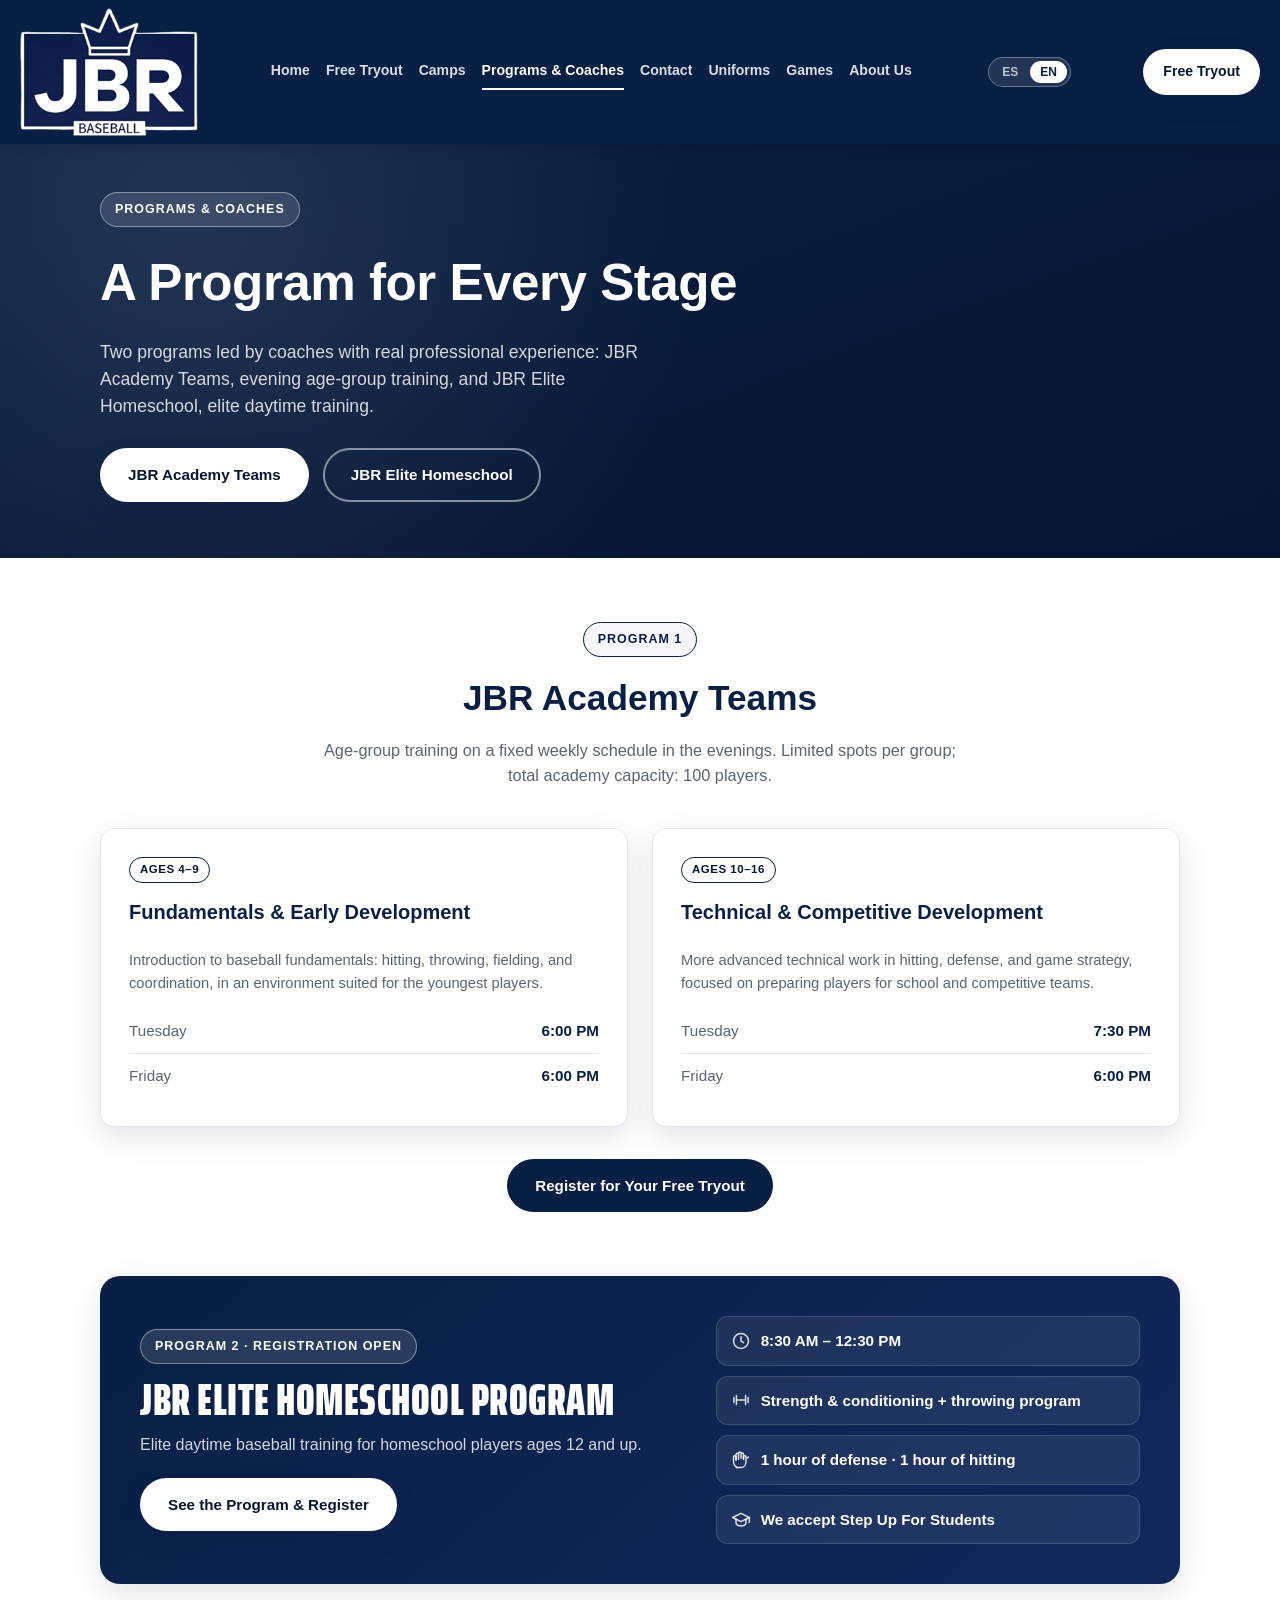
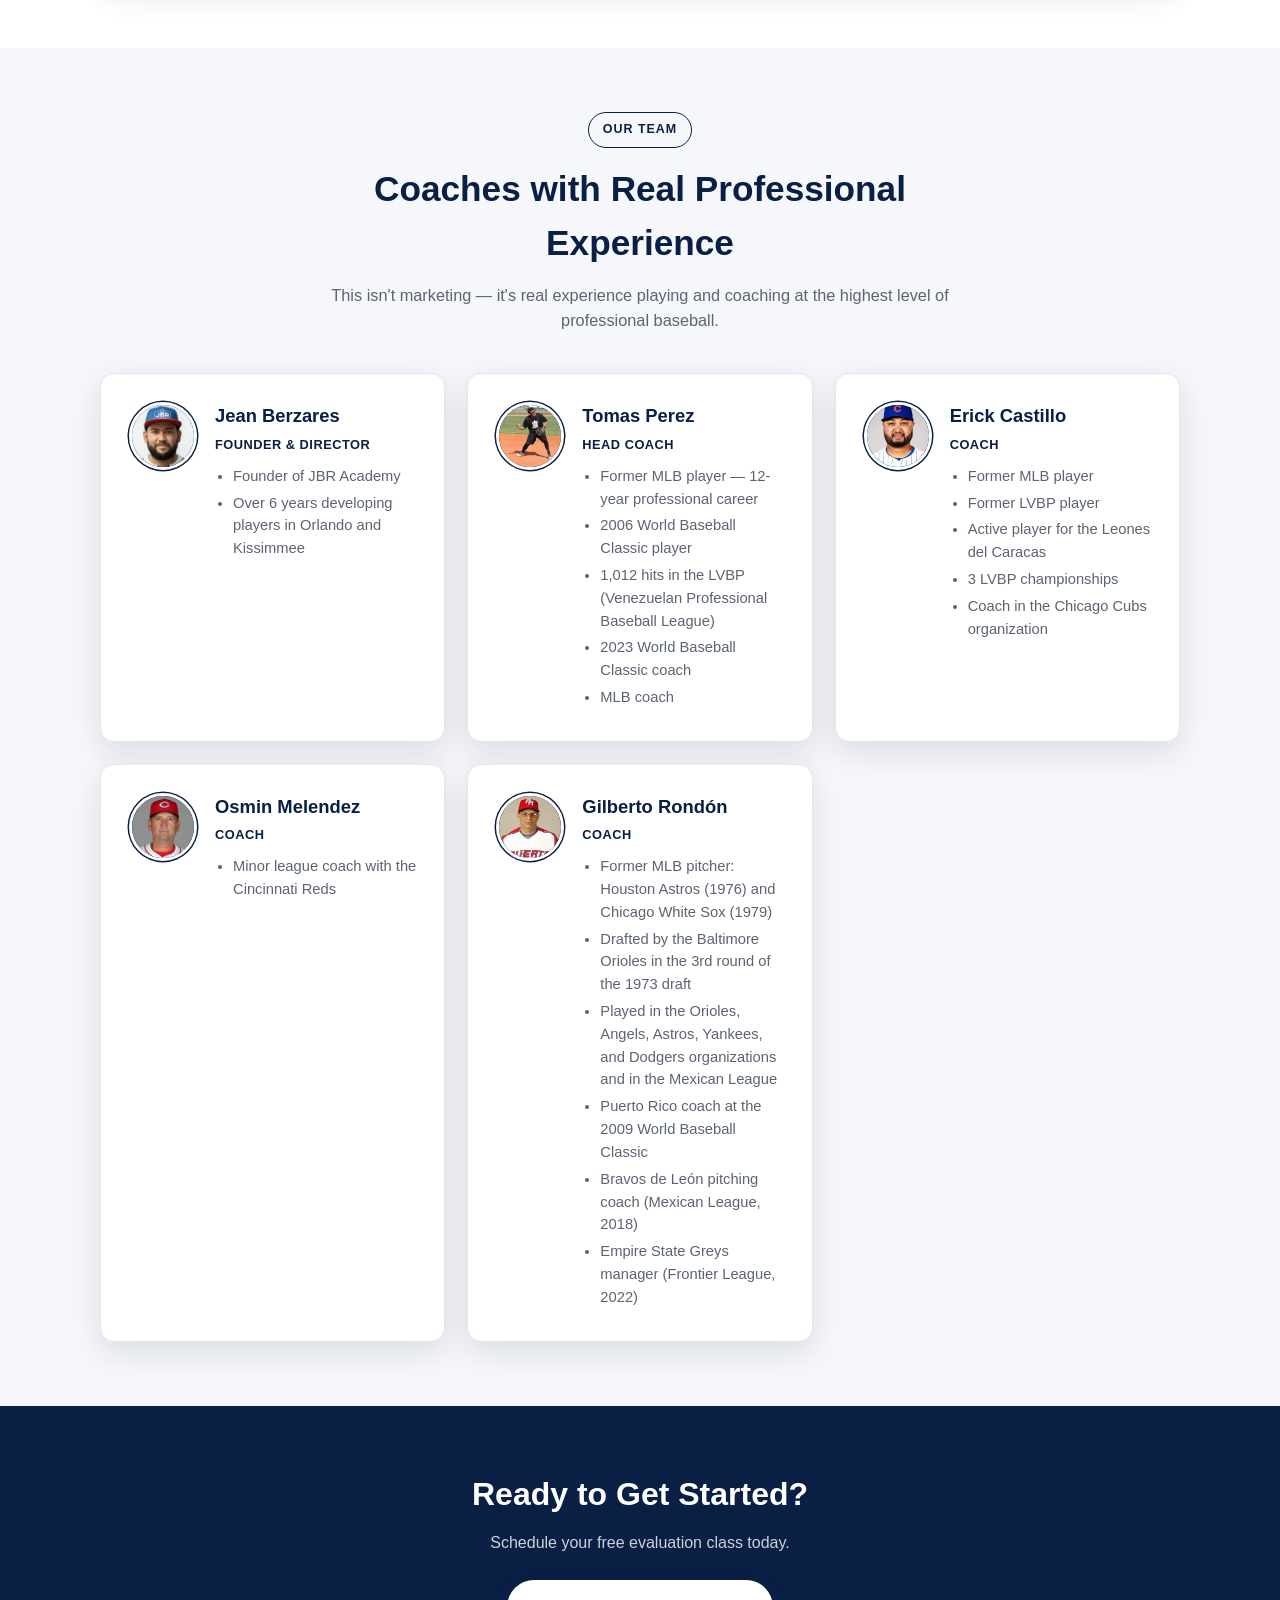
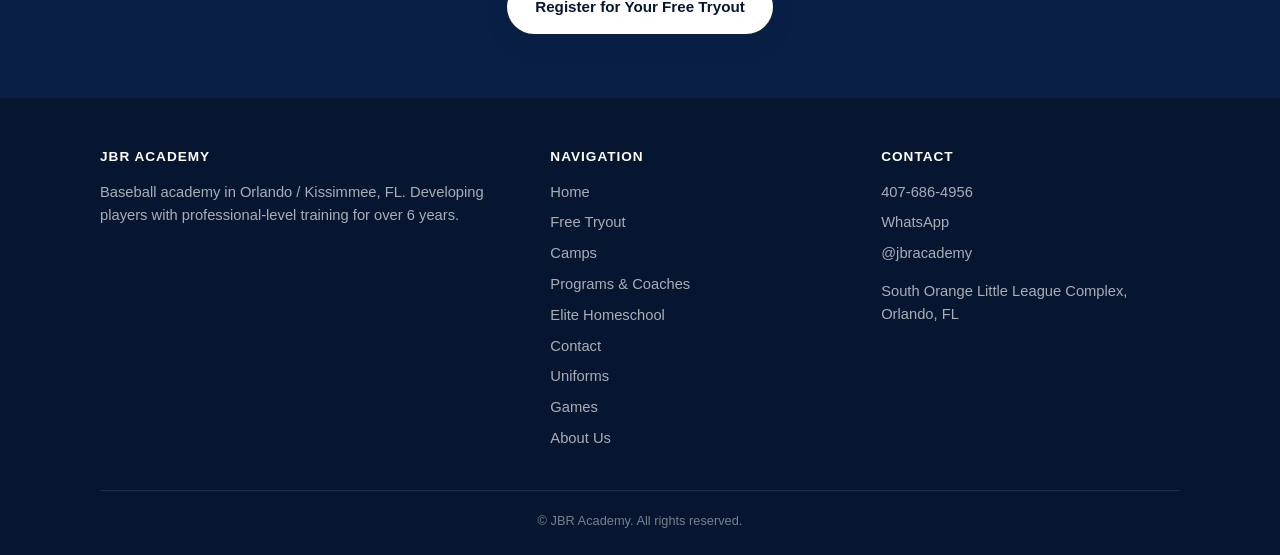
<file: site/programas.html>
<!DOCTYPE html>
<html lang="es">
<head>
<meta charset="UTF-8">
<meta name="viewport" content="width=device-width, initial-scale=1.0">
<title>Programas y Coaches | JBR Academy</title>
<meta name="description" content="Programas de béisbol por edad y coaches con experiencia en MLB de JBR Academy en Orlando, FL.">
<link rel="stylesheet" href="css/styles.css?v=11">
<link rel="stylesheet" href="css/i18n.css">
<link rel="preconnect" href="https://fonts.googleapis.com">
<link rel="preconnect" href="https://fonts.gstatic.com" crossorigin>
<link rel="stylesheet" href="https://fonts.googleapis.com/css2?family=Saira+Extra+Condensed:wght@700;800;900&display=swap">
<link rel="stylesheet" href="css/homeschool.css?v=5">
</head>
<body>

<header class="site-header">
  <div class="container">
    <a href="index.html" class="brand">
      <span class="brand-badge"><img src="assets/logo.png?v=2" alt="JBR Academy" class="brand-mark"></span>
    </a>
    <nav class="main-nav">
      <a href="index.html" data-i18n="nav.home">Inicio</a>
      <a href="tryout.html" data-i18n="nav.tryout">Free Tryout</a>
      <a href="campamentos.html" data-i18n="nav.camps">Campamentos</a>
      <a href="programas.html" class="active" data-i18n="nav.programs">Programas y Coaches</a>
      <a href="contacto.html" data-i18n="nav.contact">Contacto</a>
      <a href="uniformes.html" data-i18n="nav.uniforms">Uniformes</a>
      <a href="juegos.html" data-i18n="nav.games">Juegos</a>
      <a href="conocenos.html" data-i18n="nav.about">Conócenos</a>
    </nav>
    <div class="lang-switch">
      <button class="lang-btn" data-lang="es">ES</button>
      <button class="lang-btn" data-lang="en">EN</button>
    </div>
    <a href="tryout.html" class="btn btn-white header-cta" data-i18n="nav.ctaButton">Tryout Gratis</a>
    <button class="menu-toggle" aria-label="Abrir menú" onclick="document.getElementById('mobileMenu').classList.toggle('open')">☰</button>
  </div>
  <div class="mobile-menu" id="mobileMenu">
    <a href="index.html" data-i18n="nav.home">Inicio</a>
    <a href="tryout.html" data-i18n="nav.tryout">Free Tryout</a>
    <a href="campamentos.html" data-i18n="nav.camps">Campamentos</a>
    <a href="programas.html" data-i18n="nav.programs">Programas y Coaches</a>
    <a href="contacto.html" data-i18n="nav.contact">Contacto</a>
    <a href="uniformes.html" data-i18n="nav.uniforms">Uniformes</a>
    <a href="juegos.html" data-i18n="nav.games">Juegos</a>
    <a href="conocenos.html" data-i18n="nav.about">Conócenos</a>
    <div class="lang-switch">
      <button class="lang-btn" data-lang="es">ES</button>
      <button class="lang-btn" data-lang="en">EN</button>
    </div>
  </div>
</header>

<section class="hero" style="padding: 48px 0 56px;">
  <div class="container">
    <span class="eyebrow" data-i18n="programs.hero.eyebrow">Programas y Coaches</span>
    <h1 data-i18n="programs.hero.title">Un programa para cada etapa</h1>
    <p class="lead" data-i18n="programs.hero.lead">Dos programas con coaches de trayectoria profesional real: JBR Academy Teams, en grupos por edad por la tarde, y JBR Elite Homeschool, entrenamiento élite en horario de día.</p>
    <div class="hero-actions">
      <a href="#academy-teams" class="btn btn-white" data-i18n="prog.teams.title">JBR Academy Teams</a>
      <a href="#homeschool" class="btn btn-outline" data-i18n="prog.hs.title">JBR Elite Homeschool</a>
    </div>
  </div>
</section>

<section id="academy-teams">
  <div class="container">
    <div class="section-head">
      <span class="eyebrow" data-i18n="programs.schedule.eyebrow">Programa 1</span>
      <h2 data-i18n="programs.schedule.title">JBR Academy Teams</h2>
      <p data-i18n="programs.schedule.lead">Cupos limitados por grupo. Capacidad total de la academia: 100 jugadores.</p>
    </div>
    <div class="grid-2">
      <div class="card program-card">
        <span class="tag" data-i18n="programs.group1.tag">4 a 9 años</span>
        <h3 data-i18n="programs.group1.title">Fundamentos y desarrollo temprano</h3>
        <p style="color:var(--gray); font-size:0.92rem;" data-i18n="programs.group1.text">Introducción a los fundamentos del béisbol: bateo, lanzamiento, fildeo y coordinación, en un ambiente adecuado para los más pequeños.</p>
        <div class="schedule-row"><span data-i18n="day.tue">Martes</span><span>6:00 PM</span></div>
        <div class="schedule-row"><span data-i18n="day.fri">Viernes</span><span>6:00 PM</span></div>
      </div>
      <div class="card program-card">
        <span class="tag" data-i18n="programs.group2.tag">10 a 16 años</span>
        <h3 data-i18n="programs.group2.title">Desarrollo técnico y competitivo</h3>
        <p style="color:var(--gray); font-size:0.92rem;" data-i18n="programs.group2.text">Trabajo técnico más
          avanzado en bateo, defensa y estrategia de juego, con enfoque en
          preparación para equipos escolares y competitivos.</p>
        <div class="schedule-row"><span data-i18n="day.tue">Martes</span><span>7:30 PM</span></div>
        <div class="schedule-row"><span data-i18n="day.fri">Viernes</span><span>6:00 PM</span></div>
      </div>
    </div>
    <div style="text-align:center; margin-top:32px;">
      <a href="tryout.html" class="btn btn-navy" data-i18n="programs.viewTryout">Regístrate a tu Tryout Gratis</a>
    </div>
  </div>
</section>

<section style="padding-top:0;" id="homeschool">
  <div class="container">
    <div class="hs-feature">
      <div>
        <span class="eyebrow" data-i18n="hs.feature.eyebrow">Programa 2 · Registro abierto</span>
        <h2 data-i18n="hs.feature.title">JBR Elite Homeschool Program</h2>
        <p data-i18n="hs.feature.lead">Entrenamiento élite de béisbol en horario de día para jugadores de 12 años en adelante que estudian en casa.</p>
        <a href="homeschool.html" class="btn btn-white" data-i18n="hs.feature.cta">Ver programa y registrarse</a>
      </div>
      <ul>
        <li><svg class="ico" viewBox="0 0 24 24" fill="none" stroke="currentColor" stroke-width="1.8" stroke-linecap="round" stroke-linejoin="round" aria-hidden="true"><circle cx="12" cy="12" r="9"/><path d="M12 7v5l3 2"/></svg><span data-i18n="hs.feature.l1">8:30 AM – 12:30 PM</span></li>
        <li><svg class="ico" viewBox="0 0 24 24" fill="none" stroke="currentColor" stroke-width="1.8" stroke-linecap="round" stroke-linejoin="round" aria-hidden="true"><path d="M6.5 6.5v11M17.5 6.5v11M3.5 9v6M20.5 9v6M6.5 12h11"/></svg><span data-i18n="hs.feature.l2">Preparación física + programa de lanzamiento</span></li>
        <li><svg class="ico" viewBox="0 0 24 24" fill="none" stroke="currentColor" stroke-width="1.8" stroke-linecap="round" stroke-linejoin="round" aria-hidden="true"><path d="M7 21c-2.5-1.5-4-4.5-4-8V8.5a1.5 1.5 0 0 1 3 0V12"/><path d="M6 12V5.5a1.5 1.5 0 0 1 3 0V11M9 10V4a1.5 1.5 0 0 1 3 0v6M12 10V5a1.5 1.5 0 0 1 3 0v6"/><path d="M15 11V8.5a1.5 1.5 0 0 1 3 0V14c0 4-2.5 7-6 7H7"/><path d="M19.5 9.5l1.5-1"/></svg><span data-i18n="hs.feature.l3">1 hora de defensa · 1 hora de bateo</span></li>
        <li><svg class="ico" viewBox="0 0 24 24" fill="none" stroke="currentColor" stroke-width="1.8" stroke-linecap="round" stroke-linejoin="round" aria-hidden="true"><path d="M2 9l10-5 10 5-10 5z"/><path d="M6 11v5c0 1.5 2.7 3 6 3s6-1.5 6-3v-5"/><path d="M22 9v6"/></svg><span data-i18n="hs.feature.l4">Aceptamos Step Up For Students</span></li>
      </ul>
    </div>
  </div>
</section>

<section class="bg-off">
  <div class="container">
    <div class="section-head">
      <span class="eyebrow" data-i18n="programs.team.eyebrow">Nuestro equipo</span>
      <h2 data-i18n="programs.team.title">Coaches con trayectoria profesional real</h2>
      <p data-i18n="programs.team.lead">No es marketing: es experiencia real jugando y entrenando al más alto nivel del béisbol profesional.</p>
    </div>
    <div class="grid-3">
      <div class="card coach-card">
        <div class="coach-avatar"><img src="assets/historias-exito/coach-jean-berzares.jpg" alt="Jean Berzares"></div>
        <div>
          <h3>Jean Berzares</h3>
          <div class="coach-role" data-i18n="coach.jeanBerzares.role">Fundador y director</div>
          <ul>
            <li data-i18n="coach.jeanBerzares.b1">Fundador de JBR Academy</li>
            <li data-i18n="coach.jeanBerzares.b2">Más de 6 años formando jugadores en Orlando y Kissimmee</li>
          </ul>
        </div>
      </div>
      <div class="card coach-card">
        <div class="coach-avatar"><img src="assets/historias-exito/coach-tomas-perez.jpg" alt="Tomas Perez"></div>
        <div>
          <h3 data-i18n="coach.tomasPerez.name">Tomas Perez</h3>
          <div class="coach-role" data-i18n="coach.tomasPerez.role">Coach principal</div>
          <ul>
            <li data-i18n="coach.tomasPerez.b1">Exjugador de MLB, con 12 años de carrera profesional</li>
            <li data-i18n="coach.tomasPerez.b2">Jugador del World Baseball Classic 2006</li>
            <li data-i18n="coach.tomasPerez.b3full">1012 hits en la LVBP (Liga Venezolana de Béisbol Profesional)</li>
            <li data-i18n="coach.tomasPerez.b4">Coach del World Baseball Classic 2023</li>
            <li data-i18n="coach.tomasPerez.b5">Coach de MLB</li>
          </ul>
        </div>
      </div>
      <div class="card coach-card">
        <div class="coach-avatar"><img src="assets/historias-exito/coach-erick-castillo-cubs.jpg" alt="Erick Castillo"></div>
        <div>
          <h3 data-i18n="coach.erickCastillo.name">Erick Castillo</h3>
          <div class="coach-role" data-i18n="coach.erickCastillo.role">Coach</div>
          <ul>
            <li data-i18n="coach.erickCastillo.b1">Exjugador de MLB</li>
            <li data-i18n="coach.erickCastillo.b2">Exjugador de la LVBP</li>
            <li data-i18n="coach.erickCastillo.b3">Jugador activo de los Leones del Caracas</li>
            <li data-i18n="coach.erickCastillo.b4">3 campeonatos de la LVBP</li>
            <li data-i18n="coach.erickCastillo.b5">Coach en la organización de los Chicago Cubs</li>
          </ul>
        </div>
      </div>
      <div class="card coach-card">
        <div class="coach-avatar"><img src="assets/historias-exito/coach-osmin-melendez.jpg" alt="Osmin Melendez"></div>
        <div>
          <h3>Osmin Melendez</h3>
          <div class="coach-role" data-i18n="coach.osminMelendez.role">Coach</div>
          <ul>
            <li data-i18n="coach.osminMelendez.b1">Coach en ligas menores de los Cincinnati Reds</li>
          </ul>
        </div>
      </div>
      <div class="card coach-card">
        <div class="coach-avatar"><img src="assets/historias-exito/coach-gilbert-rondon.jpg" alt="Gilberto Rondón"></div>
        <div>
          <h3 data-i18n="coach.gilbertRondon.name">Gilberto Rondón</h3>
          <div class="coach-role" data-i18n="coach.gilbertRondon.role">Coach</div>
          <ul>
            <li data-i18n="coach.gilbertRondon.b1">Exlanzador de MLB: Houston Astros (1976) y Chicago White Sox (1979)</li>
            <li data-i18n="coach.gilbertRondon.b2">Seleccionado por los Orioles de Baltimore en la 3.ª ronda del draft de 1973</li>
            <li data-i18n="coach.gilbertRondon.b3">Jugó en las organizaciones de Orioles, Angels, Astros, Yankees y Dodgers, y en la Liga Mexicana</li>
            <li data-i18n="coach.gilbertRondon.b4">Coach de Puerto Rico en el Clásico Mundial de Béisbol 2009</li>
            <li data-i18n="coach.gilbertRondon.b5">Coach de pitcheo de los Bravos de León (Liga Mexicana, 2018)</li>
            <li data-i18n="coach.gilbertRondon.b6">Mánager de los Empire State Greys (Frontier League, 2022)</li>
          </ul>
        </div>
      </div>
    </div>
  </div>
</section>

<section class="bg-navy">
  <div class="container">
    <div class="cta-banner" style="background:none; padding:0; margin:0; max-width:none;">
      <h2 data-i18n="programs.cta.title">¿Listo para empezar?</h2>
      <p data-i18n="programs.cta.lead">Agenda tu clase de evaluación gratuita hoy mismo.</p>
      <div class="cta-actions">
        <a href="tryout.html" class="btn btn-white" data-i18n="home.hero.ctaPrimary">Regístrate a tu Tryout Gratis</a>
      </div>
    </div>
  </div>
</section>

<footer class="site-footer">
  <div class="container">
    <div class="footer-grid">
      <div>
        <h5 data-i18n="footer.brandTitle">JBR Academy</h5>
        <p data-i18n="footer.tagline">Academia de béisbol en Orlando / Kissimmee, FL. Formando jugadores con entrenamiento de nivel profesional desde hace más de 6 años.</p>
      </div>
      <div>
        <h5 data-i18n="footer.navTitle">Navegación</h5>
        <a href="index.html" data-i18n="nav.home">Inicio</a>
        <a href="tryout.html" data-i18n="nav.tryout">Free Tryout</a>
        <a href="campamentos.html" data-i18n="nav.camps">Campamentos</a>
        <a href="programas.html" data-i18n="nav.programs">Programas y Coaches</a>
        <a href="homeschool.html" data-i18n="nav.homeschool">Elite Homeschool</a>
        <a href="contacto.html" data-i18n="nav.contact">Contacto</a>
        <a href="uniformes.html" data-i18n="nav.uniforms">Uniformes</a>
        <a href="juegos.html" data-i18n="nav.games">Juegos</a>
        <a href="conocenos.html" data-i18n="nav.about">Conócenos</a>
      </div>
      <div>
        <h5 data-i18n="footer.contactTitle">Contacto</h5>
        <a href="tel:+14076864956">407-686-4956</a>
        <a href="https://wa.me/14076864956" target="_blank" rel="noopener">WhatsApp</a>
        <a href="https://www.instagram.com/jbracademy/" target="_blank" rel="noopener">@jbracademy</a>
        <p data-i18n="footer.address">South Orange Little League Complex, Orlando, FL</p>
      </div>
    </div>
    <div class="footer-bottom" data-i18n="footer.rights">© JBR Academy. Todos los derechos reservados.</div>
  </div>
</footer>

<script src="js/i18n-data.js?v=22"></script>
<script src="js/i18n.js"></script>
</body>
</html>
</file>
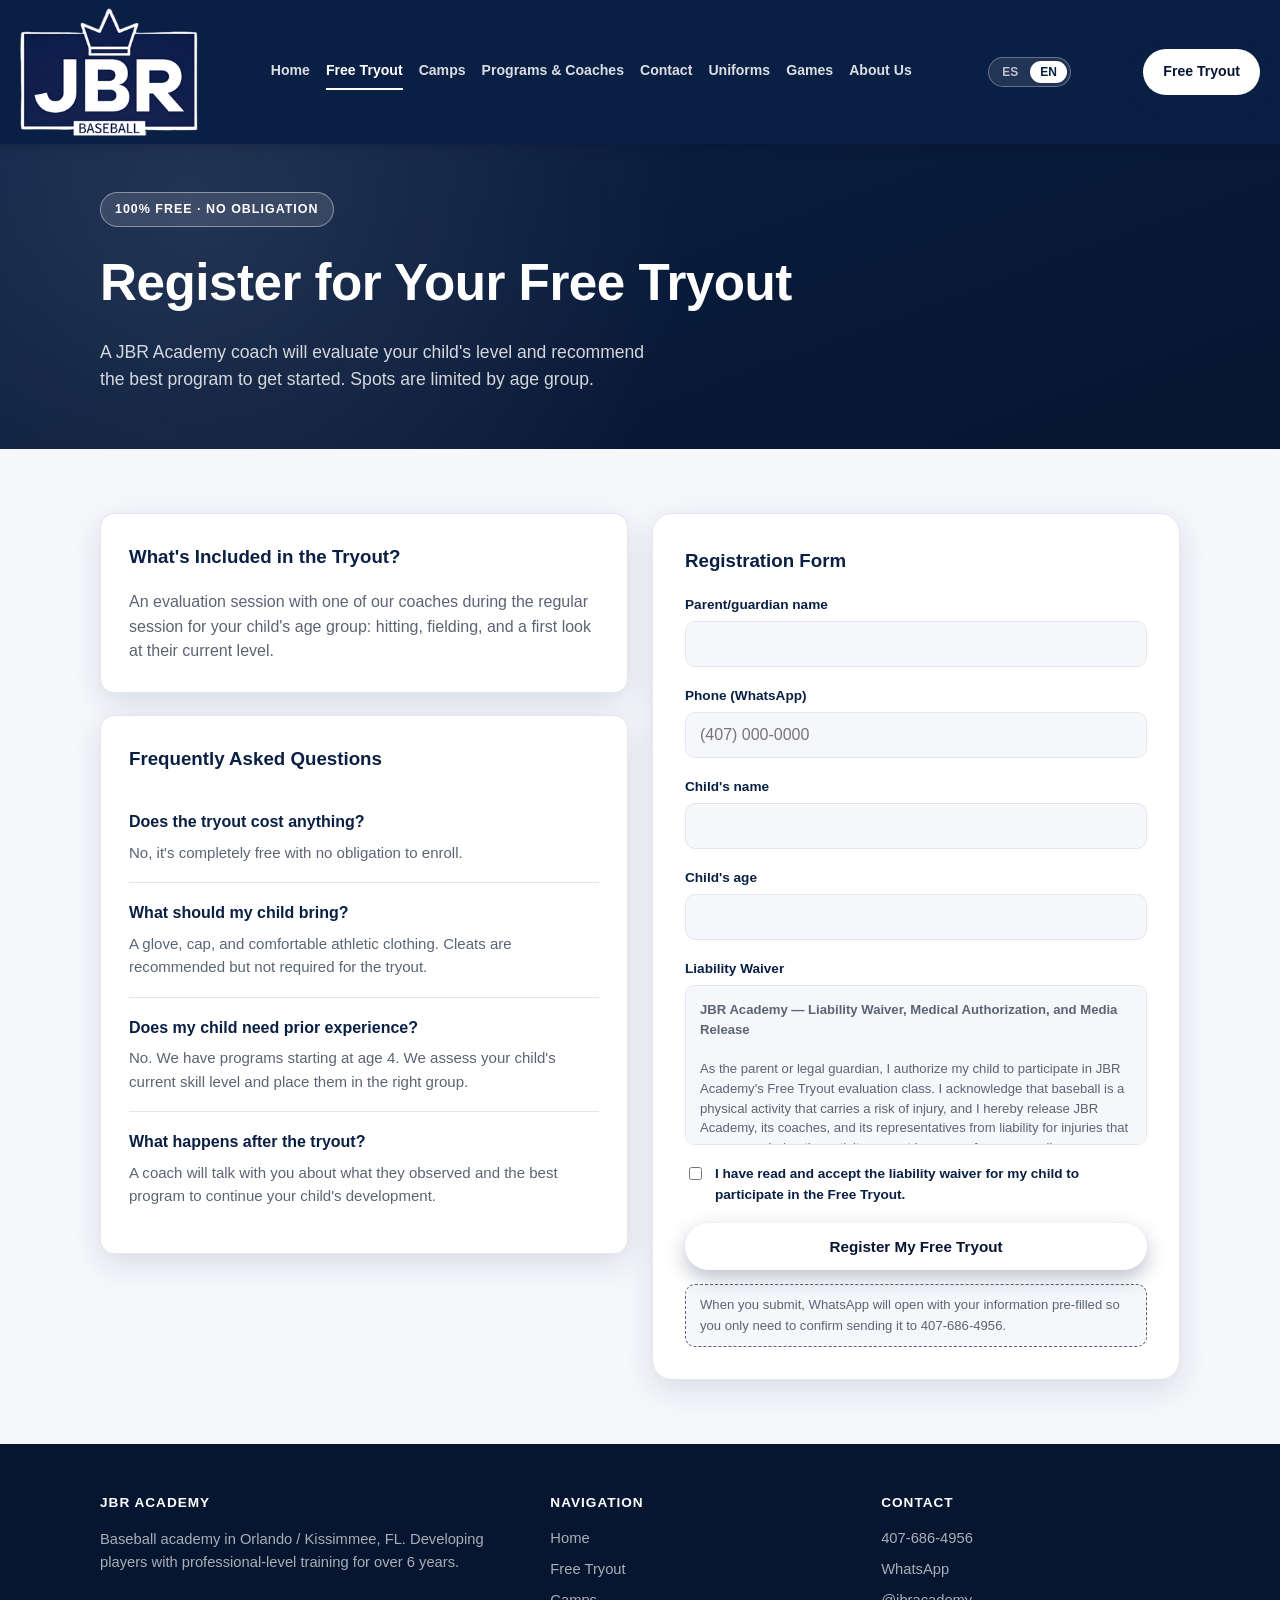
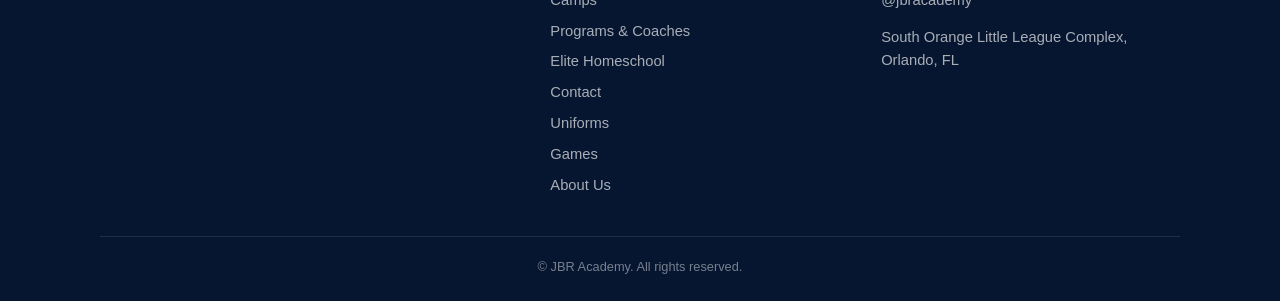
<file: site/tryout.html>
<!DOCTYPE html>
<html lang="es">
<head>
<meta charset="UTF-8">
<meta name="viewport" content="width=device-width, initial-scale=1.0">
<title>Free Tryout | JBR Academy</title>
<meta name="description" content="Regístrate a tu clase de evaluación gratuita en JBR Academy, Orlando, FL. Sin compromiso.">
<link rel="stylesheet" href="css/styles.css?v=11">
<link rel="stylesheet" href="css/i18n.css">
</head>
<body>

<header class="site-header">
  <div class="container">
    <a href="index.html" class="brand">
      <span class="brand-badge"><img src="assets/logo.png?v=2" alt="JBR Academy" class="brand-mark"></span>
    </a>
    <nav class="main-nav">
      <a href="index.html" data-i18n="nav.home">Inicio</a>
      <a href="tryout.html" class="active" data-i18n="nav.tryout">Free Tryout</a>
      <a href="campamentos.html" data-i18n="nav.camps">Campamentos</a>
      <a href="programas.html" data-i18n="nav.programs">Programas y Coaches</a>
      <a href="contacto.html" data-i18n="nav.contact">Contacto</a>
      <a href="uniformes.html" data-i18n="nav.uniforms">Uniformes</a>
      <a href="juegos.html" data-i18n="nav.games">Juegos</a>
      <a href="conocenos.html" data-i18n="nav.about">Conócenos</a>
    </nav>
    <div class="lang-switch">
      <button class="lang-btn" data-lang="es">ES</button>
      <button class="lang-btn" data-lang="en">EN</button>
    </div>
    <a href="tryout.html" class="btn btn-white header-cta" data-i18n="nav.ctaButton">Tryout Gratis</a>
    <button class="menu-toggle" aria-label="Abrir menú" onclick="document.getElementById('mobileMenu').classList.toggle('open')">☰</button>
  </div>
  <div class="mobile-menu" id="mobileMenu">
    <a href="index.html" data-i18n="nav.home">Inicio</a>
    <a href="tryout.html" data-i18n="nav.tryout">Free Tryout</a>
    <a href="campamentos.html" data-i18n="nav.camps">Campamentos</a>
    <a href="programas.html" data-i18n="nav.programs">Programas y Coaches</a>
    <a href="contacto.html" data-i18n="nav.contact">Contacto</a>
    <a href="uniformes.html" data-i18n="nav.uniforms">Uniformes</a>
    <a href="juegos.html" data-i18n="nav.games">Juegos</a>
    <a href="conocenos.html" data-i18n="nav.about">Conócenos</a>
    <div class="lang-switch">
      <button class="lang-btn" data-lang="es">ES</button>
      <button class="lang-btn" data-lang="en">EN</button>
    </div>
  </div>
</header>

<section class="hero" style="padding: 48px 0 56px;">
  <div class="container">
    <span class="eyebrow" data-i18n="tryout.hero.badge">100 % gratis · Sin compromiso</span>
    <h1 data-i18n-html="tryout.hero.title">Regístrate a tu <span>Tryout Gratis</span></h1>
    <p class="lead" data-i18n="tryout.hero.lead">Un coach de JBR Academy evaluará el nivel de tu hijo/a y te
      recomendará el mejor programa para empezar. Cupos limitados por grupo de edad.</p>
  </div>
</section>

<section class="bg-off">
  <div class="container">
    <div class="grid-2" style="align-items:flex-start;">

      <div>
        <div class="card" style="margin-bottom:22px;">
          <h3 style="color:var(--navy); margin-top:0;" data-i18n="tryout.info.title">¿Qué incluye el tryout?</h3>
          <p style="color:var(--gray); margin-bottom:0;" data-i18n="tryout.info.text">Una sesión de evaluación con uno de nuestros coaches, dentro del horario regular del grupo de edad correspondiente: bateo, defensa y una primera impresión del nivel actual de tu hijo/a.</p>
        </div>

        <div class="card">
          <h3 style="color:var(--navy); margin-top:0;" data-i18n="tryout.faq.title">Preguntas frecuentes</h3>
          <div class="faq-item">
            <h4 data-i18n="tryout.faq.q1">¿El tryout tiene costo?</h4>
            <p data-i18n="tryout.faq.a1">No, es completamente gratis y sin compromiso de inscripción.</p>
          </div>
          <div class="faq-item">
            <h4 data-i18n="tryout.faq.q2">¿Qué debe traer mi hijo/a?</h4>
            <p data-i18n="tryout.faq.a2">Guante, gorra y ropa deportiva cómoda. Los tacos de béisbol se recomiendan, pero no son obligatorios para el tryout.</p>
          </div>
          <div class="faq-item">
            <h4 data-i18n="tryout.faq.q3">¿Necesita experiencia previa?</h4>
            <p data-i18n="tryout.faq.a3">No. Tenemos programas desde los 4 años: evaluamos su nivel actual y lo ubicamos en el grupo adecuado.</p>
          </div>
          <div class="faq-item" style="border-bottom:none;">
            <h4 data-i18n="tryout.faq.q4">¿Qué pasa después del tryout?</h4>
            <p data-i18n="tryout.faq.a4">Un coach conversará contigo sobre el progreso observado y el mejor
              programa para continuar el desarrollo de tu hijo/a.</p>
          </div>
        </div>
      </div>

      <div class="form-card">
        <h3 style="color:var(--navy); margin-top:0;" data-i18n="tryout.form.title">Formulario de registro</h3>

        <form id="tryoutForm">
          <div class="form-row">
            <label for="parentName" data-i18n="tryout.form.parentName">Nombre del padre/madre</label>
            <input type="text" id="parentName" name="parentName" required>
          </div>
          <div class="form-row">
            <label for="phone" data-i18n="tryout.form.phone">Teléfono (WhatsApp)</label>
            <input type="tel" id="phone" name="phone" placeholder="(407) 000-0000" data-i18n-placeholder="tryout.form.phonePlaceholder" required>
          </div>
          <div class="form-row">
            <label for="childName" data-i18n="tryout.form.childName">Nombre del niño/a</label>
            <input type="text" id="childName" name="childName" required>
          </div>
          <div class="form-row">
            <label for="childAge" data-i18n="tryout.form.childAge">Edad del niño/a</label>
            <input type="number" id="childAge" name="childAge" min="3" max="18" required>
            <div class="schedule-hint" id="scheduleHint"></div>
          </div>

          <div class="form-row">
            <label data-i18n="tryout.form.waiverTitle">Exención de responsabilidad (waiver)</label>
            <div data-i18n-html="tryout.form.waiverBody" style="max-height:160px; overflow-y:auto; border:1.5px solid var(--gray-light); border-radius:10px; padding:14px; font-size:0.82rem; color:var(--gray); background:var(--off-white); line-height:1.5;"><strong>JBR Academy — Exención de responsabilidad, autorización médica y de imagen</strong><br><br>Yo, como padre/madre o tutor legal, autorizo a mi hijo/a a participar en la clase de evaluación gratuita (“Free Tryout”) de JBR Academy. Reconozco que el béisbol es una actividad física que conlleva riesgo de lesión y, por la presente, libero a JBR Academy, a sus coaches y a sus representantes de responsabilidad por lesiones que puedan ocurrir durante la actividad, salvo negligencia comprobada.<br><br>Autorizo a JBR Academy a buscar atención médica de emergencia para mi hijo/a en caso de ser necesario. Autorizo también a JBR Academy a usar fotos y videos de mi hijo/a tomados durante actividades de la academia con fines promocionales (redes sociales, sitio web y materiales de marketing).<br><br>Declaro haber leído y comprendido este documento, y participo de forma voluntaria.</div>
          </div>

          <div class="form-row" style="display:flex; align-items:flex-start; gap:10px;">
            <input type="checkbox" id="waiverAccept" required style="width:auto; margin-top:4px;">
            <label for="waiverAccept" style="margin:0; font-weight:600;" data-i18n="tryout.form.waiverCheckbox">
              He leído y acepto la exención de responsabilidad para que mi hijo/a
              participe en el Free Tryout.
            </label>
          </div>

          <button type="submit" class="btn btn-white btn-block" data-i18n="tryout.form.submit">Registrar mi Tryout Gratis</button>

          <div class="dev-note" data-i18n="tryout.form.devNote1">
            Al enviar, se abrirá WhatsApp con tus datos ya escritos para que solo
            tengas que confirmar el envío al 407-686-4956.
          </div>
        </form>

        <div class="form-success" id="formSuccess">
          <div class="check">✓</div>
          <h3 style="color:var(--navy); margin:0 0 8px;" data-i18n="tryout.success.title">¡Registro recibido!</h3>
          <p style="color:var(--gray); margin:0;" data-i18n="tryout.success.text">Te contactaremos por WhatsApp para
            confirmar tu clase de evaluación gratuita.</p>
        </div>
      </div>

    </div>
  </div>
</section>

<footer class="site-footer">
  <div class="container">
    <div class="footer-grid">
      <div>
        <h5 data-i18n="footer.brandTitle">JBR Academy</h5>
        <p data-i18n="footer.tagline">Academia de béisbol en Orlando / Kissimmee, FL. Formando jugadores con entrenamiento de nivel profesional desde hace más de 6 años.</p>
      </div>
      <div>
        <h5 data-i18n="footer.navTitle">Navegación</h5>
        <a href="index.html" data-i18n="nav.home">Inicio</a>
        <a href="tryout.html" data-i18n="nav.tryout">Free Tryout</a>
        <a href="campamentos.html" data-i18n="nav.camps">Campamentos</a>
        <a href="programas.html" data-i18n="nav.programs">Programas y Coaches</a>
        <a href="homeschool.html" data-i18n="nav.homeschool">Elite Homeschool</a>
        <a href="contacto.html" data-i18n="nav.contact">Contacto</a>
        <a href="uniformes.html" data-i18n="nav.uniforms">Uniformes</a>
        <a href="juegos.html" data-i18n="nav.games">Juegos</a>
        <a href="conocenos.html" data-i18n="nav.about">Conócenos</a>
      </div>
      <div>
        <h5 data-i18n="footer.contactTitle">Contacto</h5>
        <a href="tel:+14076864956">407-686-4956</a>
        <a href="https://wa.me/14076864956" target="_blank" rel="noopener">WhatsApp</a>
        <a href="https://www.instagram.com/jbracademy/" target="_blank" rel="noopener">@jbracademy</a>
        <p data-i18n="footer.address">South Orange Little League Complex, Orlando, FL</p>
      </div>
    </div>
    <div class="footer-bottom" data-i18n="footer.rights">© JBR Academy. Todos los derechos reservados.</div>
  </div>
</footer>

<script src="js/i18n-data.js?v=22"></script>
<script src="js/i18n.js"></script>
<script src="js/tryout-form.js?v=4"></script>
</body>
</html>
</file>
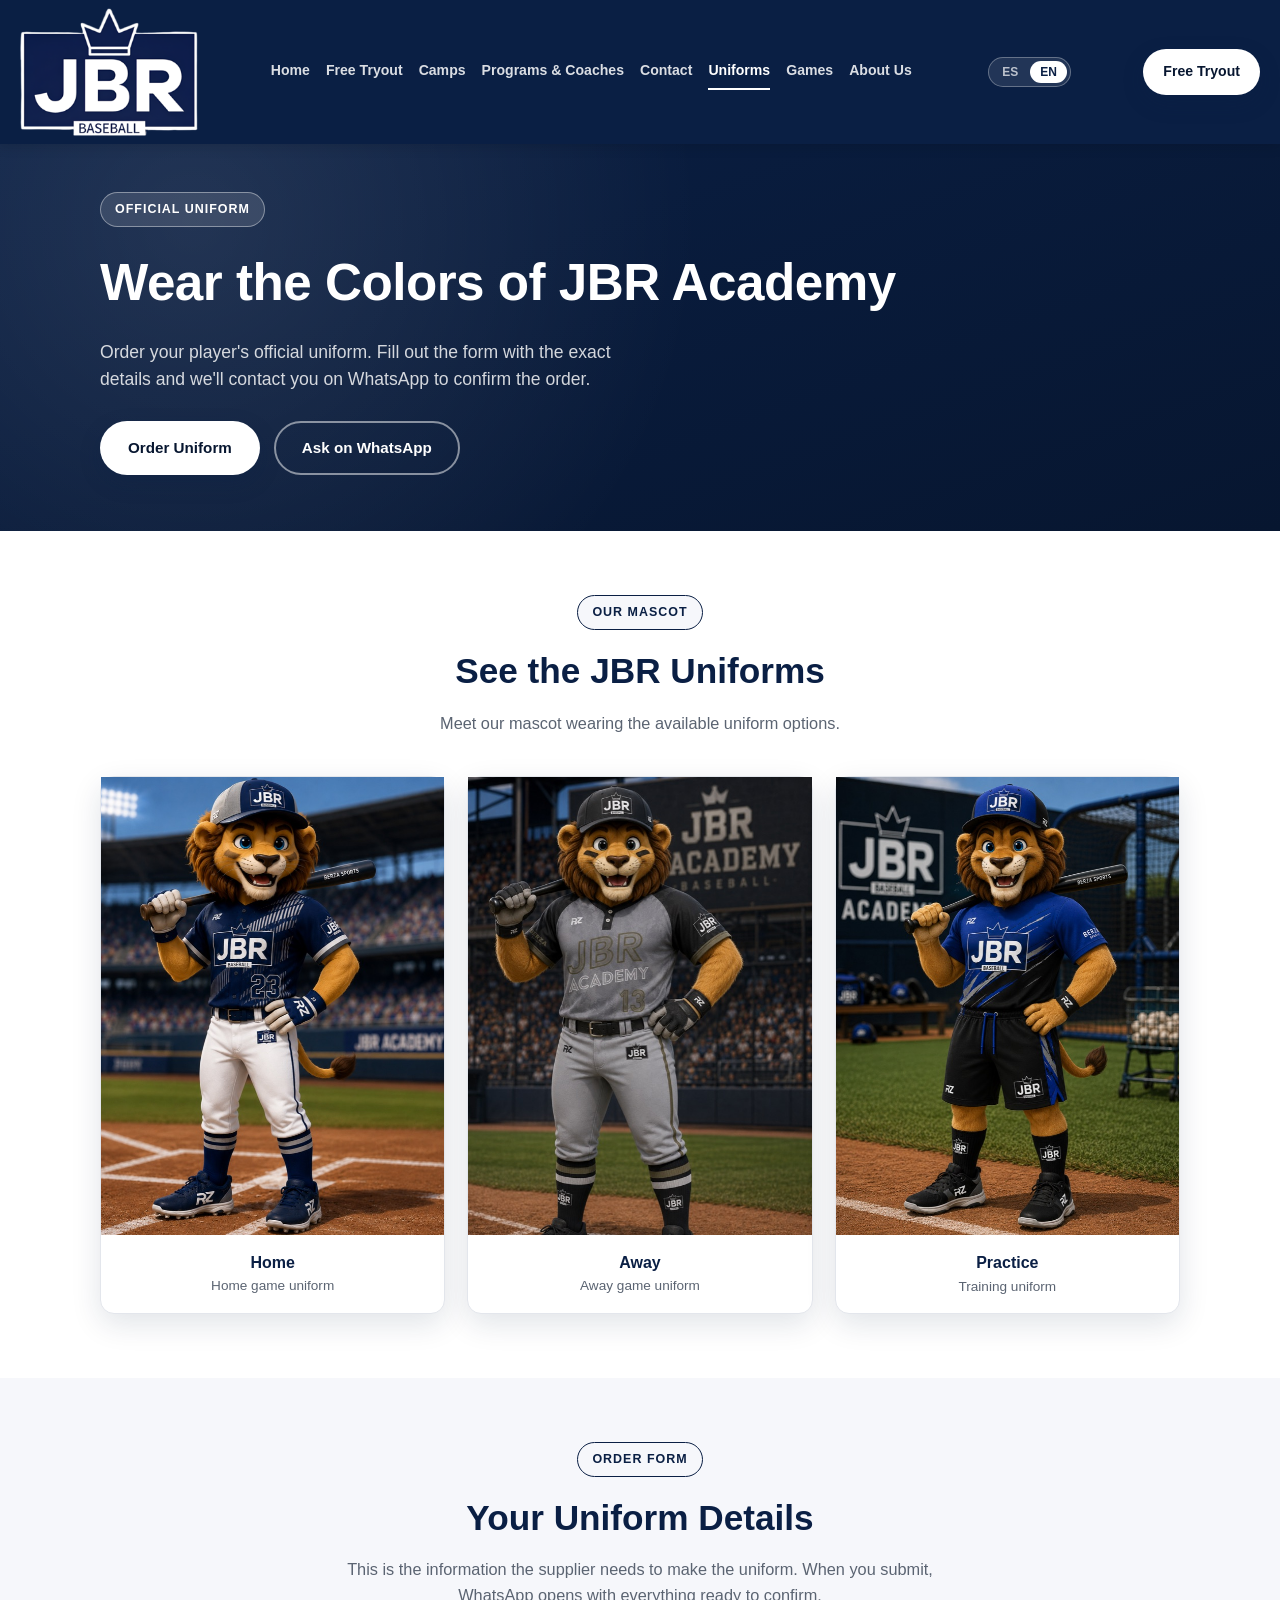
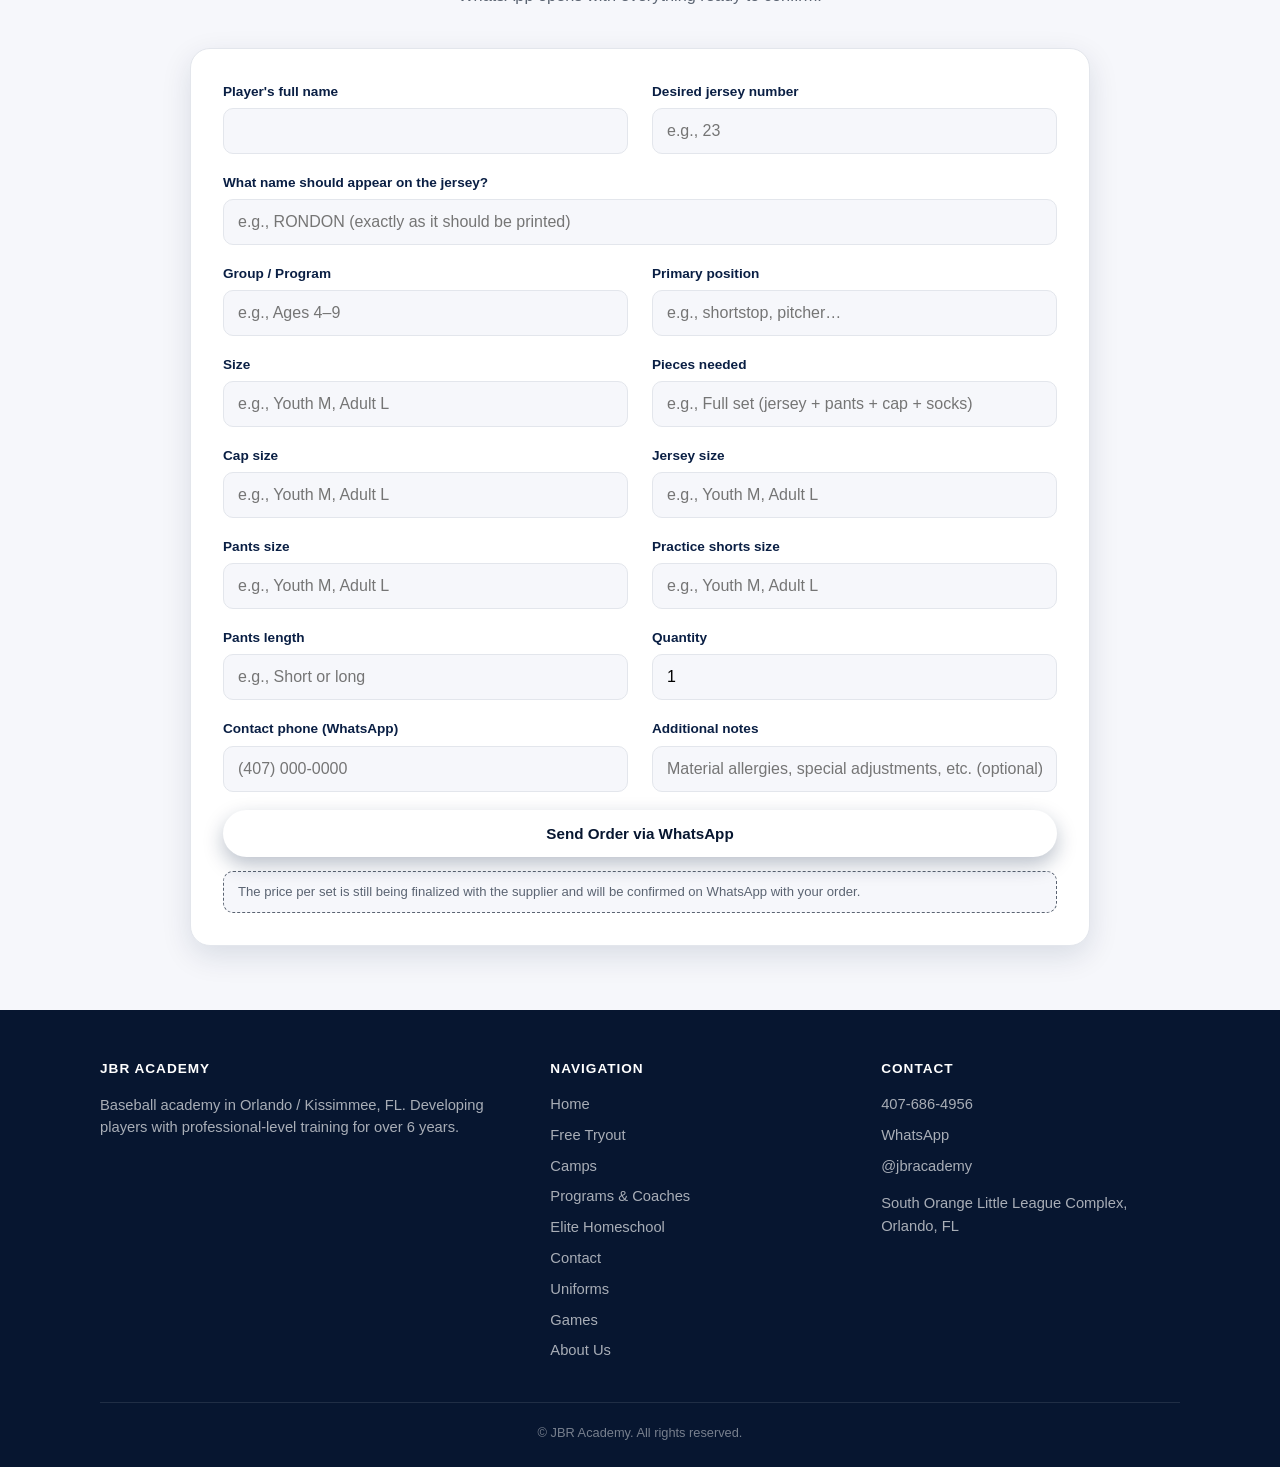
<file: site/uniformes.html>
<!DOCTYPE html>
<html lang="es">
<head>
<meta charset="UTF-8">
<meta name="viewport" content="width=device-width, initial-scale=1.0">
<title>Uniformes | JBR Academy</title>
<meta name="description" content="Ordena el uniforme oficial de JBR Academy en Orlando, FL.">
<link rel="stylesheet" href="css/styles.css?v=11">
<link rel="stylesheet" href="css/i18n.css">
</head>
<body>

<header class="site-header">
  <div class="container">
    <a href="index.html" class="brand">
      <span class="brand-badge"><img src="assets/logo.png?v=2" alt="JBR Academy" class="brand-mark"></span>
    </a>
    <nav class="main-nav">
      <a href="index.html" data-i18n="nav.home">Inicio</a>
      <a href="tryout.html" data-i18n="nav.tryout">Free Tryout</a>
      <a href="campamentos.html" data-i18n="nav.camps">Campamentos</a>
      <a href="programas.html" data-i18n="nav.programs">Programas y Coaches</a>
      <a href="contacto.html" data-i18n="nav.contact">Contacto</a>
      <a href="uniformes.html" class="active" data-i18n="nav.uniforms">Uniformes</a>
      <a href="juegos.html" data-i18n="nav.games">Juegos</a>
      <a href="conocenos.html" data-i18n="nav.about">Conócenos</a>
    </nav>
    <div class="lang-switch">
      <button class="lang-btn" data-lang="es">ES</button>
      <button class="lang-btn" data-lang="en">EN</button>
    </div>
    <a href="tryout.html" class="btn btn-white header-cta" data-i18n="nav.ctaButton">Tryout Gratis</a>
    <button class="menu-toggle" aria-label="Abrir menú" onclick="document.getElementById('mobileMenu').classList.toggle('open')">☰</button>
  </div>
  <div class="mobile-menu" id="mobileMenu">
    <a href="index.html" data-i18n="nav.home">Inicio</a>
    <a href="tryout.html" data-i18n="nav.tryout">Free Tryout</a>
    <a href="campamentos.html" data-i18n="nav.camps">Campamentos</a>
    <a href="programas.html" data-i18n="nav.programs">Programas y Coaches</a>
    <a href="contacto.html" data-i18n="nav.contact">Contacto</a>
    <a href="uniformes.html" data-i18n="nav.uniforms">Uniformes</a>
    <a href="juegos.html" data-i18n="nav.games">Juegos</a>
    <a href="conocenos.html" data-i18n="nav.about">Conócenos</a>
    <div class="lang-switch">
      <button class="lang-btn" data-lang="es">ES</button>
      <button class="lang-btn" data-lang="en">EN</button>
    </div>
  </div>
</header>

<section class="hero" style="padding: 48px 0 56px;">
  <div class="container">
    <span class="eyebrow" data-i18n="uniforms.hero.eyebrow">Uniforme oficial</span>
    <h1 data-i18n-html="uniforms.hero.title">Viste los colores de <span>JBR Academy</span></h1>
    <p class="lead" data-i18n="uniforms.hero.lead">Ordena el uniforme oficial de tu jugador/a. Completa la planilla
      con los datos exactos y te contactamos por WhatsApp para confirmar el pedido.</p>
    <div class="hero-actions">
      <a href="#planilla" class="btn btn-white" data-i18n="uniforms.hero.ctaOrder">Ordenar uniforme</a>
      <a href="https://wa.me/14076864956?text=Hola%2C%20quiero%20informaci%C3%B3n%20sobre%20los%20uniformes%20de%20JBR%20Academy" class="btn btn-outline" target="_blank" rel="noopener" data-i18n="uniforms.hero.ctaAsk">Preguntar por WhatsApp</a>
    </div>
  </div>
</section>

<section>
  <div class="container">
    <div class="section-head">
      <span class="eyebrow" data-i18n="uniforms.gallery.eyebrow">Nuestra mascota</span>
      <h2 data-i18n="uniforms.gallery.title">Así se ven los uniformes JBR</h2>
      <p data-i18n="uniforms.gallery.lead">Conoce a nuestra mascota luciendo las opciones de uniforme disponibles.</p>
    </div>
    <div class="grid-3">
      <div class="card" style="padding:0;">
        <div class="uniform-photo"><img src="assets/mascot-navy.jpg" alt="Mascota JBR Academy — uniforme Home"></div>
        <div style="padding:16px; text-align:center;">
          <div style="font-weight:700; color:var(--navy);" data-i18n="uniforms.gallery.home">Home</div>
          <div style="font-size:0.85rem; color:var(--gray);" data-i18n="uniforms.gallery.homeDetail">Uniforme de juegos en casa</div>
        </div>
      </div>
      <div class="card" style="padding:0;">
        <div class="uniform-photo"><img src="assets/mascot-gray.jpg" alt="Mascota JBR Academy — uniforme Away"></div>
        <div style="padding:16px; text-align:center;">
          <div style="font-weight:700; color:var(--navy);" data-i18n="uniforms.gallery.away">Away</div>
          <div style="font-size:0.85rem; color:var(--gray);" data-i18n="uniforms.gallery.awayDetail">Uniforme de juegos de visitante</div>
        </div>
      </div>
      <div class="card" style="padding:0;">
        <div class="uniform-photo"><img src="assets/mascot-blue.jpg" alt="Mascota JBR Academy — uniforme de práctica"></div>
        <div style="padding:16px; text-align:center;">
          <div style="font-weight:700; color:var(--navy);" data-i18n="uniforms.gallery.practice">Práctica</div>
          <div style="font-size:0.85rem; color:var(--gray);" data-i18n="uniforms.gallery.practiceDetail">Uniforme de entrenamiento</div>
        </div>
      </div>
    </div>
  </div>
</section>

<section class="bg-off" id="planilla">
  <div class="container">
    <div class="section-head">
      <span class="eyebrow" data-i18n="uniforms.form.eyebrow">Planilla de pedido</span>
      <h2 data-i18n="uniforms.form.title">Datos para tu uniforme</h2>
      <p data-i18n="uniforms.form.lead">Esta es la información que necesita el proveedor para fabricar el uniforme.
        Al enviar, se abre WhatsApp con todo listo para confirmar.</p>
    </div>

    <div class="grid-2" style="align-items:flex-start; max-width:900px; margin:0 auto;">
      <div class="form-card" style="grid-column: 1 / -1;">
        <form id="uniformForm">
          <div class="grid-2">
            <div class="form-row">
              <label for="playerName" data-i18n="uniforms.form.playerName">Nombre completo del jugador/a</label>
              <input type="text" id="playerName" required>
            </div>
            <div class="form-row">
              <label for="jerseyNumber" data-i18n="uniforms.form.jerseyNumber">Número deseado en la camiseta</label>
              <input type="text" id="jerseyNumber" placeholder="Ej.: 23" data-i18n-placeholder="uniforms.form.jerseyNumberPh" required>
            </div>
          </div>

          <div class="form-row">
            <label for="jerseyName" data-i18n="uniforms.form.jerseyName">¿Qué nombre o apellido quieres en la camiseta?</label>
            <input type="text" id="jerseyName" placeholder="Ej.: RONDON, tal como debe imprimirse" data-i18n-placeholder="uniforms.form.jerseyNamePh" required>
          </div>

          <div class="grid-2">
            <div class="form-row">
              <label for="uniformGroup" data-i18n="uniforms.form.group">Grupo / Programa</label>
              <input type="text" id="uniformGroup" placeholder="Ej.: 4 a 9 años" data-i18n-placeholder="uniforms.form.groupPh" required>
            </div>
            <div class="form-row">
              <label for="position" data-i18n="uniforms.form.position">Posición principal</label>
              <input type="text" id="position" placeholder="Ej.: shortstop, pitcher…" data-i18n-placeholder="uniforms.form.positionPh">
            </div>
          </div>

          <div class="grid-2">
            <div class="form-row">
              <label for="size" data-i18n="uniforms.form.size">Talla</label>
              <input type="text" id="size" placeholder="Ej.: Niño M, Adulto L" data-i18n-placeholder="uniforms.form.sizePh" required>
            </div>
            <div class="form-row">
              <label for="pieces" data-i18n="uniforms.form.pieces">Piezas necesitadas</label>
              <input type="text" id="pieces" placeholder="Ej.: set completo (jersey + pantalón + gorra + medias)" data-i18n-placeholder="uniforms.form.piecesPh" required>
            </div>
          </div>

          <div class="grid-2">
            <div class="form-row">
              <label for="capSize" data-i18n="uniforms.form.capSize">Talla de la gorra</label>
              <input type="text" id="capSize" placeholder="Ej.: Niño M, Adulto L" data-i18n-placeholder="uniforms.form.sizePh" required>
            </div>
            <div class="form-row">
              <label for="jerseySize" data-i18n="uniforms.form.jerseySize">Talla del jersey</label>
              <input type="text" id="jerseySize" placeholder="Ej.: Niño M, Adulto L" data-i18n-placeholder="uniforms.form.sizePh" required>
            </div>
          </div>

          <div class="grid-2">
            <div class="form-row">
              <label for="pantsSize" data-i18n="uniforms.form.pantsSize">Talla del pantalón</label>
              <input type="text" id="pantsSize" placeholder="Ej.: Niño M, Adulto L" data-i18n-placeholder="uniforms.form.sizePh" required>
            </div>
            <div class="form-row">
              <label for="shortsSize" data-i18n="uniforms.form.shortsSize">Talla del short de práctica</label>
              <input type="text" id="shortsSize" placeholder="Ej.: Niño M, Adulto L" data-i18n-placeholder="uniforms.form.sizePh" required>
            </div>
          </div>

          <div class="grid-2">
            <div class="form-row">
              <label for="pantsLength" data-i18n="uniforms.form.pantsLength">Largo del pantalón</label>
              <input type="text" id="pantsLength" placeholder="Ej.: corto o largo" data-i18n-placeholder="uniforms.form.pantsLengthPh" required>
            </div>
            <div class="form-row">
              <label for="quantity" data-i18n="uniforms.form.quantity">Cantidad</label>
              <input type="number" id="quantity" min="1" value="1" required>
            </div>
          </div>

          <div class="grid-2">
            <div class="form-row">
              <label for="uniformPhone" data-i18n="uniforms.form.phone">Teléfono de contacto (WhatsApp)</label>
              <input type="tel" id="uniformPhone" placeholder="(407) 000-0000" data-i18n-placeholder="uniforms.form.phonePh" required>
            </div>
            <div class="form-row">
              <label for="notes" data-i18n="uniforms.form.notes">Notas adicionales</label>
              <input type="text" id="notes" placeholder="Alergias a materiales, ajustes especiales, etc. (opcional)" data-i18n-placeholder="uniforms.form.notesPh">
            </div>
          </div>

          <button type="submit" class="btn btn-white btn-block" data-i18n="uniforms.form.submit">Enviar pedido por WhatsApp</button>

          <div class="dev-note" data-i18n="uniforms.form.priceNote">El precio por set aún está por definirse con el proveedor; se confirma por WhatsApp junto con el pedido.</div>
        </form>

        <div class="form-success" id="uniformSuccess">
          <div class="check">✓</div>
          <h3 style="color:var(--navy); margin:0 0 8px;" data-i18n="uniforms.success.title">¡Pedido enviado!</h3>
          <p style="color:var(--gray); margin:0;" data-i18n="uniforms.success.text">Te confirmaremos el precio y el tiempo de entrega por WhatsApp.</p>
        </div>
      </div>
    </div>
  </div>
</section>

<footer class="site-footer">
  <div class="container">
    <div class="footer-grid">
      <div>
        <h5 data-i18n="footer.brandTitle">JBR Academy</h5>
        <p data-i18n="footer.tagline">Academia de béisbol en Orlando / Kissimmee, FL. Formando jugadores con entrenamiento de nivel profesional desde hace más de 6 años.</p>
      </div>
      <div>
        <h5 data-i18n="footer.navTitle">Navegación</h5>
        <a href="index.html" data-i18n="nav.home">Inicio</a>
        <a href="tryout.html" data-i18n="nav.tryout">Free Tryout</a>
        <a href="campamentos.html" data-i18n="nav.camps">Campamentos</a>
        <a href="programas.html" data-i18n="nav.programs">Programas y Coaches</a>
        <a href="homeschool.html" data-i18n="nav.homeschool">Elite Homeschool</a>
        <a href="contacto.html" data-i18n="nav.contact">Contacto</a>
        <a href="uniformes.html" data-i18n="nav.uniforms">Uniformes</a>
        <a href="juegos.html" data-i18n="nav.games">Juegos</a>
        <a href="conocenos.html" data-i18n="nav.about">Conócenos</a>
      </div>
      <div>
        <h5 data-i18n="footer.contactTitle">Contacto</h5>
        <a href="tel:+14076864956">407-686-4956</a>
        <a href="https://wa.me/14076864956" target="_blank" rel="noopener">WhatsApp</a>
        <a href="https://www.instagram.com/jbracademy/" target="_blank" rel="noopener">@jbracademy</a>
        <p data-i18n="footer.address">South Orange Little League Complex, Orlando, FL</p>
      </div>
    </div>
    <div class="footer-bottom" data-i18n="footer.rights">© JBR Academy. Todos los derechos reservados.</div>
  </div>
</footer>

<script src="js/i18n-data.js?v=22"></script>
<script src="js/i18n.js"></script>
<script src="js/uniform-form.js?v=6"></script>
</body>
</html>
</file>
<file: site/css/styles.css>
:root {
  --navy: #0a1f44;
  --navy-dark: #071630;
  --navy-light: #12285c;
  --white: #ffffff;
  --off-white: #f6f7fb;
  --gray: #5b6472;
  --gray-light: #e3e6ec;
  --max-width: 1120px;
  --radius: 14px;
  --shadow: 0 10px 30px rgba(10, 31, 68, 0.12);
}

* { box-sizing: border-box; }

html { scroll-behavior: smooth; }

body {
  margin: 0;
  font-family: -apple-system, BlinkMacSystemFont, "Segoe UI", Roboto, Helvetica, Arial, sans-serif;
  color: var(--navy-dark);
  background: var(--white);
  line-height: 1.55;
}

img { max-width: 100%; display: block; }

a { color: inherit; text-decoration: none; }

.container {
  max-width: var(--max-width);
  margin: 0 auto;
  padding: 0 20px;
}

/* ---------- Header ---------- */
.site-header {
  position: sticky;
  top: 0;
  z-index: 50;
  background: var(--navy);
  color: var(--white);
  box-shadow: 0 2px 12px rgba(0,0,0,0.15);
}

.site-header .container {
  display: flex;
  align-items: center;
  justify-content: space-between;
  padding-top: 8px;
  padding-bottom: 8px;
}

.brand {
  display: flex;
  align-items: center;
  gap: 10px;
  font-weight: 800;
  letter-spacing: 0.5px;
  font-size: 1.15rem;
  flex: none;
}

.brand-badge {
  display: flex;
  align-items: center;
  justify-content: center;
  flex: none;
}

.brand-mark {
  height: 128px;
  width: auto;
  display: block;
}

@media (max-width: 480px) {
  .brand-mark {
    height: 104px;
  }
}

.brand small {
  display: block;
  font-weight: 500;
  font-size: 0.62rem;
  letter-spacing: 1.5px;
  color: var(--white);
  text-transform: uppercase;
}

nav.main-nav {
  display: none;
  gap: 20px;
  font-weight: 600;
  font-size: 0.95rem;
  flex: none;
}

nav.main-nav a {
  opacity: 0.85;
  padding: 6px 0;
  border-bottom: 2px solid transparent;
  white-space: nowrap;
}

nav.main-nav a:hover,
nav.main-nav a.active {
  opacity: 1;
  border-bottom-color: var(--white);
}

.btn.header-cta {
  display: none;
  white-space: nowrap;
  flex: none;
}

.btn {
  display: inline-flex;
  align-items: center;
  justify-content: center;
  gap: 8px;
  padding: 13px 26px;
  border-radius: 999px;
  font-weight: 700;
  font-size: 0.95rem;
  border: 2px solid transparent;
  cursor: pointer;
  transition: transform 0.15s ease, box-shadow 0.15s ease;
}

.btn:hover { transform: translateY(-1px); }

.btn-white {
  background: var(--white);
  color: var(--navy-dark);
  box-shadow: 0 8px 20px rgba(10, 31, 68, 0.28);
}

.btn-white:hover { box-shadow: 0 10px 26px rgba(10, 31, 68, 0.34); }

.btn-outline {
  background: transparent;
  border-color: rgba(255,255,255,0.5);
  color: var(--white);
}

.btn-outline:hover { border-color: var(--white); }

.btn-navy {
  background: var(--navy);
  color: var(--white);
}

.btn-block { width: 100%; }

/* ---------- Mobile menu ---------- */
.menu-toggle {
  background: none;
  border: none;
  color: var(--white);
  font-size: 1.6rem;
  cursor: pointer;
  line-height: 1;
}

.mobile-menu {
  display: none;
  flex-direction: column;
  gap: 4px;
  background: var(--navy-dark);
  padding: 10px 20px 20px;
}

.mobile-menu.open { display: flex; }

.mobile-menu a {
  padding: 12px 4px;
  border-bottom: 1px solid rgba(255,255,255,0.08);
  font-weight: 600;
}

.mobile-menu .btn { margin-top: 10px; }

@media (min-width: 1220px) {
  /* Con 8 enlaces en el menu, el header usa un poco mas de ancho y espacio mas compacto */
  .site-header .container { max-width: 1280px; gap: 12px; }
  nav.main-nav { display: flex; gap: 16px; font-size: 0.88rem; }
  .btn.header-cta { display: inline-flex; padding: 10px 18px; font-size: 0.88rem; }
  .menu-toggle { display: none; }
}

/* ---------- Hero ---------- */
.hero {
  background:
    radial-gradient(circle at 15% 20%, rgba(255,255,255,0.10), transparent 45%),
    linear-gradient(160deg, var(--navy) 0%, var(--navy-dark) 100%);
  color: var(--white);
  padding: 64px 0 72px;
}

.hero .container {
  display: flex;
  flex-direction: column;
  gap: 28px;
}

.eyebrow {
  display: inline-flex;
  align-items: center;
  gap: 8px;
  background: var(--off-white);
  border: 1.5px solid var(--navy);
  color: var(--navy);
  font-size: 0.78rem;
  font-weight: 700;
  letter-spacing: 1px;
  text-transform: uppercase;
  padding: 7px 14px;
  border-radius: 999px;
  width: fit-content;
}

.hero .eyebrow,
.bg-navy .eyebrow {
  background: rgba(255,255,255,0.12);
  border-color: rgba(255,255,255,0.4);
  color: var(--white);
}

.hero h1 {
  font-size: clamp(2rem, 6vw, 3.2rem);
  line-height: 1.08;
  margin: 0;
  font-weight: 900;
  letter-spacing: -0.5px;
}

.hero h1 span { color: var(--white); }

.hero p.lead {
  font-size: 1.1rem;
  color: rgba(255,255,255,0.82);
  max-width: 560px;
  margin: 0;
}

.hero-actions {
  display: flex;
  flex-wrap: wrap;
  gap: 14px;
}

.hero-stats {
  display: grid;
  grid-template-columns: repeat(3, 1fr);
  gap: 16px;
  margin-top: 12px;
  max-width: 560px;
}

.hero-stats div {
  background: rgba(255,255,255,0.06);
  border: 1px solid rgba(255,255,255,0.1);
  border-radius: var(--radius);
  padding: 14px 10px;
  text-align: center;
}

.hero-stats strong {
  display: block;
  font-size: 1.4rem;
  color: var(--white);
  font-weight: 800;
}

.hero-stats span {
  font-size: 0.72rem;
  color: rgba(255,255,255,0.75);
  text-transform: uppercase;
  letter-spacing: 0.5px;
}

/* ---------- Sections ---------- */
section { padding: 64px 0; }

.section-head {
  text-align: center;
  max-width: 640px;
  margin: 0 auto 40px;
}

.section-head .eyebrow { margin: 0 auto 14px; }

.section-head h2 {
  font-size: clamp(1.6rem, 4vw, 2.2rem);
  margin: 0 0 12px;
  font-weight: 800;
  color: var(--navy);
}

.section-head p {
  color: var(--gray);
  margin: 0;
  font-size: 1.02rem;
}

.bg-off { background: var(--off-white); }
.bg-navy { background: var(--navy); color: var(--white); }

/* ---------- Coach cards ---------- */
.grid-2 {
  display: grid;
  grid-template-columns: 1fr;
  gap: 24px;
}

@media (min-width: 720px) {
  .grid-2 { grid-template-columns: 1fr 1fr; }
}

.grid-3 {
  display: grid;
  grid-template-columns: 1fr;
  gap: 22px;
}

@media (min-width: 720px) {
  .grid-3 { grid-template-columns: repeat(3, 1fr); }
}

.card {
  background: var(--white);
  border-radius: var(--radius);
  box-shadow: var(--shadow);
  padding: 28px;
  border: 1px solid var(--gray-light);
}

.coach-card {
  display: flex;
  gap: 18px;
  align-items: flex-start;
}

.coach-avatar {
  flex: none;
  width: 68px;
  height: 68px;
  border-radius: 50%;
  background: var(--navy);
  color: var(--white);
  display: flex;
  align-items: center;
  justify-content: center;
  font-weight: 800;
  font-size: 1.3rem;
  border: 3px solid var(--white);
  box-shadow: 0 0 0 1.5px var(--navy);
  overflow: hidden;
}

.coach-avatar img {
  width: 100%;
  height: 100%;
  object-fit: cover;
}

.coach-card h3 {
  margin: 0 0 4px;
  color: var(--navy);
  font-size: 1.15rem;
}

.coach-role {
  color: var(--navy);
  font-weight: 700;
  font-size: 0.8rem;
  text-transform: uppercase;
  letter-spacing: 0.5px;
  margin-bottom: 10px;
}

.coach-card ul {
  margin: 0;
  padding-left: 18px;
  color: var(--gray);
  font-size: 0.92rem;
}

.coach-card li { margin-bottom: 4px; }

/* ---------- Program cards ---------- */
.program-card h3 {
  color: var(--navy);
  margin: 0 0 6px;
  font-size: 1.25rem;
}

.program-card .tag {
  display: inline-block;
  background: var(--white);
  border: 1.5px solid var(--navy);
  color: var(--navy-dark);
  font-weight: 700;
  font-size: 0.72rem;
  text-transform: uppercase;
  letter-spacing: 0.5px;
  padding: 3px 10px;
  border-radius: 999px;
  margin-bottom: 14px;
}

.schedule-row {
  display: flex;
  justify-content: space-between;
  padding: 10px 0;
  border-top: 1px solid var(--gray-light);
  font-size: 0.95rem;
}

.schedule-row:first-of-type { border-top: none; }
.schedule-row span:first-child { color: var(--gray); }
.schedule-row span:last-child { font-weight: 700; color: var(--navy); }

/* ---------- Feature list ---------- */
.feature-list {
  display: grid;
  grid-template-columns: 1fr;
  gap: 18px;
}

@media (min-width: 720px) {
  .feature-list { grid-template-columns: repeat(2, 1fr); }
}

.feature {
  display: flex;
  gap: 14px;
  align-items: flex-start;
}

.feature-icon {
  flex: none;
  width: 42px;
  height: 42px;
  border-radius: 12px;
  background: rgba(10,31,68,0.08);
  color: var(--navy);
  display: flex;
  align-items: center;
  justify-content: center;
  font-weight: 800;
}

.feature h4 {
  margin: 0 0 4px;
  color: var(--navy);
  font-size: 1.02rem;
}

.feature p {
  margin: 0;
  color: var(--gray);
  font-size: 0.92rem;
}

/* ---------- CTA banner ---------- */
.cta-banner {
  background: linear-gradient(120deg, var(--navy) 0%, var(--navy-light) 100%);
  color: var(--white);
  border-radius: 20px;
  padding: 44px 32px;
  text-align: center;
  margin: 0 20px;
  max-width: calc(var(--max-width) - 40px);
  margin-left: auto;
  margin-right: auto;
}

.cta-banner h2 {
  margin: 0 0 12px;
  font-size: clamp(1.5rem, 4vw, 2rem);
}

.cta-banner p {
  color: rgba(255,255,255,0.8);
  margin: 0 0 24px;
}

.cta-actions {
  display: flex;
  flex-wrap: wrap;
  gap: 14px;
  justify-content: center;
}

/* ---------- Form ---------- */
.form-card {
  background: var(--white);
  border-radius: 20px;
  box-shadow: var(--shadow);
  padding: 32px;
  border: 1px solid var(--gray-light);
}

.form-row { margin-bottom: 18px; }

.form-row label {
  display: block;
  font-weight: 700;
  font-size: 0.85rem;
  color: var(--navy);
  margin-bottom: 6px;
}

.form-row input,
.form-row select {
  width: 100%;
  padding: 13px 14px;
  border-radius: 10px;
  border: 1.5px solid var(--gray-light);
  font-size: 1rem;
  font-family: inherit;
  background: var(--off-white);
}

.form-row input:focus,
.form-row select:focus {
  outline: none;
  border-color: var(--navy);
  background: var(--white);
}

.schedule-hint {
  margin-top: 8px;
  font-size: 0.85rem;
  font-weight: 600;
  color: var(--navy);
  background: rgba(10,31,68,0.06);
  border: 1px solid rgba(10,31,68,0.15);
  padding: 8px 12px;
  border-radius: 8px;
  display: none;
}

.schedule-hint.visible { display: block; }

.form-success {
  display: none;
  text-align: center;
  padding: 24px 10px;
}

.form-success.visible { display: block; }

.form-success .check {
  width: 56px;
  height: 56px;
  border-radius: 50%;
  background: var(--white);
  border: 2.5px solid var(--navy);
  color: var(--navy-dark);
  font-size: 1.6rem;
  font-weight: 900;
  display: flex;
  align-items: center;
  justify-content: center;
  margin: 0 auto 16px;
}

/* ---------- FAQ ---------- */
.faq-item {
  border-bottom: 1px solid var(--gray-light);
  padding: 18px 0;
}

.faq-item h4 {
  margin: 0 0 6px;
  color: var(--navy);
  font-size: 1rem;
}

.faq-item p {
  margin: 0;
  color: var(--gray);
  font-size: 0.94rem;
}

/* ---------- Contact ---------- */
.contact-grid {
  display: grid;
  grid-template-columns: 1fr;
  gap: 24px;
}

@media (min-width: 860px) {
  .contact-grid { grid-template-columns: 1fr 1fr; }
}

.contact-item {
  display: flex;
  gap: 14px;
  align-items: flex-start;
  margin-bottom: 20px;
}

.contact-item .feature-icon { background: var(--navy); color: var(--white); }

.contact-item h4 { margin: 0 0 4px; color: var(--navy); }
.contact-item p { margin: 0; color: var(--gray); }
.contact-item a { color: var(--navy); font-weight: 700; }

.map-frame {
  border-radius: var(--radius);
  overflow: hidden;
  box-shadow: var(--shadow);
  border: 1px solid var(--gray-light);
  min-height: 320px;
}

.map-frame iframe { width: 100%; height: 100%; min-height: 320px; border: 0; }

/* ---------- Footer ---------- */
footer.site-footer {
  background: var(--navy-dark);
  color: rgba(255,255,255,0.7);
  padding: 48px 0 24px;
}

.footer-grid {
  display: grid;
  grid-template-columns: 1fr;
  gap: 32px;
  margin-bottom: 32px;
}

@media (min-width: 720px) {
  .footer-grid { grid-template-columns: 1.4fr 1fr 1fr; }
}

.footer-grid h5 {
  color: var(--white);
  font-size: 0.85rem;
  text-transform: uppercase;
  letter-spacing: 1px;
  margin: 0 0 14px;
}

.footer-grid p, .footer-grid a {
  font-size: 0.92rem;
  color: rgba(255,255,255,0.65);
  display: block;
  margin-bottom: 8px;
}

.footer-grid a:hover { color: var(--white); }

.footer-bottom {
  border-top: 1px solid rgba(255,255,255,0.1);
  padding-top: 20px;
  font-size: 0.8rem;
  text-align: center;
  color: rgba(255,255,255,0.45);
}

/* ---------- Uniform gallery ---------- */
.uniform-photo {
  aspect-ratio: 3 / 4;
  overflow: hidden;
  background: var(--off-white);
}

.uniform-photo img {
  width: 100%;
  height: 100%;
  object-fit: cover;
  object-position: top center;
  display: block;
}

.gallery-photo {
  aspect-ratio: 4 / 5;
  overflow: hidden;
  border-radius: var(--radius);
  box-shadow: var(--shadow);
}

.gallery-photo img {
  width: 100%;
  height: 100%;
  object-fit: cover;
  display: block;
  transition: transform 0.3s ease;
}

.gallery-photo:hover img {
  transform: scale(1.04);
}

/* ---------- Carousel ---------- */
.carousel {
  position: relative;
  max-width: 480px;
  margin: 0 auto;
}

.carousel-viewport {
  overflow: hidden;
  border-radius: var(--radius);
}

.carousel-track {
  display: flex;
  transition: transform 0.45s ease;
}

.carousel-slide {
  flex: none;
  width: 100%;
}

.carousel-card {
  background: var(--white);
  border-radius: var(--radius);
  box-shadow: var(--shadow);
  overflow: hidden;
  border: 1px solid var(--gray-light);
}

.carousel-photo {
  aspect-ratio: 4 / 5;
  overflow: hidden;
  background: var(--off-white);
}

.carousel-photo img {
  width: 100%;
  height: 100%;
  object-fit: cover;
  object-position: center;
  display: block;
}

.carousel-photo.pos-top img {
  object-position: top center;
}

.carousel-photo.pos-gavalo img {
  object-position: 32% center;
}

.carousel-caption {
  padding: 16px 18px;
  text-align: center;
}

.carousel-caption .name {
  font-weight: 800;
  color: var(--navy);
  font-size: 1.05rem;
}

.carousel-caption .detail {
  font-size: 0.88rem;
  color: var(--gray);
  margin-top: 2px;
}

.carousel-arrow {
  position: absolute;
  top: 50%;
  transform: translateY(-50%);
  background: var(--white);
  border: 1.5px solid var(--navy);
  color: var(--navy);
  width: 38px;
  height: 38px;
  border-radius: 50%;
  cursor: pointer;
  font-size: 1.1rem;
  font-weight: 800;
  display: flex;
  align-items: center;
  justify-content: center;
  z-index: 2;
  box-shadow: 0 4px 10px rgba(10,31,68,0.15);
}

.carousel-arrow.prev { left: -14px; }
.carousel-arrow.next { right: -14px; }

.carousel-dots {
  display: flex;
  justify-content: center;
  gap: 7px;
  margin-top: 16px;
  flex-wrap: wrap;
}

.carousel-dot {
  width: 8px;
  height: 8px;
  border-radius: 50%;
  background: var(--gray-light);
  border: none;
  cursor: pointer;
  padding: 0;
}

.carousel-dot.active {
  background: var(--navy);
  width: 20px;
  border-radius: 4px;
}

.carousel-wide { max-width: 640px; }

@media (max-width: 640px) {
  .carousel { max-width: 320px; }
  .carousel-arrow.prev { left: -6px; }
  .carousel-arrow.next { right: -6px; }
}

/* ---------- Badge strip ---------- */
.badge-strip {
  display: flex;
  flex-wrap: wrap;
  gap: 10px;
  justify-content: center;
}

.badge {
  background: var(--off-white);
  border: 1px solid var(--navy);
  color: var(--navy);
  font-weight: 700;
  font-size: 0.78rem;
  padding: 8px 16px;
  border-radius: 999px;
}

.bg-navy .badge {
  background: rgba(255,255,255,0.08);
  border-color: rgba(255,255,255,0.3);
  color: var(--white);
}

.dev-note {
  background: var(--off-white);
  border: 1px dashed var(--gray);
  color: var(--gray);
  font-size: 0.82rem;
  padding: 10px 14px;
  border-radius: 10px;
  margin-top: 14px;
}

/* ---------- Programas: Academy Teams + Elite Homeschool ---------- */
section[id] { scroll-margin-top: 150px; }
.programs-duo { align-items: stretch; }
.program-card { display: flex; flex-direction: column; }
.program-card .program-text { color: var(--gray); font-size: 0.92rem; margin: 0 0 14px; }
.program-card .program-link {
  margin-top: auto;
  padding-top: 18px;
  font-weight: 700;
  font-size: 0.92rem;
  color: var(--navy);
}
.program-card .program-link::after { content: " →"; }
.program-card--elite { background: var(--navy); border-color: var(--navy); color: var(--white); }
.program-card--elite h3 { color: var(--white); }
.program-card--elite .tag { background: transparent; border-color: rgba(255,255,255,0.6); color: var(--white); }
.program-card--elite .program-text { color: rgba(255,255,255,0.8); }
.program-card--elite .schedule-row { border-top-color: rgba(255,255,255,0.15); }
.program-card--elite .schedule-row span:first-child { color: rgba(255,255,255,0.7); }
.program-card--elite .schedule-row span:last-child { color: var(--white); }
.program-card--elite .program-link { color: var(--white); }
.program-card .tag { align-self: flex-start; }
</file>
<file: site/css/i18n.css>
.lang-switch {
  display: flex;
  align-items: center;
  gap: 2px;
  background: rgba(255,255,255,0.1);
  border: 1.5px solid rgba(255,255,255,0.3);
  border-radius: 999px;
  padding: 3px;
  margin-left: 4px;
}

.lang-btn {
  background: none;
  border: none;
  color: rgba(255,255,255,0.7);
  font-weight: 700;
  font-size: 0.75rem;
  padding: 5px 10px;
  border-radius: 999px;
  cursor: pointer;
  line-height: 1;
}

.lang-btn.active {
  background: var(--white);
  color: var(--navy);
}

.mobile-menu .lang-switch {
  background: rgba(255,255,255,0.08);
  border-color: rgba(255,255,255,0.2);
  margin: 10px 0 0;
  align-self: flex-start;
}
</file>
<file: site/css/campamentos.css>
/* ---------- Campamentos ---------- */
.camp-hero { padding: 56px 0 64px; }

.camp-next {
  display: flex;
  flex-wrap: wrap;
  align-items: center;
  justify-content: space-between;
  gap: 18px;
  background: rgba(255,255,255,0.07);
  border: 1px solid rgba(255,255,255,0.16);
  border-radius: var(--radius);
  padding: 18px 20px;
  max-width: 620px;
}
.camp-next[hidden] { display: none; }

.camp-next-info { display: flex; flex-direction: column; gap: 2px; }
.camp-next-label {
  font-size: 0.72rem;
  font-weight: 700;
  letter-spacing: 1px;
  text-transform: uppercase;
  color: rgba(255,255,255,0.7);
}
.camp-next-name { font-size: 1.25rem; font-weight: 800; }
.camp-next-dates { font-size: 0.9rem; color: rgba(255,255,255,0.8); }

.countdown { display: flex; gap: 8px; }
.countdown div {
  background: var(--white);
  color: var(--navy);
  border-radius: 10px;
  min-width: 62px;
  padding: 8px 6px;
  text-align: center;
}
.countdown strong { display: block; font-size: 1.5rem; font-weight: 900; line-height: 1.1; font-variant-numeric: tabular-nums; }
.countdown span { font-size: 0.66rem; font-weight: 700; text-transform: uppercase; letter-spacing: 0.5px; color: var(--gray); }

/* Tarjetas de campamento */
.camp-grid {
  display: grid;
  grid-template-columns: 1fr;
  gap: 22px;
}
@media (min-width: 720px) { .camp-grid { grid-template-columns: repeat(2, 1fr); } }
@media (min-width: 1000px) { .camp-grid { grid-template-columns: repeat(3, 1fr); } }

.camp-card {
  background: var(--white);
  border: 1px solid var(--gray-light);
  border-radius: var(--radius);
  box-shadow: var(--shadow);
  overflow: hidden;
  display: flex;
  flex-direction: column;
  transition: transform 0.2s ease, box-shadow 0.2s ease;
}
.camp-card:hover { transform: translateY(-3px); box-shadow: 0 16px 36px rgba(10,31,68,0.18); }
.camp-card.is-featured { border: 2px solid var(--navy); }

.camp-card-top {
  background: linear-gradient(140deg, var(--navy) 0%, var(--navy-light) 100%);
  color: var(--white);
  padding: 20px 22px 18px;
  position: relative;
}
.camp-card.is-soon .camp-card-top { background: linear-gradient(140deg, #3a4a6b 0%, #56637f 100%); }

.camp-season {
  font-size: 0.72rem;
  font-weight: 700;
  letter-spacing: 1px;
  text-transform: uppercase;
  color: rgba(255,255,255,0.75);
}
.camp-card h3 { margin: 4px 0 10px; font-size: 1.3rem; font-weight: 800; line-height: 1.2; }

.camp-date-badge {
  display: inline-flex;
  align-items: center;
  gap: 10px;
  background: rgba(255,255,255,0.12);
  border-radius: 10px;
  padding: 6px 12px;
  font-weight: 700;
  font-size: 0.92rem;
}

.camp-status {
  display: inline-block;
  margin-bottom: 10px;
  font-size: 0.68rem;
  font-weight: 800;
  text-transform: uppercase;
  letter-spacing: 0.6px;
  padding: 4px 10px;
  border-radius: 999px;
  background: var(--white);
  color: var(--navy);
}
.camp-status.soon { background: rgba(255,255,255,0.18); color: var(--white); }
.camp-status.full { background: #e3e6ec; color: var(--gray); }
.camp-status.open::before {
  content: "";
  display: inline-block;
  width: 7px;
  height: 7px;
  border-radius: 50%;
  background: #1f9d55;
  margin-right: 6px;
  vertical-align: 1px;
  animation: campPulse 1.6s ease-in-out infinite;
}
@keyframes campPulse { 50% { opacity: 0.3; } }

.camp-card-body { padding: 18px 22px 22px; display: flex; flex-direction: column; gap: 12px; flex: 1; }

.camp-meta { display: grid; gap: 6px; font-size: 0.9rem; color: var(--gray); }
.camp-meta div { display: flex; gap: 8px; }
.camp-meta b { color: var(--navy); font-weight: 700; }

.camp-highlights { list-style: none; margin: 0; padding: 0; display: grid; gap: 6px; font-size: 0.9rem; }
.camp-highlights li { display: flex; gap: 8px; align-items: flex-start; }
.camp-highlights li::before {
  content: "✓";
  flex: none;
  width: 18px;
  height: 18px;
  border-radius: 50%;
  background: rgba(10,31,68,0.08);
  color: var(--navy);
  font-size: 0.7rem;
  font-weight: 900;
  display: flex;
  align-items: center;
  justify-content: center;
  margin-top: 2px;
}

.camp-spots { font-size: 0.82rem; color: var(--gray); }
.camp-spots-bar { height: 7px; background: var(--gray-light); border-radius: 999px; overflow: hidden; margin-top: 6px; }
.camp-spots-bar i { display: block; height: 100%; background: var(--navy); border-radius: 999px; }

.camp-price { display: flex; align-items: baseline; justify-content: space-between; gap: 10px; margin-top: auto; padding-top: 12px; border-top: 1px solid var(--gray-light); }
.camp-price strong { font-size: 1.35rem; color: var(--navy); font-weight: 900; }
.camp-price span { font-size: 0.8rem; color: var(--gray); }

.camp-card .btn { width: 100%; }
.btn-ghost { background: transparent; border-color: var(--gray-light); color: var(--navy); }
.btn-ghost:hover { border-color: var(--navy); }
.btn[disabled] { opacity: 0.5; cursor: not-allowed; transform: none; }

.camp-empty { text-align: center; color: var(--gray); grid-column: 1 / -1; }

/* Un día en el camp */
.day-timeline {
  display: grid;
  grid-template-columns: 1fr;
  gap: 14px;
  counter-reset: day;
}
@media (min-width: 860px) { .day-timeline { grid-template-columns: repeat(4, 1fr); } }

.day-step {
  font: inherit;
  text-align: left;
  background: var(--white);
  border: 1.5px solid var(--gray-light);
  border-radius: var(--radius);
  padding: 18px;
  cursor: pointer;
  display: flex;
  flex-direction: column;
  gap: 6px;
  color: var(--navy-dark);
  transition: border-color 0.2s, box-shadow 0.2s, background 0.2s;
}
.day-step:hover { border-color: var(--navy); }
.day-step.active { background: var(--navy); border-color: var(--navy); color: var(--white); box-shadow: var(--shadow); }
.day-time { font-weight: 900; font-size: 1.4rem; font-variant-numeric: tabular-nums; }
.day-title { font-weight: 800; }
.day-text { font-size: 0.88rem; color: var(--gray); max-height: 0; overflow: hidden; opacity: 0; transition: max-height 0.3s ease, opacity 0.3s ease; }
.day-step.active .day-text { max-height: 140px; opacity: 1; color: rgba(255,255,255,0.82); }

/* Equipo para el campamento */
.bring-grid { display: grid; grid-template-columns: 1fr; gap: 14px; max-width: 900px; margin: 0 auto; }
@media (min-width: 640px) { .bring-grid { grid-template-columns: repeat(2, 1fr); } }
@media (min-width: 900px) { .bring-grid { grid-template-columns: repeat(3, 1fr); } }
.bring-item {
  display: flex;
  align-items: center;
  gap: 14px;
  background: var(--white);
  border: 1px solid var(--gray-light);
  border-left: 4px solid var(--navy);
  border-radius: 12px;
  padding: 16px 18px;
  box-shadow: 0 4px 14px rgba(10,31,68,0.06);
}
.bring-icon {
  flex: none;
  width: 44px;
  height: 44px;
  border-radius: 50%;
  background: var(--navy);
  color: var(--white);
  display: flex;
  align-items: center;
  justify-content: center;
}
.bring-icon svg { width: 22px; height: 22px; }
.bring-item strong { display: block; color: var(--navy); font-weight: 800; }
.bring-item small { display: block; color: var(--gray); font-size: 0.85rem; line-height: 1.4; }
.bring-note { text-align: center; color: var(--gray); font-size: 0.88rem; margin: 22px 0 0; font-weight: 600; }

/* Caja de pago Zelle */
.pay-box {
  border: 2px solid var(--navy);
  border-radius: 14px;
  padding: 18px;
  margin: 0 0 22px;
  background: linear-gradient(180deg, rgba(10,31,68,0.04), transparent);
  text-align: left;
}
.pay-head { display: flex; gap: 14px; align-items: flex-start; margin-bottom: 14px; }
.pay-head strong { color: var(--navy); font-size: 1.05rem; }
.pay-head p { margin: 2px 0 0; color: var(--gray); font-size: 0.88rem; }
.pay-badge { flex: none; background: #6d1ed4; color: #fff; font-weight: 900; font-size: 0.8rem; padding: 6px 10px; border-radius: 8px; letter-spacing: 0.3px; }
.pay-details { display: grid; grid-template-columns: auto 1fr; gap: 8px 16px; margin: 0; font-size: 0.95rem; }
.pay-details dt { color: var(--gray); }
.pay-details dd { margin: 0; font-weight: 800; color: var(--navy); display: flex; align-items: center; gap: 10px; flex-wrap: wrap; }
.pay-copy { font: inherit; font-size: 0.75rem; font-weight: 700; border: 1.5px solid var(--navy); background: var(--white); color: var(--navy); border-radius: 999px; padding: 3px 12px; cursor: pointer; }
.pay-copy:hover { background: var(--navy); color: var(--white); }
.form-success .pay-box { max-width: 460px; margin: 0 auto 20px; }
.camp-pay-line { font-size: 0.82rem; color: var(--gray); font-weight: 600; margin-top: -4px; }

/* Formulario por pasos */
.camp-form-card { max-width: 760px; margin: 0 auto; }

.stepper { list-style: none; margin: 0 0 28px; padding: 0; display: flex; justify-content: space-between; position: relative; }
.stepper::before { content: ""; position: absolute; top: 16px; left: 8%; right: 8%; height: 2px; background: var(--gray-light); }
.stepper li { position: relative; flex: 1; display: flex; flex-direction: column; align-items: center; gap: 6px; font-size: 0.78rem; font-weight: 700; color: var(--gray); }
.stepper li span {
  width: 34px;
  height: 34px;
  border-radius: 50%;
  background: var(--white);
  border: 2px solid var(--gray-light);
  display: flex;
  align-items: center;
  justify-content: center;
  font-weight: 800;
  transition: all 0.2s;
}
.stepper li em { font-style: normal; }
.stepper li.active { color: var(--navy); }
.stepper li.active span { border-color: var(--navy); color: var(--navy); box-shadow: 0 0 0 4px rgba(10,31,68,0.1); }
.stepper li.done span { background: var(--navy); border-color: var(--navy); color: var(--white); }

.camp-step { border: 0; padding: 0; margin: 0; display: none; min-width: 0; }
.camp-step.active { display: block; animation: stepIn 0.25s ease; }
@keyframes stepIn { from { opacity: 0; transform: translateX(10px); } to { opacity: 1; transform: none; } }
.camp-step legend { font-size: 1.15rem; font-weight: 800; color: var(--navy); margin-bottom: 16px; padding: 0; }

.form-row textarea {
  width: 100%;
  padding: 13px 14px;
  border-radius: 10px;
  border: 1.5px solid var(--gray-light);
  font-size: 1rem;
  font-family: inherit;
  background: var(--off-white);
  resize: vertical;
}
.form-row textarea:focus { outline: none; border-color: var(--navy); background: var(--white); }
.camp-step .is-invalid { border-color: #c0392b !important; background: #fdf3f2 !important; }

.camp-choices { display: grid; gap: 12px; }
.camp-choice { display: block; cursor: pointer; }
.camp-choice input { position: absolute; opacity: 0; pointer-events: none; }
.camp-choice-box {
  display: flex;
  align-items: center;
  gap: 14px;
  border: 1.5px solid var(--gray-light);
  border-radius: 12px;
  padding: 14px 16px;
  background: var(--off-white);
  transition: all 0.15s;
}
.camp-choice-box::before {
  content: "";
  flex: none;
  width: 20px;
  height: 20px;
  border-radius: 50%;
  border: 2px solid var(--gray);
  background: var(--white);
}
.camp-choice input:checked + .camp-choice-box { border-color: var(--navy); background: var(--white); box-shadow: 0 0 0 3px rgba(10,31,68,0.1); }
.camp-choice input:checked + .camp-choice-box::before { border-color: var(--navy); background: radial-gradient(circle, var(--navy) 45%, var(--white) 50%); }
.camp-choice input:focus-visible + .camp-choice-box { outline: 2px solid var(--navy); outline-offset: 2px; }
.camp-choice-name { font-weight: 800; color: var(--navy); display: block; }
.camp-choice-sub { font-size: 0.85rem; color: var(--gray); }
.camp-choice-price { margin-left: auto; font-weight: 800; color: var(--navy); white-space: nowrap; font-size: 0.9rem; }

.pill-choices { display: flex; flex-wrap: wrap; gap: 8px; }
.pill-choices label { margin: 0; cursor: pointer; }
.pill-choices input { position: absolute; opacity: 0; pointer-events: none; }
.pill-choices span {
  display: inline-block;
  padding: 10px 18px;
  border-radius: 999px;
  border: 1.5px solid var(--gray-light);
  background: var(--off-white);
  font-weight: 700;
  font-size: 0.9rem;
  color: var(--navy);
  transition: all 0.15s;
}
.pill-choices input:checked + span { background: var(--navy); border-color: var(--navy); color: var(--white); }
.pill-choices input:focus-visible + span { outline: 2px solid var(--navy); outline-offset: 2px; }
.pill-choices.is-invalid span { border-color: #c0392b; }

.step-error { color: #c0392b; font-weight: 700; font-size: 0.88rem; margin: 10px 0 0; }

.review { display: grid; grid-template-columns: auto 1fr; gap: 8px 18px; margin: 0 0 22px; padding: 16px 18px; background: var(--off-white); border-radius: 12px; font-size: 0.92rem; }
.review dt { color: var(--gray); }
.review dd { margin: 0; font-weight: 700; color: var(--navy); overflow-wrap: anywhere; }
@media (max-width: 480px) {
  .review { grid-template-columns: 1fr; gap: 2px; }
  .review dd { margin-bottom: 8px; }
}

.waiver-box { max-height: 160px; overflow-y: auto; border: 1.5px solid var(--gray-light); border-radius: 10px; padding: 14px; font-size: 0.82rem; color: var(--gray); background: var(--off-white); line-height: 1.5; }

.check-row { display: flex; align-items: flex-start; gap: 10px; margin-bottom: 12px; font-weight: 600; font-size: 0.92rem; color: var(--navy); cursor: pointer; }
.check-row input { width: 18px; height: 18px; margin-top: 2px; flex: none; accent-color: var(--navy); }

.step-nav { display: flex; justify-content: space-between; gap: 12px; margin-top: 24px; }
.step-nav .btn[hidden] { display: none; }
.step-nav #campNextBtn, .step-nav #campSubmit { margin-left: auto; }

/* FAQ */
.camp-faq { padding: 8px 24px; }
.camp-faq details { border-bottom: 1px solid var(--gray-light); }
.camp-faq details:last-child { border-bottom: none; }
.camp-faq summary { cursor: pointer; padding: 18px 0; font-weight: 700; color: var(--navy); list-style: none; display: flex; justify-content: space-between; gap: 12px; }
.camp-faq summary::-webkit-details-marker { display: none; }
.camp-faq summary::after { content: "+"; font-size: 1.3rem; line-height: 1; transition: transform 0.2s; }
.camp-faq details[open] summary::after { transform: rotate(45deg); }
.camp-faq details p { margin: 0 0 18px; color: var(--gray); }

/* Banner en la página de inicio */
.camp-promo { padding: 28px 0 0; }
.camp-promo-inner {
  display: flex;
  flex-wrap: wrap;
  align-items: center;
  justify-content: space-between;
  gap: 16px;
  background: linear-gradient(120deg, var(--navy) 0%, var(--navy-light) 100%);
  color: var(--white);
  border-radius: 20px;
  padding: 22px 26px;
  box-shadow: var(--shadow);
}
.camp-promo-inner .camp-next-label { display: block; margin-bottom: 2px; }
.camp-promo-inner strong { font-size: 1.2rem; }
.camp-promo-inner p { margin: 2px 0 0; color: rgba(255,255,255,0.8); font-size: 0.92rem; }

.coach-bio { margin: 0; color: var(--gray); font-size: 0.92rem; }

/* Los radios ocultos no deben heredar width:100% de .form-row input (causaba scroll horizontal) */
.pill-choices label, .camp-choice { position: relative; }
.pill-choices input, .camp-choice input { width: 1px !important; height: 1px; padding: 0; margin: 0; left: 0; top: 0; }

/* Íconos de línea en las tarjetas de campamento */
.camp-card .ico, .camp-pay-line .ico { width: 17px; height: 17px; flex: none; }
.camp-meta div { align-items: center; }
.camp-meta .ico { color: var(--navy); }
.camp-date-badge .ico { color: var(--white); }
.camp-pay-line { display: flex; align-items: center; gap: 6px; }
</file>
<file: site/css/homeschool.css>
/* ---------- JBR Elite Homeschool ---------- */
.hs-hero { padding: 56px 0 64px; }
.hs-facts { display: grid; grid-template-columns: repeat(2, 1fr); gap: 12px; max-width: 640px; }
@media (min-width: 720px) { .hs-facts { grid-template-columns: repeat(4, 1fr); } }
.hs-facts div { background: rgba(255,255,255,0.07); border: 1px solid rgba(255,255,255,0.16); border-radius: var(--radius); padding: 14px 12px; text-align: center; }
.hs-facts strong { display: block; font-size: 1.35rem; font-weight: 900; }
.hs-facts span { font-size: 0.72rem; text-transform: uppercase; letter-spacing: 0.5px; color: rgba(255,255,255,0.75); }

.hs-compare { display: grid; grid-template-columns: 1fr; gap: 18px; max-width: 860px; margin: 0 auto 36px; }
@media (min-width: 720px) { .hs-compare { grid-template-columns: 1fr 1fr; } }
.hs-col { border: 1px solid var(--gray-light); border-radius: var(--radius); padding: 24px; background: var(--white); }
.hs-col.elite { background: var(--navy); color: var(--white); border-color: var(--navy); box-shadow: var(--shadow); }
.hs-col h3 { margin: 0 0 14px; font-size: 1.15rem; color: var(--navy); }
.hs-col.elite h3 { color: var(--white); }
.hs-col ul { list-style: none; margin: 0; padding: 0; display: grid; gap: 10px; }
.hs-col li { display: flex; gap: 10px; align-items: flex-start; font-size: 0.95rem; }
.hs-x li { color: var(--gray); }
.hs-x li::before, .hs-ok li::before { flex: none; width: 22px; height: 22px; border-radius: 50%; display: flex; align-items: center; justify-content: center; font-size: 0.72rem; font-weight: 900; margin-top: 1px; }
.hs-x li::before { content: "✕"; background: var(--gray-light); color: var(--gray); }
.hs-ok li::before { content: "✓"; background: var(--white); color: var(--navy); }

.hs-benefits { display: grid; grid-template-columns: 1fr; gap: 14px; }
@media (min-width: 640px) { .hs-benefits { grid-template-columns: repeat(2, 1fr); } }
@media (min-width: 1100px) { .hs-benefits { grid-template-columns: repeat(5, 1fr); } }
.hs-benefit { background: var(--white); border: 1px solid var(--gray-light); border-radius: var(--radius); padding: 20px; }
.hs-benefit span { font-weight: 900; font-size: 1.6rem; color: var(--gray-light); -webkit-text-stroke: 1px var(--navy); }
.hs-benefit h4 { margin: 6px 0 6px; color: var(--navy); font-size: 1.02rem; }
.hs-benefit p { margin: 0; color: var(--gray); font-size: 0.88rem; }

.hs-stepup-inner { display: flex; flex-wrap: wrap; align-items: center; justify-content: space-between; gap: 24px; }
.hs-stepup h2 { margin: 14px 0 10px; font-size: clamp(1.6rem, 4vw, 2.3rem); font-weight: 900; line-height: 1.1; }
.hs-stepup p { margin: 0; color: rgba(255,255,255,0.82); max-width: 580px; }

.hs-two { align-items: stretch; }
.hs-h3 { color: var(--navy); font-size: 1.3rem; margin: 14px 0 6px; }
.hs-muted { color: var(--gray); margin: 0 0 16px; font-size: 0.95rem; }
.hs-pills { display: flex; flex-wrap: wrap; gap: 10px; }
.hs-pills span { background: var(--navy); color: var(--white); border-radius: 999px; padding: 10px 18px; font-weight: 700; }

.hs-note { background: rgba(10,31,68,0.05); border: 1px solid rgba(10,31,68,0.15); border-radius: 12px; padding: 14px 16px; font-size: 0.9rem; color: var(--navy); margin-bottom: 20px; }

/* Sección destacada en Programas */
.hs-feature { display: grid; grid-template-columns: 1fr; gap: 24px; align-items: center; background: linear-gradient(140deg, var(--navy) 0%, var(--navy-light) 100%); color: var(--white); border-radius: 20px; padding: 32px; box-shadow: var(--shadow); }
@media (min-width: 860px) { .hs-feature { grid-template-columns: 1.3fr 1fr; padding: 40px; } }
.hs-feature h2 { margin: 14px 0 10px; font-size: clamp(1.6rem, 4vw, 2.2rem); line-height: 1.1; }
.hs-feature p { margin: 0 0 20px; color: rgba(255,255,255,0.82); }
.hs-feature ul { list-style: none; margin: 0; padding: 0; display: grid; gap: 10px; }
.hs-feature li { display: flex; gap: 10px; align-items: center; background: rgba(255,255,255,0.07); border: 1px solid rgba(255,255,255,0.14); border-radius: 12px; padding: 12px 14px; font-weight: 600; font-size: 0.95rem; }
.hs-feature .eyebrow { background: rgba(255,255,255,0.12); border-color: rgba(255,255,255,0.4); color: var(--white); }

/* ---------- Estilo béisbol profesional ---------- */
.ico { width: 20px; height: 20px; flex: none; display: inline-block; vertical-align: middle; }

.hs-page h1,
.hs-page .section-head h2,
.hs-page .hs-stepup h2,
.hs-page .hs-h3,
.hs-page .hs-col h3,
.hs-feature h2 {
  font-family: "Saira Extra Condensed", "Arial Narrow", sans-serif;
  text-transform: uppercase;
  letter-spacing: 0.5px;
  font-weight: 900;
}
.hs-page h1 { font-size: clamp(2.6rem, 8vw, 4.4rem); line-height: 0.95; }
.hs-page .section-head h2 { font-size: clamp(2rem, 5vw, 2.8rem); line-height: 1; }
.hs-page .hs-stepup h2 { font-size: clamp(2rem, 5vw, 3rem); line-height: 1; }
.hs-page .hs-h3 { font-size: 1.7rem; line-height: 1; }
.hs-page .hs-col h3 { font-size: 1.5rem; }
.hs-feature h2 { font-size: clamp(2rem, 5vw, 2.8rem); line-height: 1; }

/* Hero con líneas de diamante */
.hs-hero { position: relative; overflow: hidden; }
.hs-hero::before, .hs-hero::after {
  content: ""; position: absolute; border: 2px solid rgba(255,255,255,0.07); transform: rotate(45deg); pointer-events: none;
}
.hs-hero::before { width: 620px; height: 620px; right: -260px; top: -200px; }
.hs-hero::after { width: 420px; height: 420px; right: -160px; top: -100px; border-color: rgba(255,255,255,0.05); }
.hs-hero .container { position: relative; z-index: 1; }

/* Marcador */
.hs-facts div { display: flex; flex-direction: column; align-items: center; gap: 4px; background: rgba(4,12,28,0.55); border: 1px solid rgba(255,255,255,0.14); border-top: 3px solid var(--white); border-radius: 10px; padding: 14px 10px 12px; }
.hs-facts .ico { width: 22px; height: 22px; color: rgba(255,255,255,0.7); }
.hs-facts strong { font-family: "Saira Extra Condensed", sans-serif; font-size: 2.1rem; line-height: 1; letter-spacing: 0.5px; font-variant-numeric: tabular-nums; }

/* Bloques del día */
.hs-page .day-head { display: flex; align-items: center; gap: 10px; }
.hs-page .day-ico { width: 40px; height: 40px; border-radius: 50%; display: flex; align-items: center; justify-content: center; background: rgba(10,31,68,0.08); color: var(--navy); }
.hs-page .day-step.active .day-ico { background: rgba(255,255,255,0.14); color: var(--white); }
.hs-page .day-time { font-family: "Saira Extra Condensed", sans-serif; font-size: 1.8rem; text-transform: uppercase; }
.hs-page .day-title { font-family: "Saira Extra Condensed", sans-serif; font-size: 1.35rem; text-transform: uppercase; letter-spacing: 0.3px; line-height: 1.05; }

/* Beneficios */
.hs-benefit span { font-family: "Saira Extra Condensed", sans-serif; font-size: 2.6rem; line-height: 1; color: transparent; -webkit-text-stroke: 1.5px var(--navy); }
.hs-benefit h4 { font-family: "Saira Extra Condensed", sans-serif; font-size: 1.35rem; text-transform: uppercase; letter-spacing: 0.3px; }
.hs-benefit { border-top: 3px solid var(--navy); }

/* 2027–2028 */
.hs-pills span { display: inline-flex; align-items: center; gap: 8px; }
.hs-pills em { font-style: normal; }
.hs-pills .ico { width: 18px; height: 18px; }

/* Bloque destacado en Programas */
.hs-feature li .ico { color: rgba(255,255,255,0.85); }
@media (min-width: 640px) and (max-width: 1099px) { .hs-benefit:last-child { grid-column: 1 / -1; } }
.hs-two { max-width: 760px; margin: 0 auto; }
.feature-icon .ico { width: 22px; height: 22px; }
</file>
